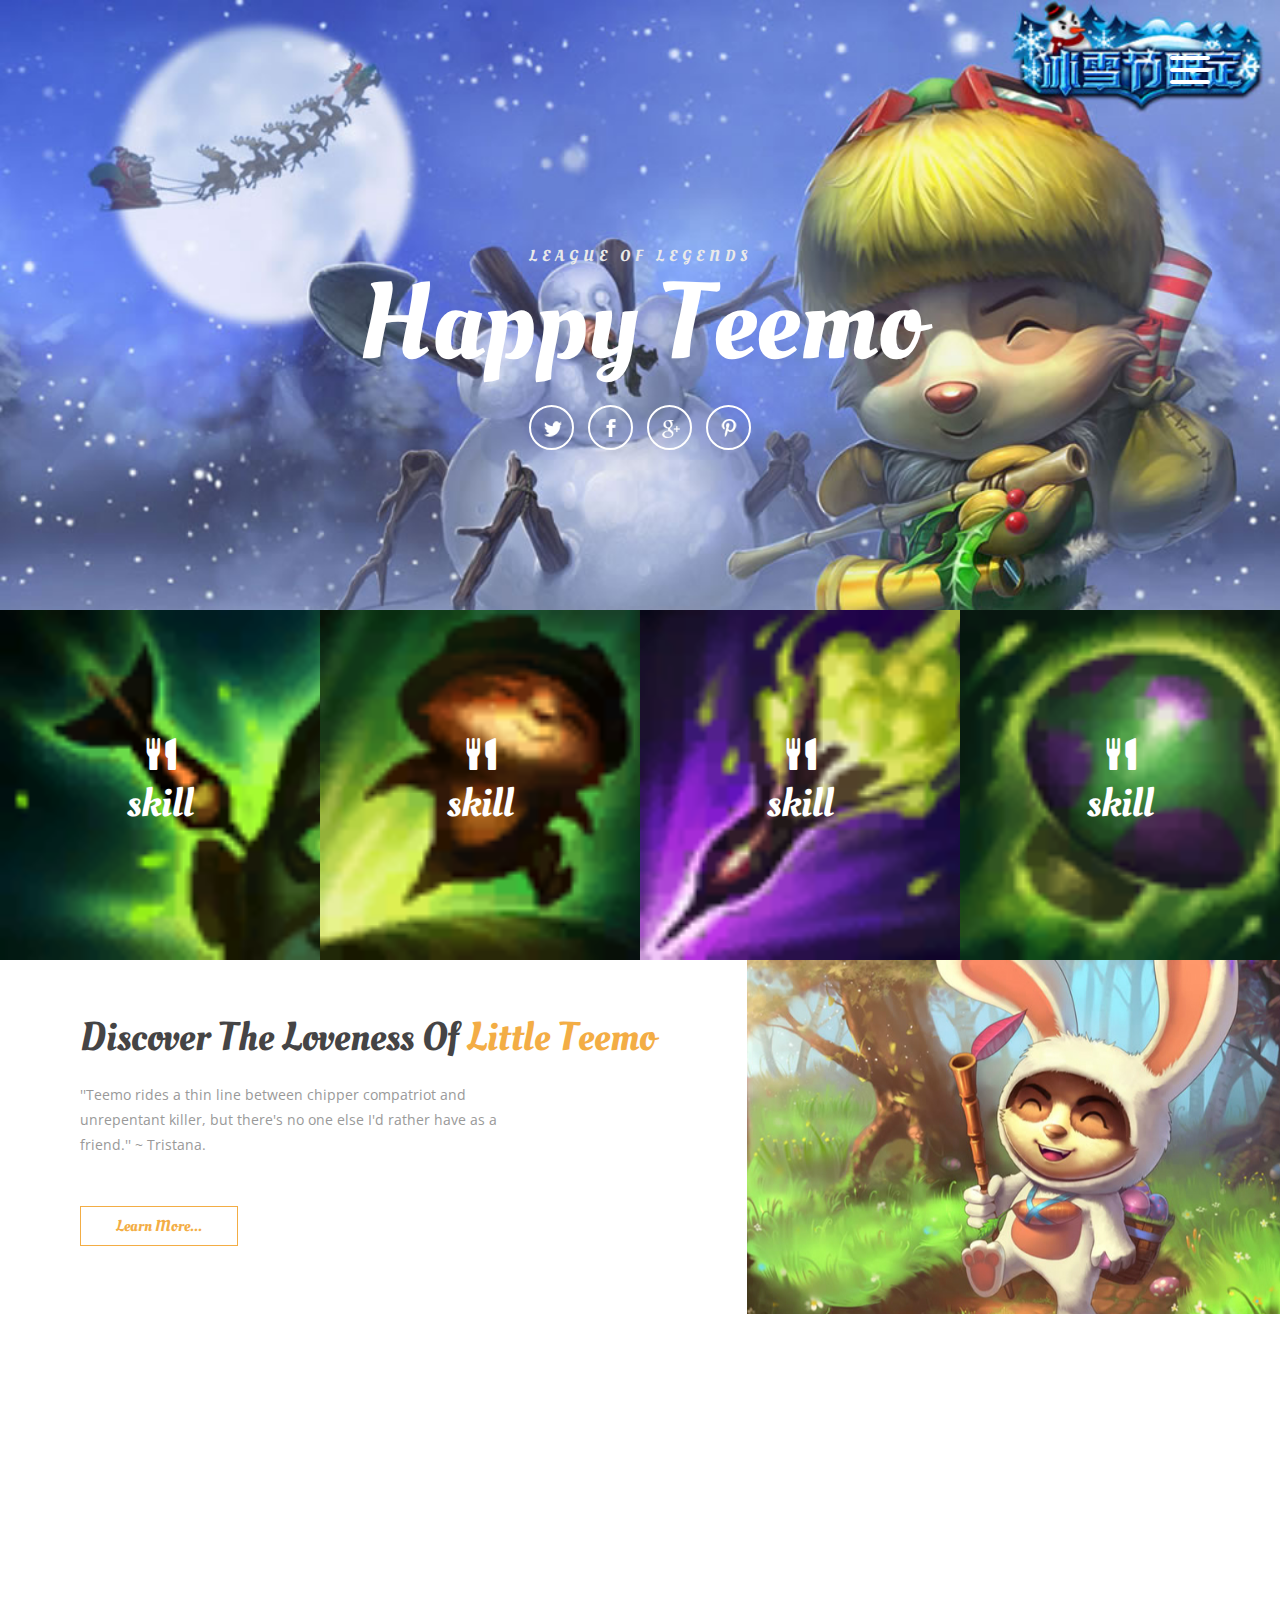
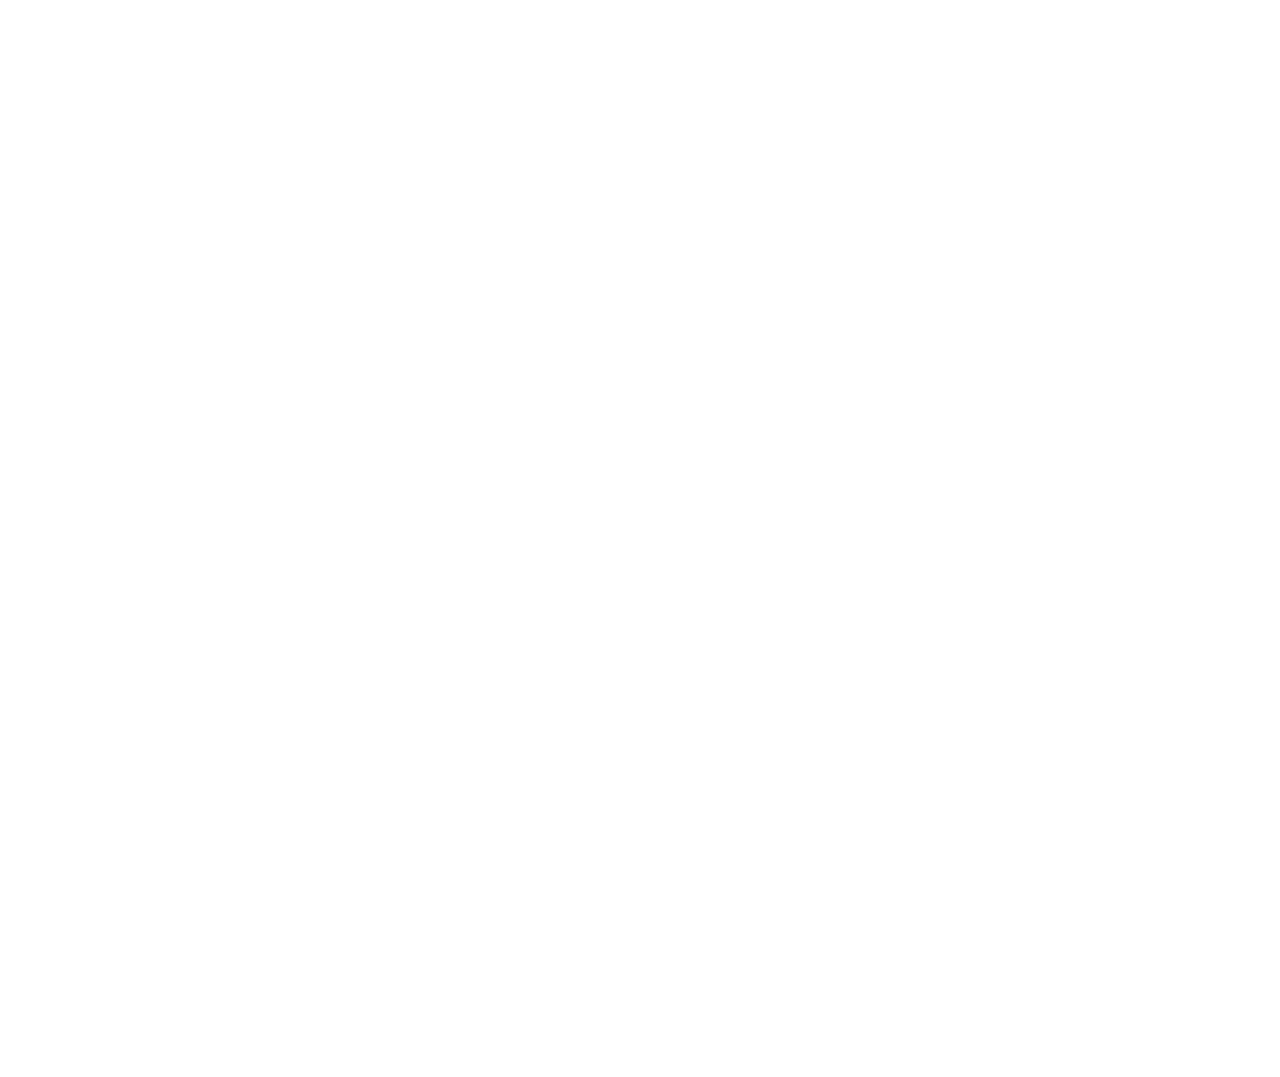
<file: index.html>
<!DOCTYPE html>
<html>
<head>
<title>Home</title>
<!-- for-mobile-apps -->
<meta name="viewport" content="width=device-width, initial-scale=1">
<meta http-equiv="Content-Type" content="text/html; charset=utf-8" />
<meta name="keywords" content="Happy Teemo Responsive web template, Bootstrap Web Templates, Flat Web Templates, Android Compatible web template, 
Smartphone Compatible web template, free webdesigns for Nokia, Samsung, LG, SonyEricsson, Motorola web design" />
<script type="application/x-javascript"> addEventListener("load", function() { setTimeout(hideURLbar, 0); }, false);
		function hideURLbar(){ window.scrollTo(0,1); } </script>
<!-- //for-mobile-apps -->
<link href="css/bootstrap.css" rel="stylesheet" type="text/css" media="all" />
<link href="css/style.css" rel="stylesheet" type="text/css" media="all" />
<!-- js -->
<script src="js/jquery-1.11.1.min.js"></script>
<!-- //js -->
<!-- animation-effect -->
<link href="css/animate.min.css" rel="stylesheet"> 
<script src="js/wow.min.js"></script>
<script>
 new WOW().init();
</script>
<!-- //animation-effect -->
<link href='https://fonts.googleapis.com/css?family=Oleo+Script:400,700' rel='stylesheet' type='text/css'>
<link href='https://fonts.googleapis.com/css?family=Open+Sans:400,300,300italic,400italic,600,600italic,700,700italic,800,800italic' rel='stylesheet' type='text/css'>
<!-- start-smooth-scrolling -->
<script type="text/javascript" src="js/move-top.js"></script>
<script type="text/javascript" src="js/easing.js"></script>
<script type="text/javascript">
	jQuery(document).ready(function($) {
		$(".scroll").click(function(event){		
			event.preventDefault();
			$('html,body').animate({scrollTop:$(this.hash).offset().top},1000);
		});
	});
</script>
<!-- start-smooth-scrolling -->
</head>
	
<body>
<!-- banner -->
	<div class="banner-figures">
		<div class="banner">
			<div class="container banner-drop">
				<div class="header">

					<div class="header-right">
						<nav>
						  <ul>
							<li class="active">
								<a href="index.html"><i class="glyphicon glyphicon-home" aria-hidden="true"></i><span>Home</span></a>
							</li>
							<li>
								<a href="about.html"><i class="glyphicon glyphicon-exclamation-sign" aria-hidden="true"></i><span>About</span></a>
							</li>
							<li>
								<a href="short-codes.html"><i class="glyphicon glyphicon-text-size" aria-hidden="true"></i><span>Short Codes</span></a>
							</li>
							<li>
								<a href="blog.html"><i class="glyphicon glyphicon-picture" aria-hidden="true"></i><span>Blog</span></a>
							</li>
							<li>
								<a href="mail.html"><i class="glyphicon glyphicon-envelope" aria-hidden="true"></i><span>Mail Us</span></a>
							</li>
						  </ul>
						</nav>
						<div class="menu-icon animated wow zoomIn" data-wow-duration="1000ms" data-wow-delay="800ms"><span></span></div>
					</div>
					<div class="clearfix"> </div>
				</div>
				<div class="logo animated wow bounceInDown" data-wow-duration="1000ms" data-wow-delay="500ms">
					<h1><a href="index.html"><span>League of Legends</span>Happy Teemo</a></h1>
				</div>
				<div class="social-icons animated wow bounceInDown" data-wow-duration="1000ms" data-wow-delay="800ms">
					<ul>
						<li><a href="#" class="twitter"></a></li>
						<li><a href="#" class="facebook"></a></li>
						<li><a href="#" class="google"></a></li>
						<li><a href="#" class="p"></a></li>
					</ul>
				</div>
			</div>
		</div>
			<script>
				(function($){
				  $(".menu-icon").on("click", function(){
						$(this).toggleClass("open");
						$(".container").toggleClass("nav-open");
						$("nav ul li").toggleClass("animate");
				  });
				  
				})(jQuery);
			</script>
	</div>
<!-- //banner -->
<!-- banner-bottom -->
	<div class="banner-bottom animated wow lightSpeedIn" data-wow-duration="1500ms" data-wow-delay="800ms">
		<ul id="flexiselDemo1">	
			<li>
				<div class="item item-sub">
					<div class="item1">
						<i class="glyphicon glyphicon-cutlery" aria-hidden="true"></i>
						<h3>skill</h3>
					</div>
					<div class="p-mask">
						<h4>Happy Teemo</h4>
						<p>Neque porro quisquam est, qui dolorem ipsum quia dolor sit
							amet, consectetur, adipisci velit.</p>
						<div class="social-icons">
							<ul>
								<li><a href="#" class="twitter"></a></li>
								<li><a href="#" class="facebook"></a></li>
								<li><a href="#" class="google"></a></li>
							</ul>
						</div>
					</div>
				</div>
			</li>
			<li>
				<div class="item item-sub1">
					<div class="item1">
						<i class="glyphicon glyphicon-cutlery" aria-hidden="true"></i>
						<h3>skill</h3>
					</div>
					<div class="p-mask">
						<h4>Happy Teemo</h4>
						<p>Neque porro quisquam est, qui dolorem ipsum quia dolor sit
							amet, consectetur, adipisci velit.</p>
						<div class="social-icons">
							<ul>
								<li><a href="#" class="twitter"></a></li>
								<li><a href="#" class="facebook"></a></li>
								<li><a href="#" class="google"></a></li>
							</ul>
						</div>
					</div>
				</div>
			</li>
			<li>
				<div class="item item-sub2">
					<div class="item1">
						<i class="glyphicon glyphicon-cutlery" aria-hidden="true"></i>
						<h3>skill</h3>
					</div>
					<div class="p-mask">
						<h4>Happy Teemo</h4>
						<p>Neque porro quisquam est, qui dolorem ipsum quia dolor sit
							amet, consectetur, adipisci velit.</p>
						<div class="social-icons">
							<ul>
								<li><a href="#" class="twitter"></a></li>
								<li><a href="#" class="facebook"></a></li>
								<li><a href="#" class="google"></a></li>
							</ul>
						</div>
					</div>
				</div>
			</li>
			<li>
				<div class="item item-sub3">
					<div class="item1">
						<i class="glyphicon glyphicon-cutlery" aria-hidden="true"></i>
						<h3>skill</h3>
					</div>
					<div class="p-mask">
						<h4>Happy Teemo</h4>
						<p>Neque porro quisquam est, qui dolorem ipsum quia dolor sit
							amet, consectetur, adipisci velit.</p>
						<div class="social-icons">
							<ul>
								<li><a href="#" class="twitter"></a></li>
								<li><a href="#" class="facebook"></a></li>
								<li><a href="#" class="google"></a></li>
							</ul>
						</div>
					</div>
				</div>
			</li>
		</ul>
			<script type="text/javascript">
				$(window).load(function() {
				$("#flexiselDemo1").flexisel({
					visibleItems: 4,
					animationSpeed: 1000,
					autoPlay: true,
					autoPlaySpeed: 3000,    		
					pauseOnHover: true,
					enableResponsiveBreakpoints: true,
					responsiveBreakpoints: { 
						portrait: { 
							changePoint:480,
							visibleItems: 1
						}, 
						landscape: { 
							changePoint:640,
							visibleItems: 2
						},
						tablet: { 
							changePoint:768,
							visibleItems: 3
						}
					}
				});
				
			 });
			</script>
			<script type="text/javascript" src="js/jquery.flexisel.js"></script>
	</div>
<!-- //banner-bottom -->
<!-- banner-bottom-grids -->
	<div class="banner-bottom-grids">
		<div class="col-md-7 banner-bottom-grid-left animated wow fadeInLeft" data-wow-duration="1000ms" data-wow-delay="500ms">
			<h2>Discover the loveness of <span>little teemo</span></h2>
			<p>''Teemo rides a thin line between chipper compatriot and unrepentant killer, but there's no one else I'd rather have as a friend.''

				~ Tristana.</p>
			<div class="more">
				<a href="single.html">Learn More...</a>
			</div>
		</div>
		<div class="col-md-5 banner-bottom-grid animated wow fadeInRight" data-wow-duration="1000ms" data-wow-delay="500ms">
			<img src="images/6.jpg" alt=" " class="img-responsive" />
			
		</div>
		<div class="clearfix"> </div>
	</div>
	<div class="banner-bottom-grids">
		<div class="col-md-4 banner-bottom-grid-sub animated wow fadeInLeft" data-wow-duration="1000ms" data-wow-delay="500ms">
			<img src="images/103.jpg" alt=" " class="img-responsive" />
			<div class="banner-bottom-grid-sub1">
				
			</div>
		</div>
		<div class="col-md-8 banner-bottom-grid-left1 animated wow fadeInLeft" data-wow-duration="1000ms" data-wow-delay="1000ms">
			<p>''Teemo rides a thin line between chipper compatriot and unrepentant killer, but there's no one else I'd rather have as a friend.''

				~ Tristana.</p>
		</div>
		<div class="clearfix"> </div>
	</div>
<!-- //banner-bottom-grids -->
<!-- footer-top -->
	<div class="footer-top animated wow zoomInDown" data-wow-duration="1000ms" data-wow-delay="800ms">
		<div class="container">
			<h3>Come Play With Me !</h3>
			<p>free download </p>
			<div class="more">
				<a href="mail.html">Contact Us</a>
			</div>
			<!-- <div class="footer-top-image">
				<img src="images/1.png" alt=" " class="img-responsive" />
			</div> -->
		</div>
	</div>
<!-- //footer-top -->
<!-- footer -->
	<div class="footer-copy animated wow bounceInDown" data-wow-duration="1000ms" data-wow-delay="800ms">
		<div class="container">
			<div class="footer-copy-grids">
				<div class="col-md-3 footer-copy-grid">
					<h3>About <span>LOL</span></h3>
					<img src="images/6.jpg" alt=" " class="img-responsive" />
					<p>But I must explain to you how all this mistaken idea of denouncing pleasure 
						and praising pain was born.</p>
				</div>
				<div class="col-md-3 footer-copy-grid">
					<h3>Contact <span>Us</span></h3>
					<form>
						<input type="text" value="Name" onfocus="this.value = '';" onblur="if (this.value == '') {this.value = 'Name';}" required="">
						<input type="email" value="Email" onfocus="this.value = '';" onblur="if (this.value == '') {this.value = 'Email';}" required="">
						<textarea type="text"  onfocus="this.value = '';" onblur="if (this.value == '') {this.value = 'Message...';}" required="">Message...</textarea>
						<input type="submit" value="Submit" >
					</form>
				</div>
				<div class="col-md-3 footer-copy-grid">
					<h3>Popular <span>Items</span></h3>
					<div class="footer-copy-grids">
						<div class="col-xs-4 footer-copy-grid1">
							<a href="single.html"><img src="images/1.png" alt=" " class="img-responsive" /></a>
						</div>
						<div class="col-xs-4 footer-copy-grid1">
							<a href="single.html"><img src="images/2.png" alt=" " class="img-responsive" /></a>
						</div>
						<div class="col-xs-4 footer-copy-grid1">
							<a href="single.html"><img src="images/3.png" alt=" " class="img-responsive" /></a>
						</div>
						<div class="clearfix"> </div>
					</div>
					<div class="footer-copy-grids">
						<div class="col-xs-4 footer-copy-grid1">
							<a href="single.html"><img src="images/4.png" alt=" " class="img-responsive" /></a>
						</div>
						<div class="col-xs-4 footer-copy-grid1">
							<a href="single.html"><img src="images/3.png" alt=" " class="img-responsive" /></a>
						</div>
						<div class="col-xs-4 footer-copy-grid1">
							<a href="single.html"><img src="images/2.png" alt=" " class="img-responsive" /></a>
						</div>
						<div class="clearfix"> </div>
					</div>
				</div>
				<div class="col-md-3 footer-copy-grid">
					<h3>Navigation</h3>
					<ul>
						<li><a href="mail.html">Mail Us</a></li>
						<li><a href="blog.html">Blog</a></li>
						<li><a href="about.html">About Us</a></li>
						<li><a href="short-codes.html">Short Codes</a></li>
					</ul>
				</div>
				<div class="clearfix"> </div>
			</div>
		</div>
	</div>
	<div class="footer animated wow bounce" data-wow-duration="1000ms" data-wow-delay="800ms">
		<div class="container">
			<p>Copyright &copy; 2016.Company name All rights reserved.More Templates <a href="http://www.cssmoban.com/" target="_blank" title="模板之家">模板之家</a> - Collect from <a href="http://www.cssmoban.com/" title="网页模板" target="_blank">网页模板</a></p>
		</div>
	</div>
<!-- //footer -->
<!-- here stars scrolling icon -->
	<script type="text/javascript">
		$(document).ready(function() {
			/*
				var defaults = {
				containerID: 'toTop', // fading element id
				containerHoverID: 'toTopHover', // fading element hover id
				scrollSpeed: 1200,
				easingType: 'linear' 
				};
			*/
								
			$().UItoTop({ easingType: 'easeOutQuart' });
								
			});
	</script>
<!-- //here ends scrolling icon -->
<audio src= "images/1.mp3"
autoplay="autoplay">
</body>
</html>
</file>
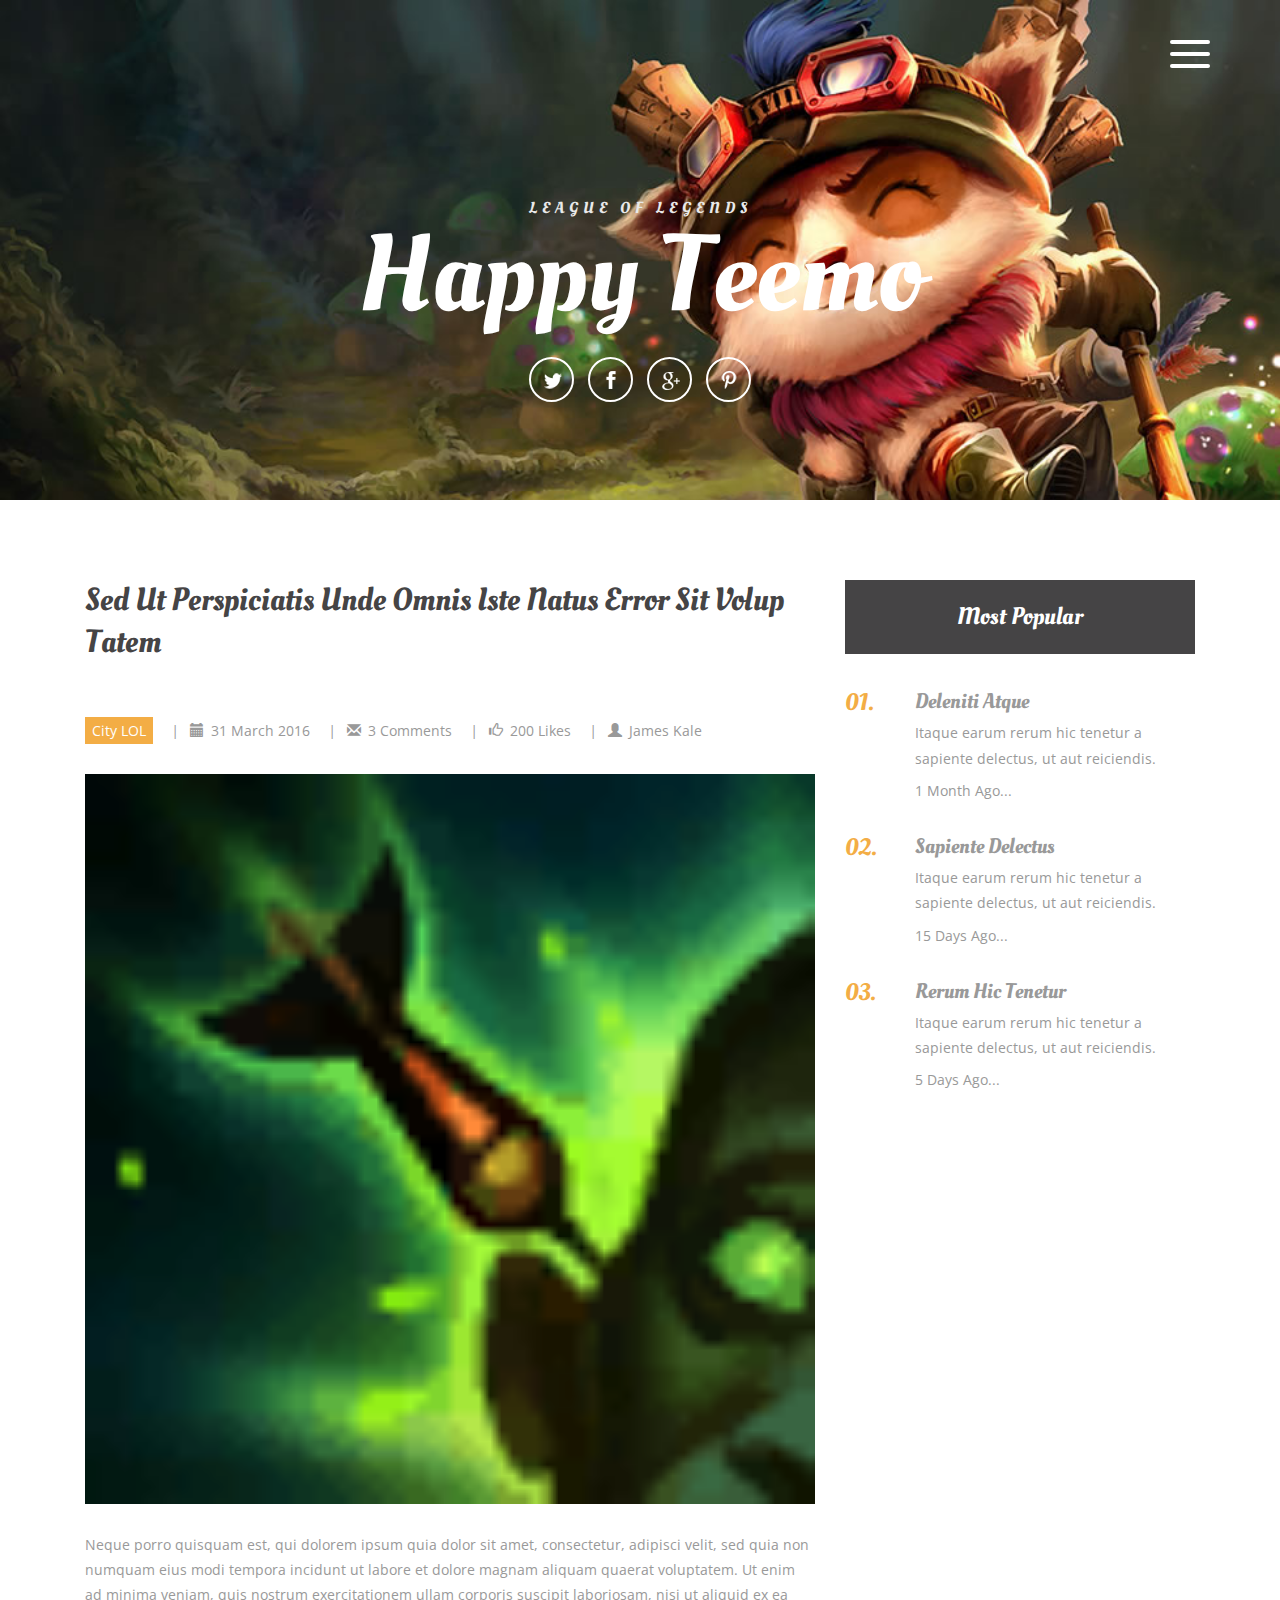
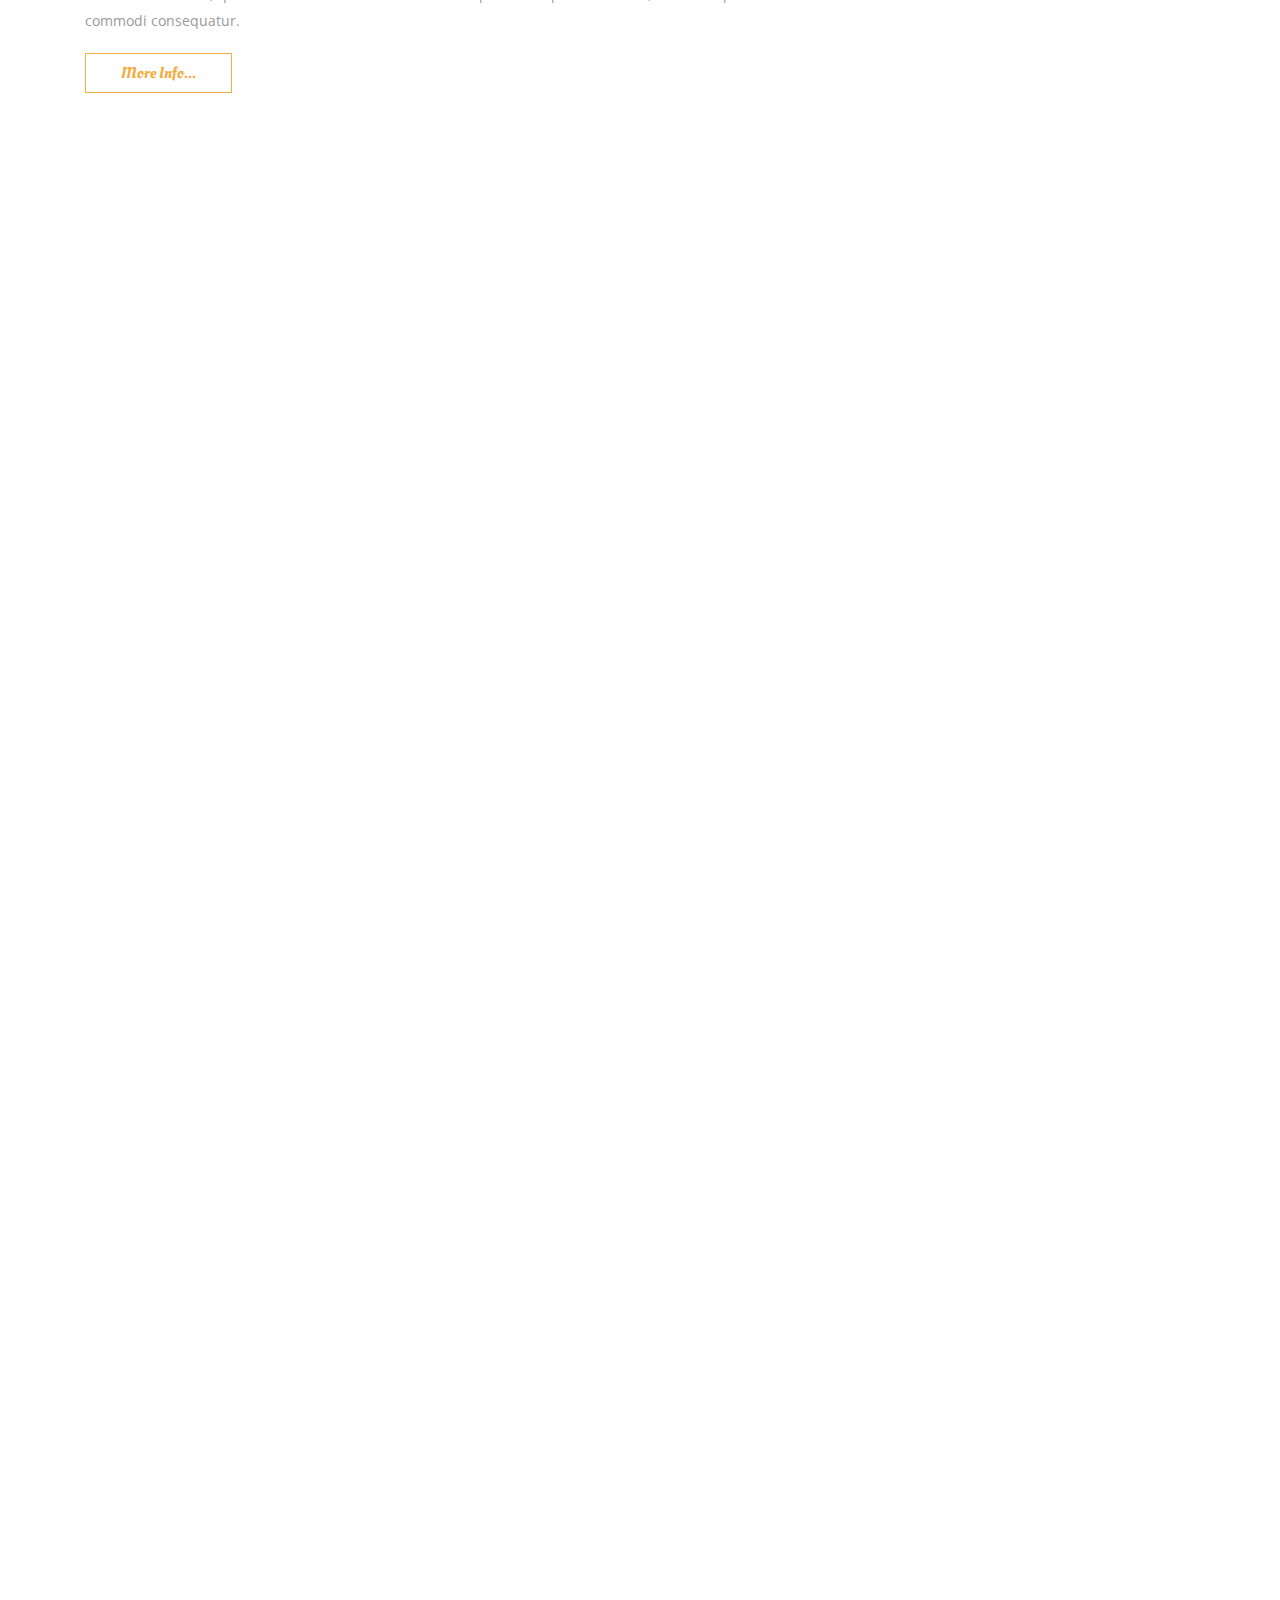
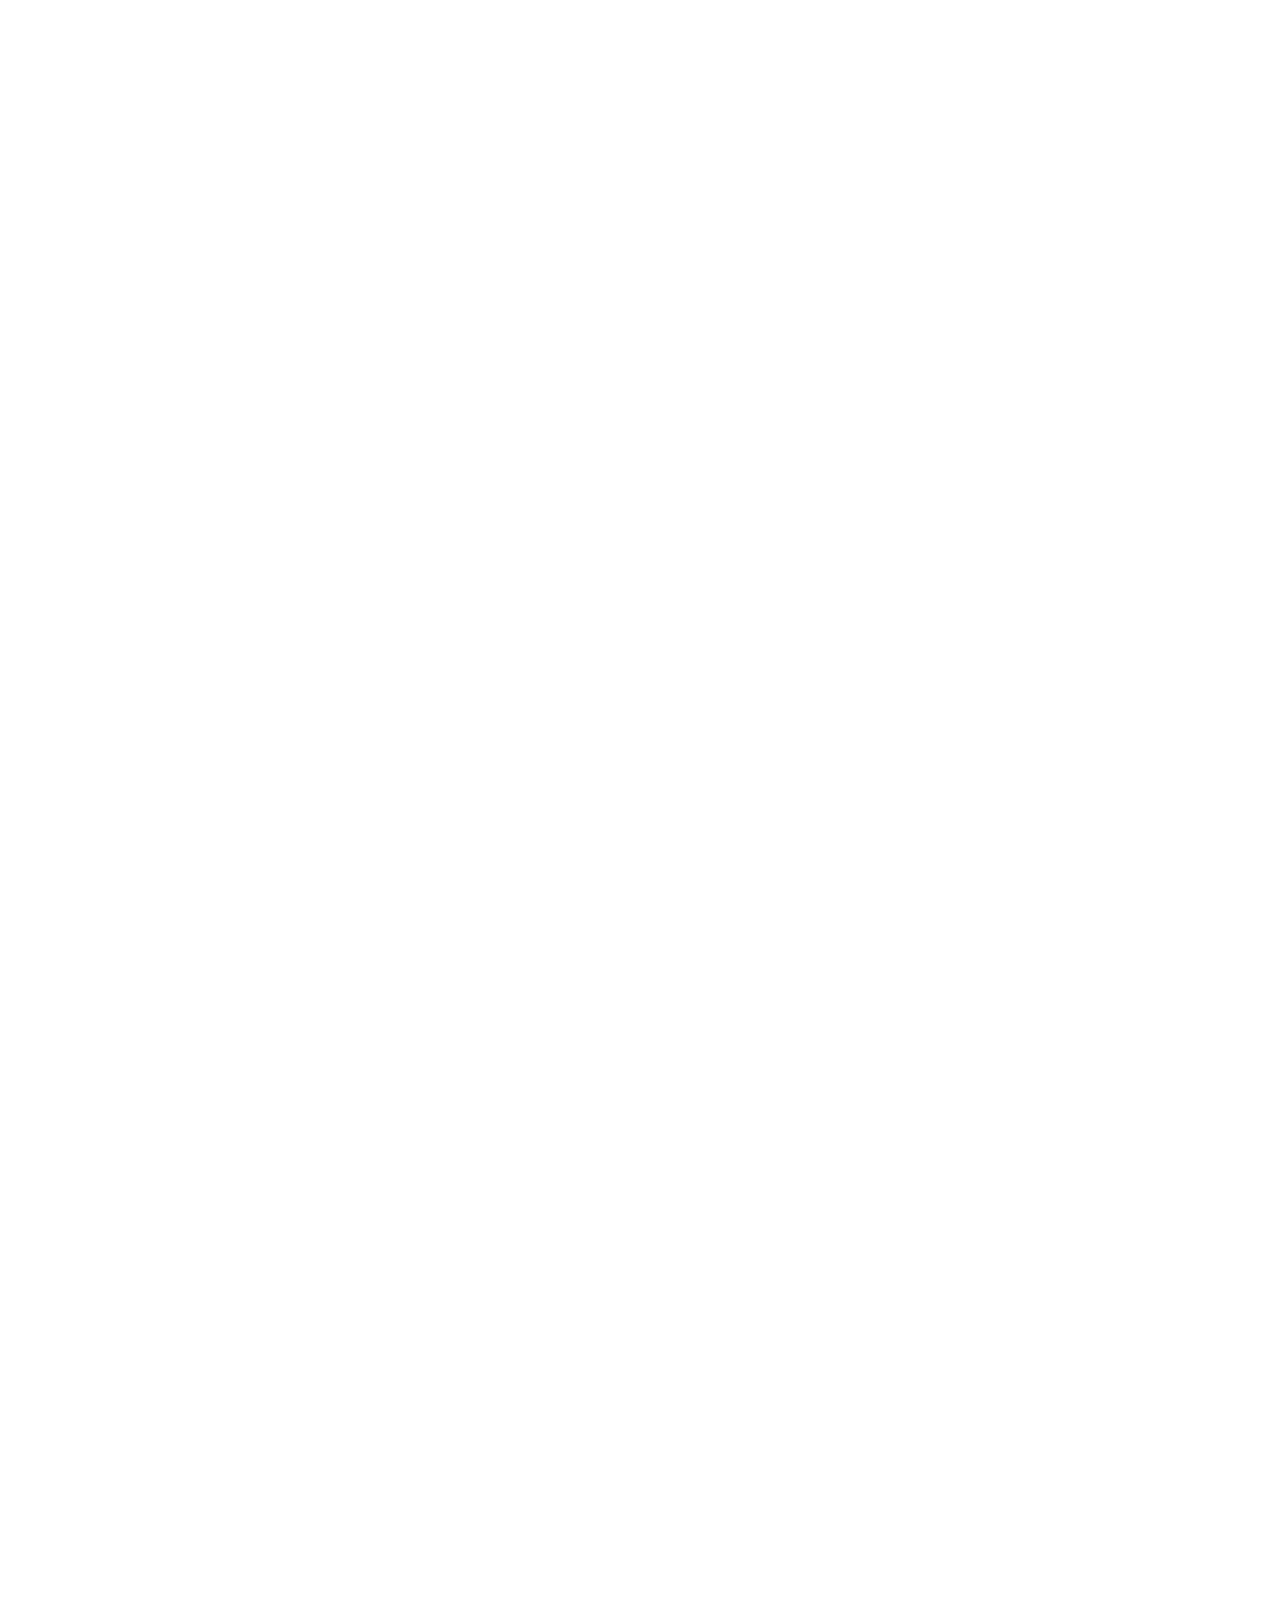
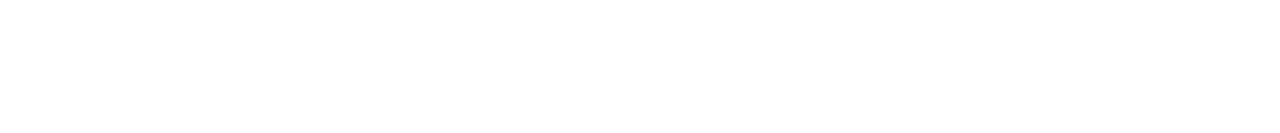
<file: blog.html>
<!DOCTYPE html>
<html>
<head>
<title>Blog</title>
<!-- for-mobile-apps -->
<meta name="viewport" content="width=device-width, initial-scale=1">
<meta http-equiv="Content-Type" content="text/html; charset=utf-8" />
<meta name="keywords" content="Happy Teemo Responsive web template, Bootstrap Web Templates, Flat Web Templates, Android Compatible web template, 
Smartphone Compatible web template, free webdesigns for Nokia, Samsung, LG, SonyEricsson, Motorola web design" />
<script type="application/x-javascript"> addEventListener("load", function() { setTimeout(hideURLbar, 0); }, false);
		function hideURLbar(){ window.scrollTo(0,1); } </script>
<!-- //for-mobile-apps -->
<link href="css/bootstrap.css" rel="stylesheet" type="text/css" media="all" />
<link href="css/style.css" rel="stylesheet" type="text/css" media="all" />
<!-- js -->
<script src="js/jquery-1.11.1.min.js"></script>
<!-- //js -->
<!-- animation-effect -->
<link href="css/animate.min.css" rel="stylesheet"> 
<script src="js/wow.min.js"></script>
<script>
 new WOW().init();
</script>
<!-- //animation-effect -->
<link href='https://fonts.googleapis.com/css?family=Oleo+Script:400,700' rel='stylesheet' type='text/css'>
<link href='https://fonts.googleapis.com/css?family=Open+Sans:400,300,300italic,400italic,600,600italic,700,700italic,800,800italic' rel='stylesheet' type='text/css'>
<!-- start-smooth-scrolling -->
<script type="text/javascript" src="js/move-top.js"></script>
<script type="text/javascript" src="js/easing.js"></script>
<script type="text/javascript">
	jQuery(document).ready(function($) {
		$(".scroll").click(function(event){		
			event.preventDefault();
			$('html,body').animate({scrollTop:$(this.hash).offset().top},1000);
		});
	});
</script>
<!-- start-smooth-scrolling -->
</head>
	
<body>
<!-- banner -->
	<div class="banner-figures">
		<div class="banner1">
			<div class="container banner-drop">
				<div class="header header1">

					<div class="header-right header-right1">
						<nav>
						  <ul>
							<li>
								<a href="index.html"><i class="glyphicon glyphicon-home" aria-hidden="true"></i><span>Home</span></a>
							</li>
							<li>
								<a href="about.html"><i class="glyphicon glyphicon-exclamation-sign" aria-hidden="true"></i><span>About</span></a>
							</li>
							<li>
								<a href="short-codes.html"><i class="glyphicon glyphicon-text-size" aria-hidden="true"></i><span>Short Codes</span></a>
							</li>
							<li class="active">
								<a href="blog.html"><i class="glyphicon glyphicon-picture" aria-hidden="true"></i><span>Blog</span></a>
							</li>
							<li>
								<a href="mail.html"><i class="glyphicon glyphicon-envelope" aria-hidden="true"></i><span>Mail Us</span></a>
							</li>
						  </ul>
						</nav>
						<div class="menu-icon animated wow zoomIn" data-wow-duration="1000ms" data-wow-delay="800ms"><span></span></div>
					</div>
					<div class="clearfix"> </div>
				</div>
				<div class="logo animated wow bounceInDown" data-wow-duration="1000ms" data-wow-delay="500ms">
					<h1><a href="index.html"><span>League of Legends</span>Happy Teemo</a></h1>
				</div>
				<div class="social-icons animated wow bounceInDown" data-wow-duration="1000ms" data-wow-delay="800ms">
					<ul>
						<li><a href="#" class="twitter"></a></li>
						<li><a href="#" class="facebook"></a></li>
						<li><a href="#" class="google"></a></li>
						<li><a href="#" class="p"></a></li>
					</ul>
				</div>
			</div>
		</div>
			<script>
				(function($){
				  $(".menu-icon").on("click", function(){
						$(this).toggleClass("open");
						$(".container").toggleClass("nav-open");
						$("nav ul li").toggleClass("animate");
				  });
				  
				})(jQuery);
			</script>
	</div>
<!-- //banner -->
<!-- blog -->
	<div class="blog">
		<div class="container">
			<div class="col-md-8 blog-left">
				<div class="comments-list hover14 column animated wow fadeInUp" data-wow-duration="1200ms" data-wow-delay="500ms">
					<h3><a href="single.html">Sed ut perspiciatis unde omnis iste natus error sit volup tatem</a></h3>
					<ul>
						<li><a href="single.html" class="bake">City LOL</a> <i>|</i></li>
						<li><span class="glyphicon glyphicon-calendar" aria-hidden="true"></span>31 March 2016 <i>|</i></li>
						<li><a href="#"><span class="glyphicon glyphicon-envelope" aria-hidden="true"></span>3 Comments</a> <i>|</i></li>
						<li><a href="#"><span class="glyphicon glyphicon-thumbs-up" aria-hidden="true"></span>200 Likes</a> <i>|</i></li>
						<li><a href="#"><span class="glyphicon glyphicon-user" aria-hidden="true"></span>James Kale</a></li>
					</ul>
					<div>
						<figure><a href="single.html"><img src="images/1.png" alt=" " class="img-responsive" /></a></figure>
					</div>
					<p>Neque porro quisquam est, qui dolorem ipsum quia dolor sit amet, consectetur, 
						adipisci velit, sed quia non numquam eius modi tempora incidunt ut labore et dolore 
						magnam aliquam quaerat voluptatem. Ut enim ad minima veniam, quis nostrum 
						exercitationem ullam corporis suscipit laboriosam, nisi ut aliquid ex ea commodi 
						consequatur.</p>
					<div class="more">
						<a href="single.html">More Info...</a>
					</div>
				</div>
				<div class="comments-list hover14 column animated wow fadeInUp" data-wow-duration="1200ms" data-wow-delay="500ms">
					<h3><a href="single.html">Quis autem vel eum iure reprehe ea voluptate velit esse quam nihi</a></h3>
					<ul>
						<li><a href="single.html" class="bake">City LOL</a> <i>|</i></li>
						<li><span class="glyphicon glyphicon-calendar" aria-hidden="true"></span>31 March 2016 <i>|</i></li>
						<li><span class="glyphicon glyphicon-envelope" aria-hidden="true"></span><a href="single.html">3 Comments</a> <i>|</i></li>
						<li><a href="single.html"><span class="glyphicon glyphicon-thumbs-up" aria-hidden="true"></span>200 Likes</a> <i>|</i></li>
						<li><a href="single.html"><span class="glyphicon glyphicon-user" aria-hidden="true"></span>James Kale</a></li>
					</ul>
					<div>
						<figure><a href="single.html"><img src="images/2.png" alt=" " class="img-responsive" /></a></figure>
					</div>
					<p>Neque porro quisquam est, qui dolorem ipsum quia dolor sit amet, consectetur, 
						adipisci velit, sed quia non numquam eius modi tempora incidunt ut labore et dolore 
						magnam aliquam quaerat voluptatem. Ut enim ad minima veniam, quis nostrum 
						exercitationem ullam corporis suscipit laboriosam, nisi ut aliquid ex ea commodi 
						consequatur.</p>
					<div class="more">
						<a href="single.html">More Info...</a>
					</div>
				</div>
				<div class="comments-list hover14 column animated wow fadeInUp" data-wow-duration="1200ms" data-wow-delay="500ms">
					<h3><a href="single.html">At vero eos et accusamus et iusto odio dignissimos ducimus qui</a></h3>
					<ul>
						<li><a href="single.html" class="bake">City LOL</a> <i>|</i></li>
						<li><span class="glyphicon glyphicon-calendar" aria-hidden="true"></span>31 March 2016 <i>|</i></li>
						<li><span class="glyphicon glyphicon-envelope" aria-hidden="true"></span><a href="single.html">3 Comments</a> <i>|</i></li>
						<li><a href="single.html"><span class="glyphicon glyphicon-thumbs-up" aria-hidden="true"></span>200 Likes</a> <i>|</i></li>
						<li><a href="single.html"><span class="glyphicon glyphicon-user" aria-hidden="true"></span>James Kale</a></li>
					</ul>
					<div>
						<figure><a href="single.html"><img src="images/5.jpg" alt=" " class="img-responsive" /></a></figure>
					</div>
					<p>Neque porro quisquam est, qui dolorem ipsum quia dolor sit amet, consectetur, 
						adipisci velit, sed quia non numquam eius modi tempora incidunt ut labore et dolore 
						magnam aliquam quaerat voluptatem. Ut enim ad minima veniam, quis nostrum 
						exercitationem ullam corporis suscipit laboriosam, nisi ut aliquid ex ea commodi 
						consequatur.</p>
					<div class="more">
						<a href="single.html">More Info...</a>
					</div>
				</div>
				<nav>
				  <ul class="pagination paging animated wow fadeInUp" data-wow-duration="1200ms" data-wow-delay="500ms">
					<li>
					  <a href="#" aria-label="Previous">
						<span aria-hidden="true">&laquo;</span>
					  </a>
					</li>
					<li><a href="#">1</a></li>
					<li><a href="#">2</a></li>
					<li><a href="#">3</a></li>
					<li><a href="#">4</a></li>
					<li><a href="#">5</a></li>
					<li>
					  <a href="#" aria-label="Next">
						<span aria-hidden="true">&raquo;</span>
					  </a>
					</li>
				  </ul>
				</nav>
			</div>
			<div class="col-md-4 blog-right">
				<div class="popular animated wow fadeInUp" data-wow-duration="1200ms" data-wow-delay="500ms">
					<h3>Most Popular</h3>
					<div class="popular-grid">
						<div class="popular-left">
							<h4>01.</h4>
						</div>
						<div class="popular-right">
							<h5><a href="single.html">deleniti atque</a></h5>
							<p>Itaque earum rerum hic tenetur a sapiente delectus, ut aut 
								reiciendis.<span>1 Month Ago...</span></p>
						</div>
						<div class="clearfix"> </div>
					</div>
					<div class="popular-grid">
						<div class="popular-left">
							<h4>02.</h4>
						</div>
						<div class="popular-right">
							<h5><a href="single.html">sapiente delectus</a></h5>
							<p>Itaque earum rerum hic tenetur a sapiente delectus, ut aut 
								reiciendis.<span>15 Days Ago...</span></p>
						</div>
						<div class="clearfix"> </div>
					</div>
					<div class="popular-grid">
						<div class="popular-left">
							<h4>03.</h4>
						</div>
						<div class="popular-right">
							<h5><a href="single.html">rerum hic tenetur</a></h5>
							<p>Itaque earum rerum hic tenetur a sapiente delectus, ut aut 
								reiciendis.<span>5 Days Ago...</span></p>
						</div>
						<div class="clearfix"> </div>
					</div>
				</div>
				<div class="subscribe animated wow fadeInUp" data-wow-duration="1200ms" data-wow-delay="500ms">
					<h3>Subscribe</h3>
					<p>Subscribe for daily varieties of Tristana.</p>
					<form>
						<input type="email" value="Email" onfocus="this.value = '';" onblur="if (this.value == '') {this.value = 'Email';}" required="">
						<input type="submit" value="Submit" >
					</form>
				</div>
				<div class="categories animated wow fadeInUp" data-wow-duration="1200ms" data-wow-delay="500ms">
					<h3>Categories</h3>
					<ul>
						<li><a href="single.html">tenetur a sapiente delectus</a></li>
						<li><a href="single.html">Itaque earum rerum hic tenetur</a></li>
						<li><a href="single.html">qui dolorem eum fugiat quo</a></li>
						<li><a href="single.html">voluptas a asperiores delectus</a></li>
						<li><a href="single.html">perferendis doloribus repellat</a></li>
						<li><a href="single.html">eligendi optio cumque nihil</a></li>
					</ul>
				</div>
				<div class="instagram animated wow fadeInUp" data-wow-duration="1200ms" data-wow-delay="500ms">
					<h2>Instagram Posts</h2>
					<div class="instagram-grids">
						<div class="instagram-grid">
							<a href="single.html"><img src="images/1.png" alt=" " class="img-responsive" /></a>
						</div>
						<div class="instagram-grid">
							<a href="single.html"><img src="images/2.png" alt=" " class="img-responsive" /></a>
						</div>
						<div class="instagram-grid">
							<a href="single.html"><img src="images/3.png" alt=" " class="img-responsive" /></a>
						</div>
						<div class="instagram-grid">
							<a href="single.html"><img src="images/4.png" alt=" " class="img-responsive" /></a>
						</div>
						<div class="instagram-grid">
							<a href="single.html"><img src="images/5.jpg" alt=" " class="img-responsive" /></a>
						</div>
						<div class="instagram-grid">
							<a href="single.html"><img src="images/1.png" alt=" " class="img-responsive" /></a>
						</div>
						<div class="clearfix"> </div>
					</div>
				</div>
				<div class="tags animated wow fadeInUp" data-wow-duration="1200ms" data-wow-delay="500ms">
					<h3>Recent Tags</h3>
					<ul>
						<li>
							<a href="single.html">Tristana</a>
						</li>
						<li>
							<a href="single.html">skill</a>
						</li>
						<li>
							<a href="single.html">LOL</a>
						</li>
						<li>
							<a href="single.html">mushroom</a>
						</li>
						<li>
							<a href="single.html">veigar</a>
						</li>
						<li>
							<a href="single.html">Tristana</a>
						</li>
						<li>
							<a href="single.html">skill</a>
						</li>
						<li>
							<a href="single.html">LOL</a>
						</li>
						<li>
							<a href="single.html">mushroom</a>
						</li>
						<li>
							<a href="single.html">Tristana</a>
						</li>
						<li>
							<a href="single.html">skill</a>
						</li>
						<li>
							<a href="single.html">LOL</a>
						</li>
						<li>
							<a href="single.html">mushroom</a>
						</li>
						<li>
							<a href="single.html">Veigar</a>
						</li>
					</ul>
				</div>
			</div>
			<div class="clearfix"> </div>
		</div>
	</div>
<!-- //blog -->
<!-- footer-top -->
	<div class="footer-top animated wow zoomInDown" data-wow-duration="1000ms" data-wow-delay="800ms">
		<div class="container">
			<h3>Come Play With Me !</h3>
			<p>Request a free estimate from our <span>toll free</span> number</p>
			<div class="more">
				<a href="mail.html">Contact Us</a>
			</div>
			<!-- <div class="footer-top-image">
				<img src="images/1.png" alt=" " class="img-responsive" />
			</div> -->
		</div>
	</div>
<!-- //footer-top -->
<!-- footer -->
	<div class="footer-copy animated wow bounceInDown" data-wow-duration="1000ms" data-wow-delay="800ms">
		<div class="container">
			<div class="footer-copy-grids">
				<div class="col-md-3 footer-copy-grid">
					<h3>About <span>LOL</span></h3>
					<img src="images/6.jpg" alt=" " class="img-responsive" />
					<p>But I must explain to you how all this mistaken idea of denouncing pleasure 
						and praising pain was born.</p>
				</div>
				<div class="col-md-3 footer-copy-grid">
					<h3>Contact <span>Us</span></h3>
					<form>
						<input type="text" value="Name" onfocus="this.value = '';" onblur="if (this.value == '') {this.value = 'Name';}" required="">
						<input type="email" value="Email" onfocus="this.value = '';" onblur="if (this.value == '') {this.value = 'Email';}" required="">
						<textarea type="text"  onfocus="this.value = '';" onblur="if (this.value == '') {this.value = 'Message...';}" required="">Message...</textarea>
						<input type="submit" value="Submit" >
					</form>
				</div>
				<div class="col-md-3 footer-copy-grid">
					<h3>Popular <span>Items</span></h3>
					<div class="footer-copy-grids">
						<div class="col-xs-4 footer-copy-grid1">
							<a href="single.html"><img src="images/1.png" alt=" " class="img-responsive" /></a>
						</div>
						<div class="col-xs-4 footer-copy-grid1">
							<a href="single.html"><img src="images/2.png" alt=" " class="img-responsive" /></a>
						</div>
						<div class="col-xs-4 footer-copy-grid1">
							<a href="single.html"><img src="images/3.png" alt=" " class="img-responsive" /></a>
						</div>
						<div class="clearfix"> </div>
					</div>
					<div class="footer-copy-grids">
						<div class="col-xs-4 footer-copy-grid1">
							<a href="single.html"><img src="images/4.png" alt=" " class="img-responsive" /></a>
						</div>
						<div class="col-xs-4 footer-copy-grid1">
							<a href="single.html"><img src="images/5.jpg" alt=" " class="img-responsive" /></a>
						</div>
						<div class="col-xs-4 footer-copy-grid1">
							<a href="single.html"><img src="images/2.png" alt=" " class="img-responsive" /></a>
						</div>
						<div class="clearfix"> </div>
					</div>
				</div>
				<div class="col-md-3 footer-copy-grid">
					<h3>Navigation</h3>
					<ul>
						<li><a href="mail.html">Mail Us</a></li>
						<li><a href="blog.html">Blog</a></li>
						<li><a href="about.html">About Us</a></li>
						<li><a href="short-codes.html">Short Codes</a></li>
					</ul>
				</div>
				<div class="clearfix"> </div>
			</div>
		</div>
	</div>
	<div class="footer animated wow bounce" data-wow-duration="1000ms" data-wow-delay="800ms">
		<div class="container">
			<p>Copyright &copy; 2016.Company name All rights reserved.More Templates <a href="http://www.cssmoban.com/" target="_blank" title="模板之家">模板之家</a> - Collect from <a href="http://www.cssmoban.com/" title="网页模板" target="_blank">网页模板</a></p>
		</div>
	</div>
<!-- //footer -->
<!-- here stars scrolling icon -->
	<script type="text/javascript">
		$(document).ready(function() {
			/*
				var defaults = {
				containerID: 'toTop', // fading element id
				containerHoverID: 'toTopHover', // fading element hover id
				scrollSpeed: 1200,
				easingType: 'linear' 
				};
			*/
								
			$().UItoTop({ easingType: 'easeOutQuart' });
								
			});
	</script>
<!-- //here ends scrolling icon -->
</body>
</html>
</file>
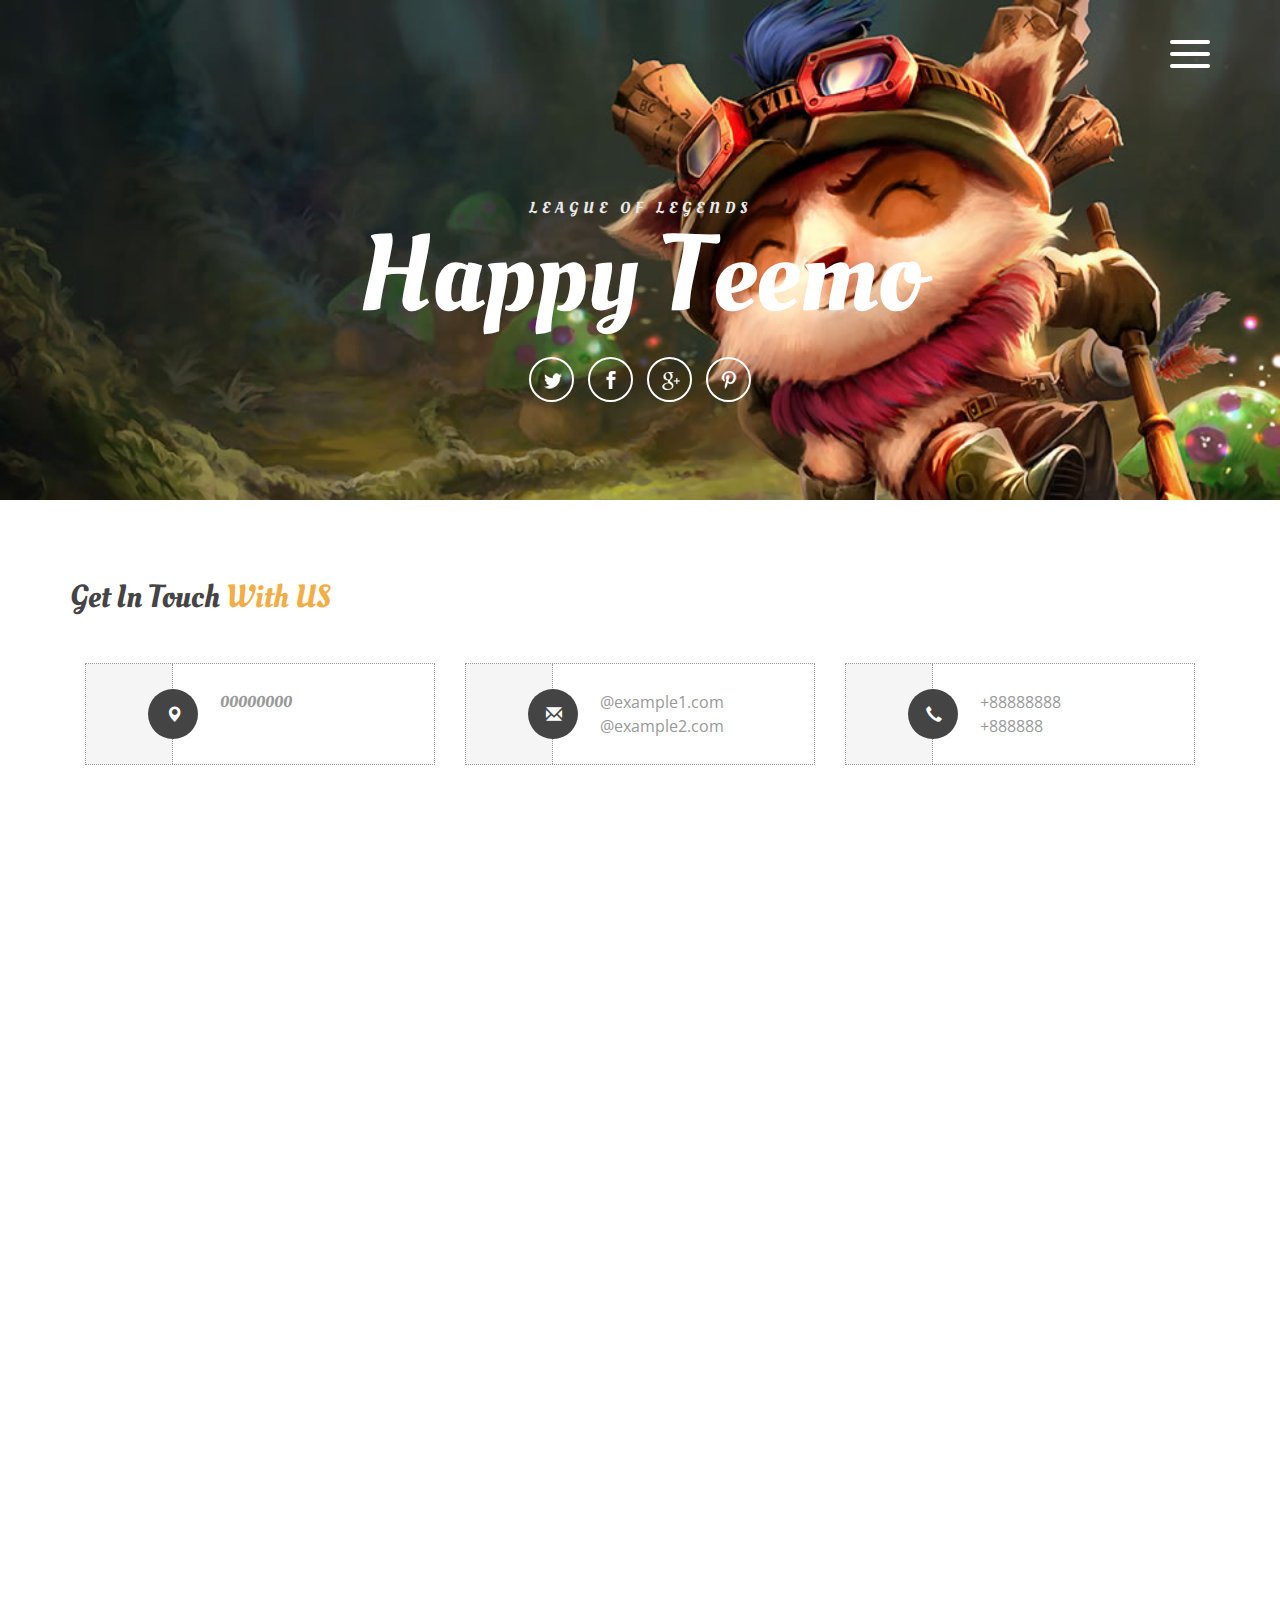
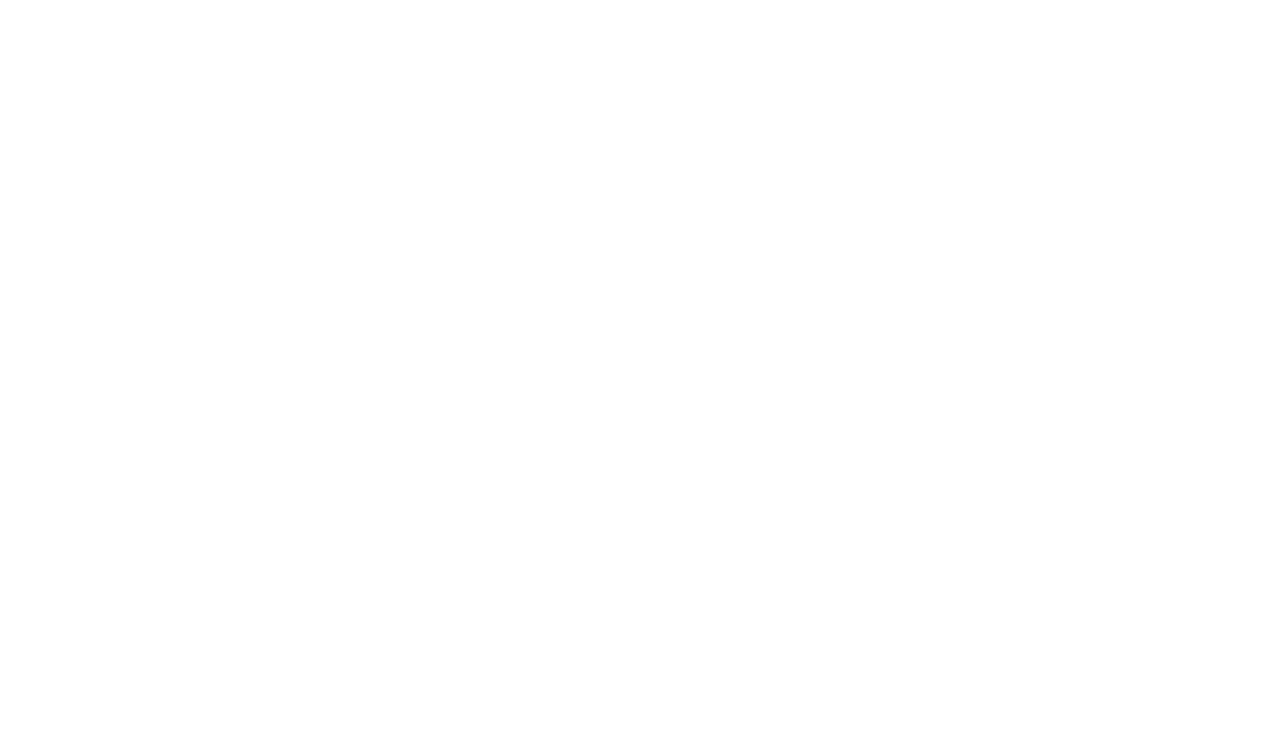
<file: mail.html>
<!DOCTYPE html>
<html>
<head>
<title>Mail Us</title>
<!-- for-mobile-apps -->
<meta name="viewport" content="width=device-width, initial-scale=1">
<meta http-equiv="Content-Type" content="text/html; charset=utf-8" />
<meta name="keywords" content="Happy Teemo Responsive web template, Bootstrap Web Templates, Flat Web Templates, Android Compatible web template, 
Smartphone Compatible web template, free webdesigns for Nokia, Samsung, LG, SonyEricsson, Motorola web design" />
<script type="application/x-javascript"> addEventListener("load", function() { setTimeout(hideURLbar, 0); }, false);
		function hideURLbar(){ window.scrollTo(0,1); } </script>
<!-- //for-mobile-apps -->
<link href="css/bootstrap.css" rel="stylesheet" type="text/css" media="all" />
<link href="css/style.css" rel="stylesheet" type="text/css" media="all" />
<!-- js -->
<script src="js/jquery-1.11.1.min.js"></script>
<!-- //js -->
<!-- animation-effect -->
<link href="css/animate.min.css" rel="stylesheet"> 
<script src="js/wow.min.js"></script>
<script>
 new WOW().init();
</script>
<!-- //animation-effect -->
<link href='https://fonts.googleapis.com/css?family=Oleo+Script:400,700' rel='stylesheet' type='text/css'>
<link href='https://fonts.googleapis.com/css?family=Open+Sans:400,300,300italic,400italic,600,600italic,700,700italic,800,800italic' rel='stylesheet' type='text/css'>
<!-- start-smooth-scrolling -->
<script type="text/javascript" src="js/move-top.js"></script>
<script type="text/javascript" src="js/easing.js"></script>
<script type="text/javascript">
	jQuery(document).ready(function($) {
		$(".scroll").click(function(event){		
			event.preventDefault();
			$('html,body').animate({scrollTop:$(this.hash).offset().top},1000);
		});
	});
</script>
<!-- start-smooth-scrolling -->
</head>
	
<body>
<!-- banner -->
	<div class="banner-figures">
		<div class="banner1">
			<div class="container banner-drop">
				<div class="header header1">

					<div class="header-right header-right1">
						<nav>
						  <ul>
							<li>
								<a href="index.html"><i class="glyphicon glyphicon-home" aria-hidden="true"></i><span>Home</span></a>
							</li>
							<li>
								<a href="about.html"><i class="glyphicon glyphicon-exclamation-sign" aria-hidden="true"></i><span>About</span></a>
							</li>
							<li>
								<a href="short-codes.html"><i class="glyphicon glyphicon-text-size" aria-hidden="true"></i><span>Short Codes</span></a>
							</li>
							<li>
								<a href="blog.html"><i class="glyphicon glyphicon-picture" aria-hidden="true"></i><span>Blog</span></a>
							</li>
							<li class="active">
								<a href="mail.html"><i class="glyphicon glyphicon-envelope" aria-hidden="true"></i><span>Mail Us</span></a>
							</li>
						  </ul>
						</nav>
						<div class="menu-icon animated wow zoomIn" data-wow-duration="1000ms" data-wow-delay="800ms"><span></span></div>
					</div>
					<div class="clearfix"> </div>
				</div>
				<div class="logo animated wow bounceInDown" data-wow-duration="1000ms" data-wow-delay="500ms">
					<h1><a href="index.html"><span>League of Legends</span>Happy Teemo</a></h1>
				</div>
				<div class="social-icons animated wow bounceInDown" data-wow-duration="1000ms" data-wow-delay="800ms">
					<ul>
						<li><a href="#" class="twitter"></a></li>
						<li><a href="#" class="facebook"></a></li>
						<li><a href="#" class="google"></a></li>
						<li><a href="#" class="p"></a></li>
					</ul>
				</div>
			</div>
		</div>
			<script>
				(function($){
				  $(".menu-icon").on("click", function(){
						$(this).toggleClass("open");
						$(".container").toggleClass("nav-open");
						$("nav ul li").toggleClass("animate");
				  });
				  
				})(jQuery);
			</script>
	</div>
<!-- //banner -->
<!-- mail -->
	<div class="mail">
		<div class="container">
		<h2 class="animated wow flipInX" data-wow-duration="1200ms" data-wow-delay="500ms"><span>Get In Touch</span> With US</h2>
		<div class="mail-grids">
			<div class="col-md-4 mail-grid animated wow fadeInLeftBig" data-wow-duration="1200ms" data-wow-delay="800ms">
				<div class="mail-grid1">
					<div class="col-xs-3 mail-grid-left">
						<div class="mail-grid-left-pos">
							<span class="glyphicon glyphicon-map-marker" aria-hidden="true"></span>
						</div>
					</div>
					<div class="col-xs-9 mail-grid-right">
						<div class="mail-grid-right1">
							<h3>00000000 </h3>
						</div>
					</div>
					<div class="clearfix"> </div>
				</div>
			</div>
			<div class="col-md-4 mail-grid animated wow fadeInLeftBig" data-wow-duration="1200ms" data-wow-delay="900ms">
				<div class="mail-grid1">
					<div class="col-xs-3 mail-grid-left">
						<div class="mail-grid-left-pos">
							<span class="glyphicon glyphicon-envelope" aria-hidden="true"></span>
						</div>
					</div>
					<div class="col-xs-9 mail-grid-right">
						<div class="mail-grid-right1">
							<p><a href="mailto:info@example.com">@example1.com</a>
								<span><a href="mailto:info@example.com">@example2.com</a></span></p>
						</div>
					</div>
					<div class="clearfix"> </div>
				</div>
			</div>
			<div class="col-md-4 mail-grid animated wow fadeInLeftBig" data-wow-duration="1200ms" data-wow-delay="1000ms">
				<div class="mail-grid1">
					<div class="col-xs-3 mail-grid-left">
						<div class="mail-grid-left-pos">
							<span class="glyphicon glyphicon-earphone" aria-hidden="true"></span>
						</div>
					</div>
					<div class="col-xs-9 mail-grid-right">
						<div class="mail-grid-right1">
							<p>+88888888<span>+888888</span></p>
						</div>
					</div>
					<div class="clearfix"> </div>
				</div>
			</div>
			<div class="clearfix"> </div>
		</div>
		<div class="map-grids">
			<div class="col-md-6 map-grid">
				<h3 class="animated wow flipInX" data-wow-duration="1200ms" data-wow-delay="500ms">Our Location On <span>Map</span></h3>
				<iframe class="animated wow fadeInLeft" data-wow-duration="1200ms" data-wow-delay="500ms" src="https://www.google.com/maps/embed?pb=!1m18!1m12!1m3!1d2788.493767672681!2d-111.03253628461667!3d45.660987028312086!2m3!1f0!2f0!3f0!3m2!1i1024!2i768!4f13.1!3m3!1m2!1s0x534544e474e6bfd9%3A0xe93756749fe17d2e!2sChildrens+School!5e0!3m2!1sen!2sin!4v1454664428808" frameborder="0" style="border:0" allowfullscreen></iframe>
			</div>
			<div class="col-md-6 map-grid">
				<h3 class="animated wow flipInX" data-wow-duration="1200ms" data-wow-delay="500ms">Send <span>Message</span></h3>
				<form class="animated wow fadeInRight" data-wow-duration="1200ms" data-wow-delay="500ms">
					<input type="text" value="Name" onfocus="this.value = '';" onblur="if (this.value == '') {this.value = 'Name';}" required="">
					<input type="email" value="Email" onfocus="this.value = '';" onblur="if (this.value == '') {this.value = 'Email';}" required="">
					<input type="text" value="Subject" onfocus="this.value = '';" onblur="if (this.value == '') {this.value = 'Subject';}" required="">
					<textarea type="text"  onfocus="this.value = '';" onblur="if (this.value == '') {this.value = 'Message...';}" required="">Message...</textarea>
					<input type="submit" value="Submit Now" >
				</form>
			</div>
			<div class="clearfix"> </div>
		</div>
		</div>
	</div>
<!-- //mail -->
<!-- footer-top -->
	<div class="footer-top animated wow zoomInDown" data-wow-duration="1000ms" data-wow-delay="800ms">
		<div class="container"></div>
			<h3>Come Play With Me !</h3>
			<p>Request a free estimate from our <span>toll free</span> number</p>
			<div class="more">
				<a href="mail.html">Contact Us</a>
			</div>
			<!-- <div class="footer-top-image">
				<img src="images/1.png" alt=" " class="img-responsive" />
			</div> -->
		</div>
	</div>
<!-- //footer-top -->
<!-- footer -->
	<div class="footer-copy animated wow bounceInDown" data-wow-duration="1000ms" data-wow-delay="800ms">
		<div class="container">
			<div class="footer-copy-grids">
				<div class="col-md-3 footer-copy-grid">
					<h3>About <span>LOL</span></h3>
					<img src="images/6.jpg" alt=" " class="img-responsive" />
					<p>But I must explain to you how all this mistaken idea of denouncing pleasure 
						and praising pain was born.</p>
				</div>
				<div class="col-md-3 footer-copy-grid">
					<h3>Contact <span>Us</span></h3>
					<form>
						<input type="text" value="Name" onfocus="this.value = '';" onblur="if (this.value == '') {this.value = 'Name';}" required="">
						<input type="email" value="Email" onfocus="this.value = '';" onblur="if (this.value == '') {this.value = 'Email';}" required="">
						<textarea type="text"  onfocus="this.value = '';" onblur="if (this.value == '') {this.value = 'Message...';}" required="">Message...</textarea>
						<input type="submit" value="Submit" >
					</form>
				</div>
				<div class="col-md-3 footer-copy-grid">
					<h3>Popular <span>Items</span></h3>
					<div class="footer-copy-grids">
						<div class="col-xs-4 footer-copy-grid1">
							<a href="single.html"><img src="images/1.png" alt=" " class="img-responsive" /></a>
						</div>
						<div class="col-xs-4 footer-copy-grid1">
							<a href="single.html"><img src="images/2.png" alt=" " class="img-responsive" /></a>
						</div>
						<div class="col-xs-4 footer-copy-grid1">
							<a href="single.html"><img src="images/3.png" alt=" " class="img-responsive" /></a>
						</div>
						<div class="clearfix"> </div>
					</div>
					<div class="footer-copy-grids">
						<div class="col-xs-4 footer-copy-grid1">
							<a href="single.html"><img src="images/4.png" alt=" " class="img-responsive" /></a>
						</div>
						<div class="col-xs-4 footer-copy-grid1">
							<a href="single.html"><img src="images/3.png" alt=" " class="img-responsive" /></a>
						</div>
						<div class="col-xs-4 footer-copy-grid1">
							<a href="single.html"><img src="images/2.png" alt=" " class="img-responsive" /></a>
						</div>
						<div class="clearfix"> </div>
					</div>
				</div>
				<div class="col-md-3 footer-copy-grid">
					<h3>Navigation</h3>
					<ul>
						<li><a href="mail.html">Mail Us</a></li>
						<li><a href="blog.html">Blog</a></li>
						<li><a href="about.html">About Us</a></li>
						<li><a href="short-codes.html">Short Codes</a></li>
					</ul>
				</div>
				<div class="clearfix"> </div>
			</div>
		</div>
	</div>
	<div class="footer animated wow bounce" data-wow-duration="1000ms" data-wow-delay="800ms">
		<div class="container">
			<p>Copyright &copy; 2016.Company name All rights reserved.More Templates <a href="http://www.cssmoban.com/" target="_blank" title="模板之家">模板之家</a> - Collect from <a href="http://www.cssmoban.com/" title="网页模板" target="_blank">网页模板</a></p>
		</div>
	</div>
<!-- //footer -->
<!-- here stars scrolling icon -->
	<script type="text/javascript">
		$(document).ready(function() {
			/*
				var defaults = {
				containerID: 'toTop', // fading element id
				containerHoverID: 'toTopHover', // fading element hover id
				scrollSpeed: 1200,
				easingType: 'linear' 
				};
			*/
								
			$().UItoTop({ easingType: 'easeOutQuart' });
								
			});
	</script>
<!-- //here ends scrolling icon -->
</body>
</html>
</file>
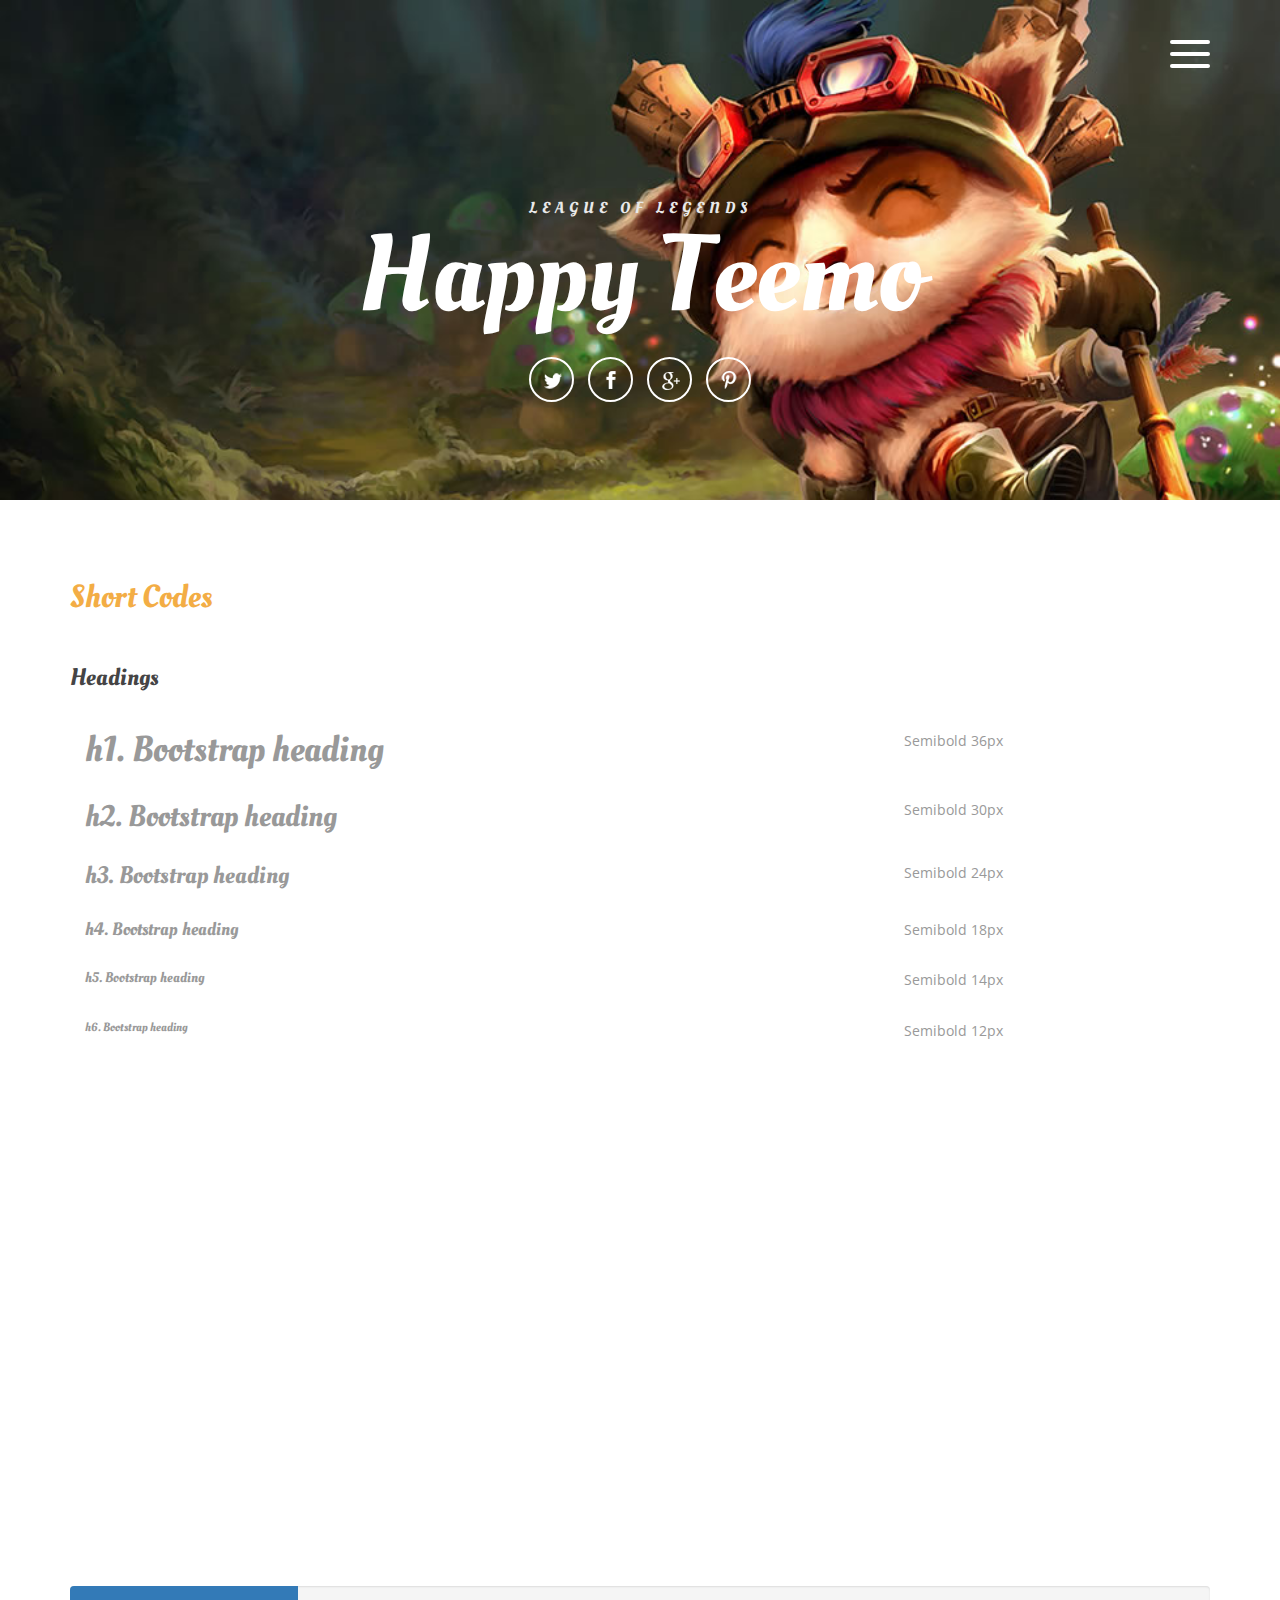
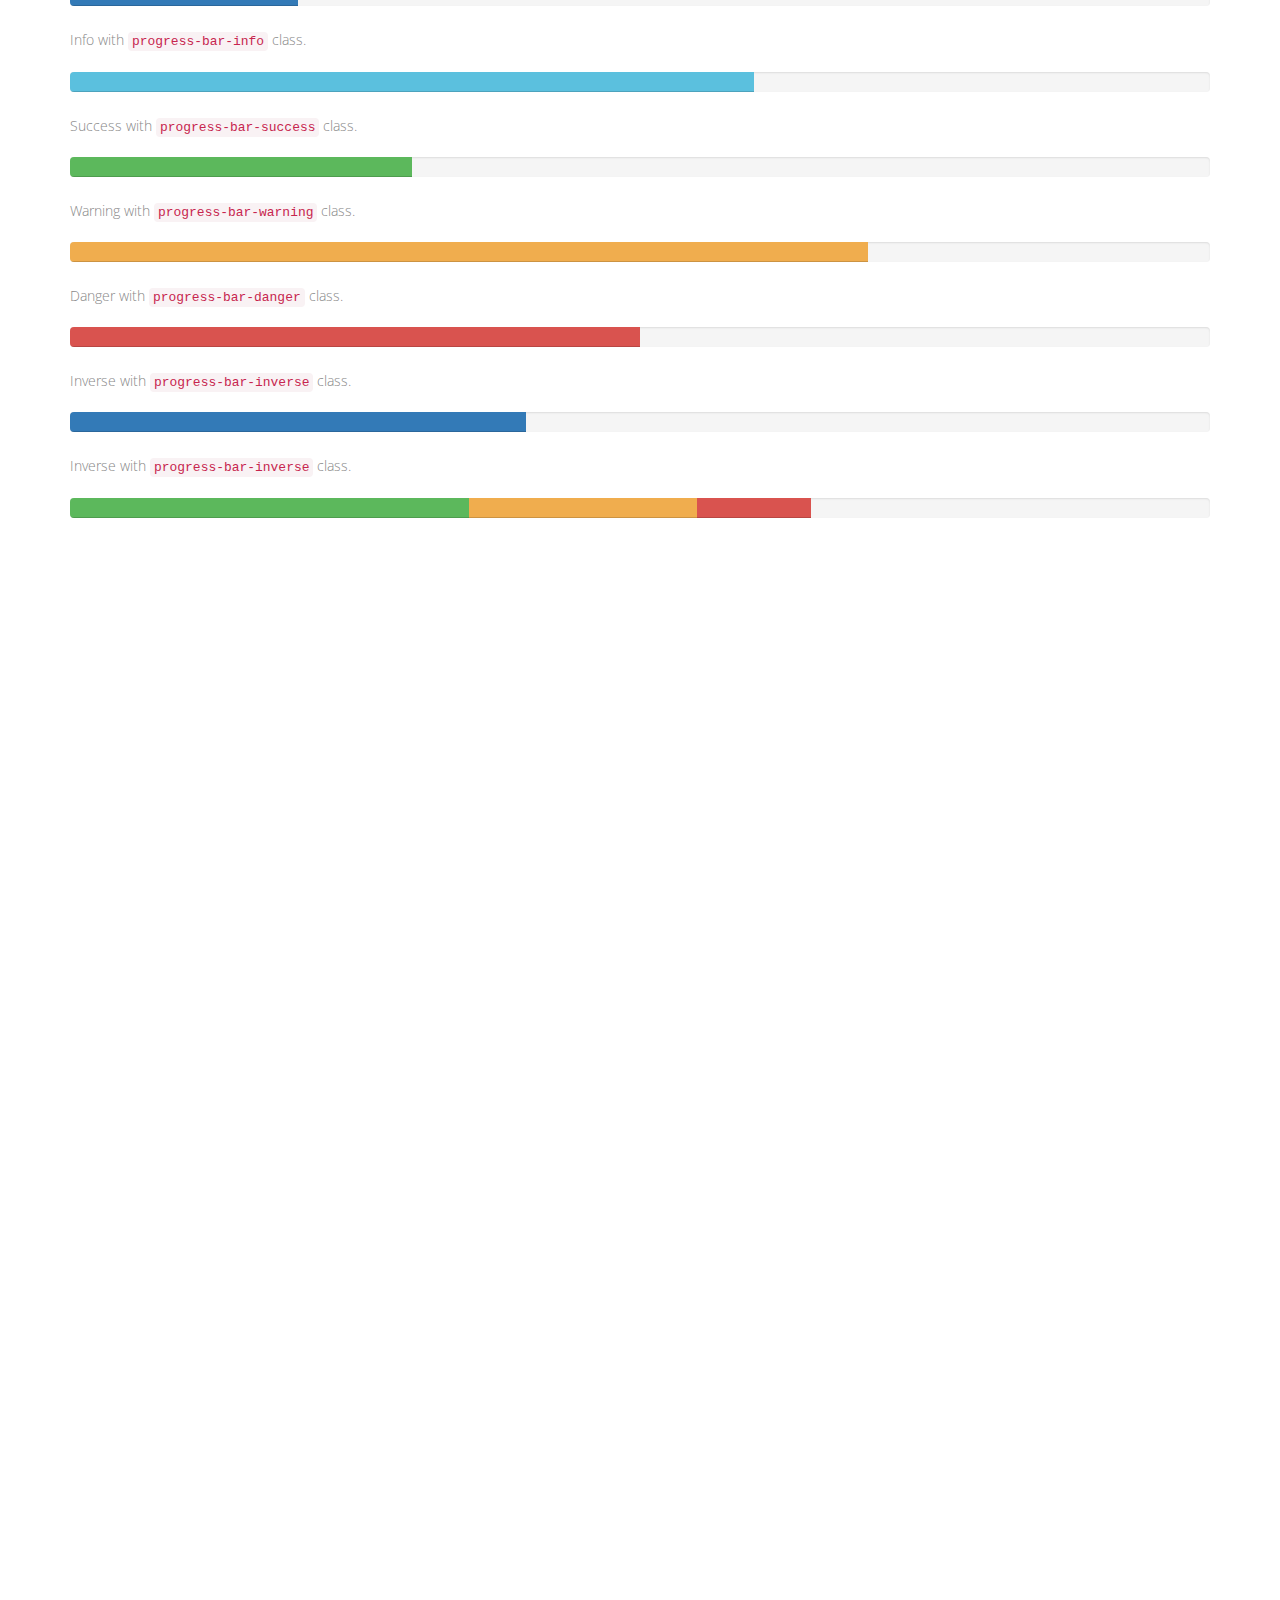
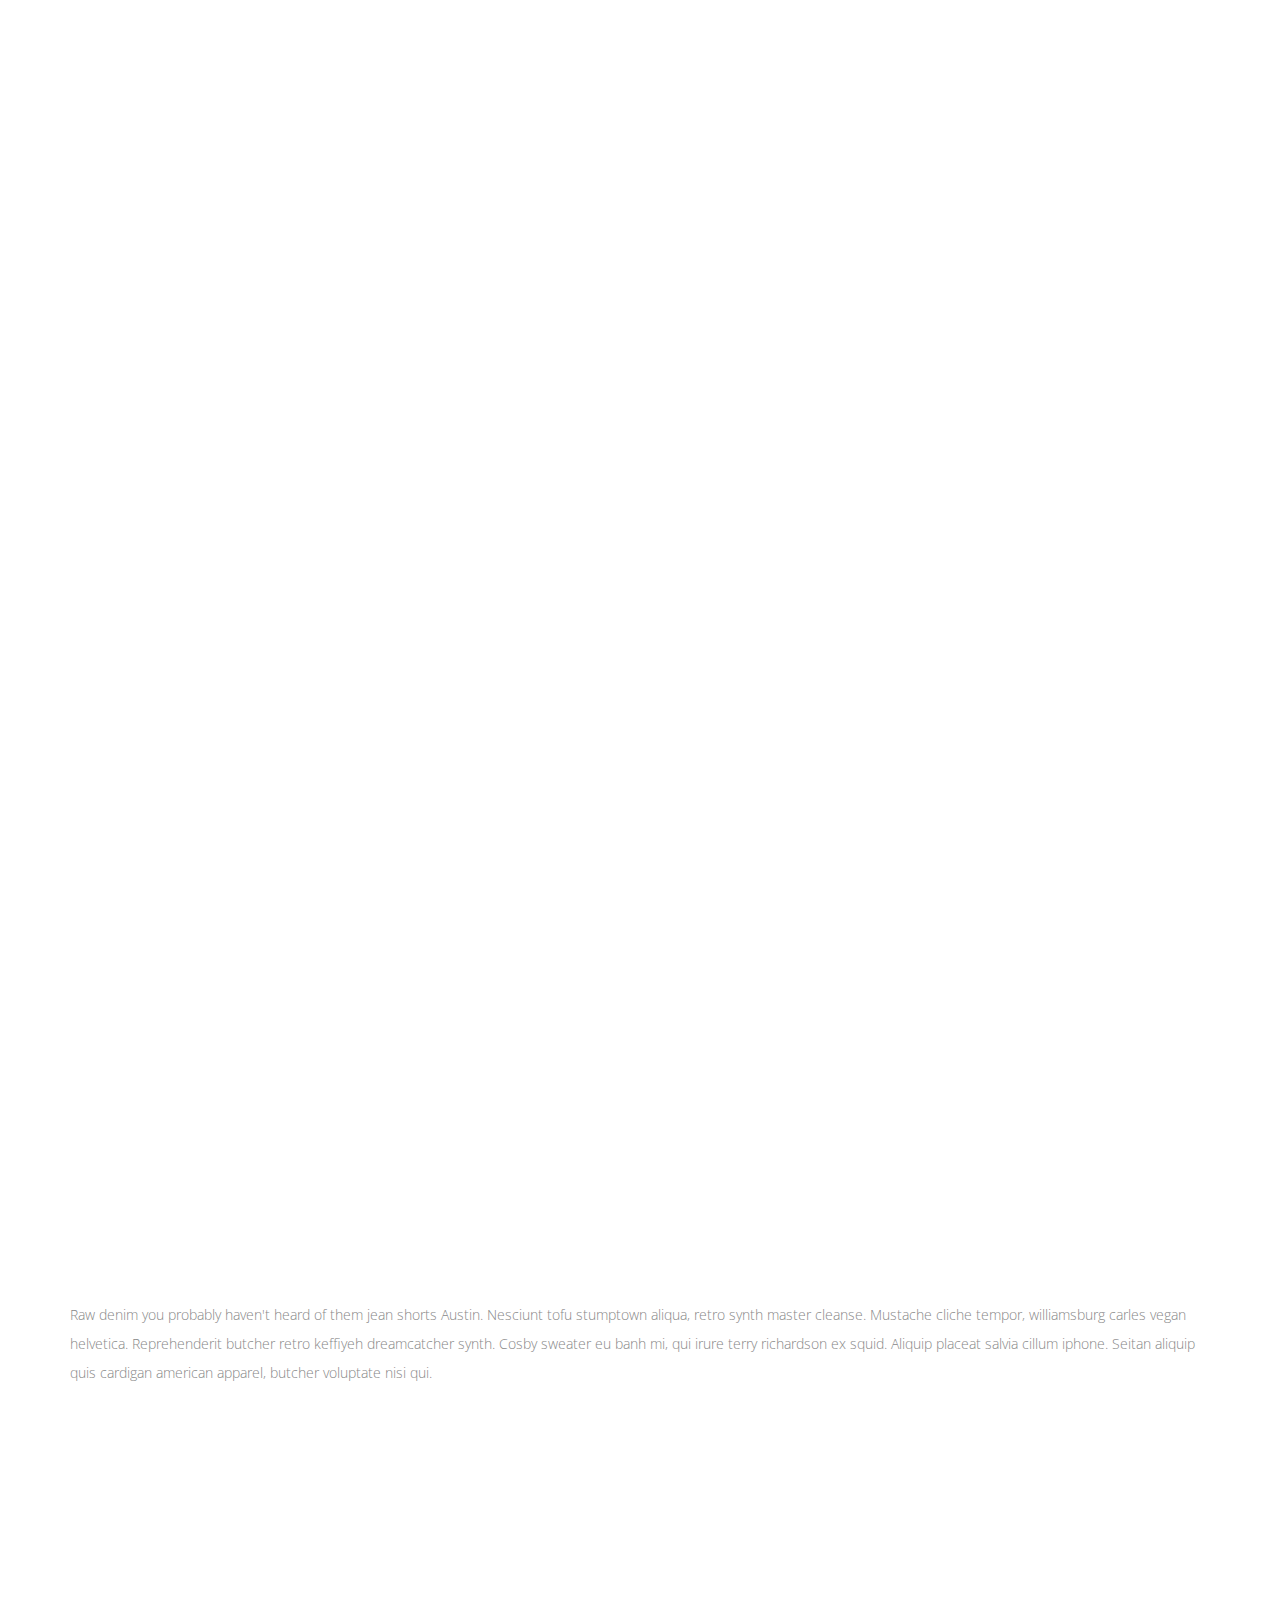
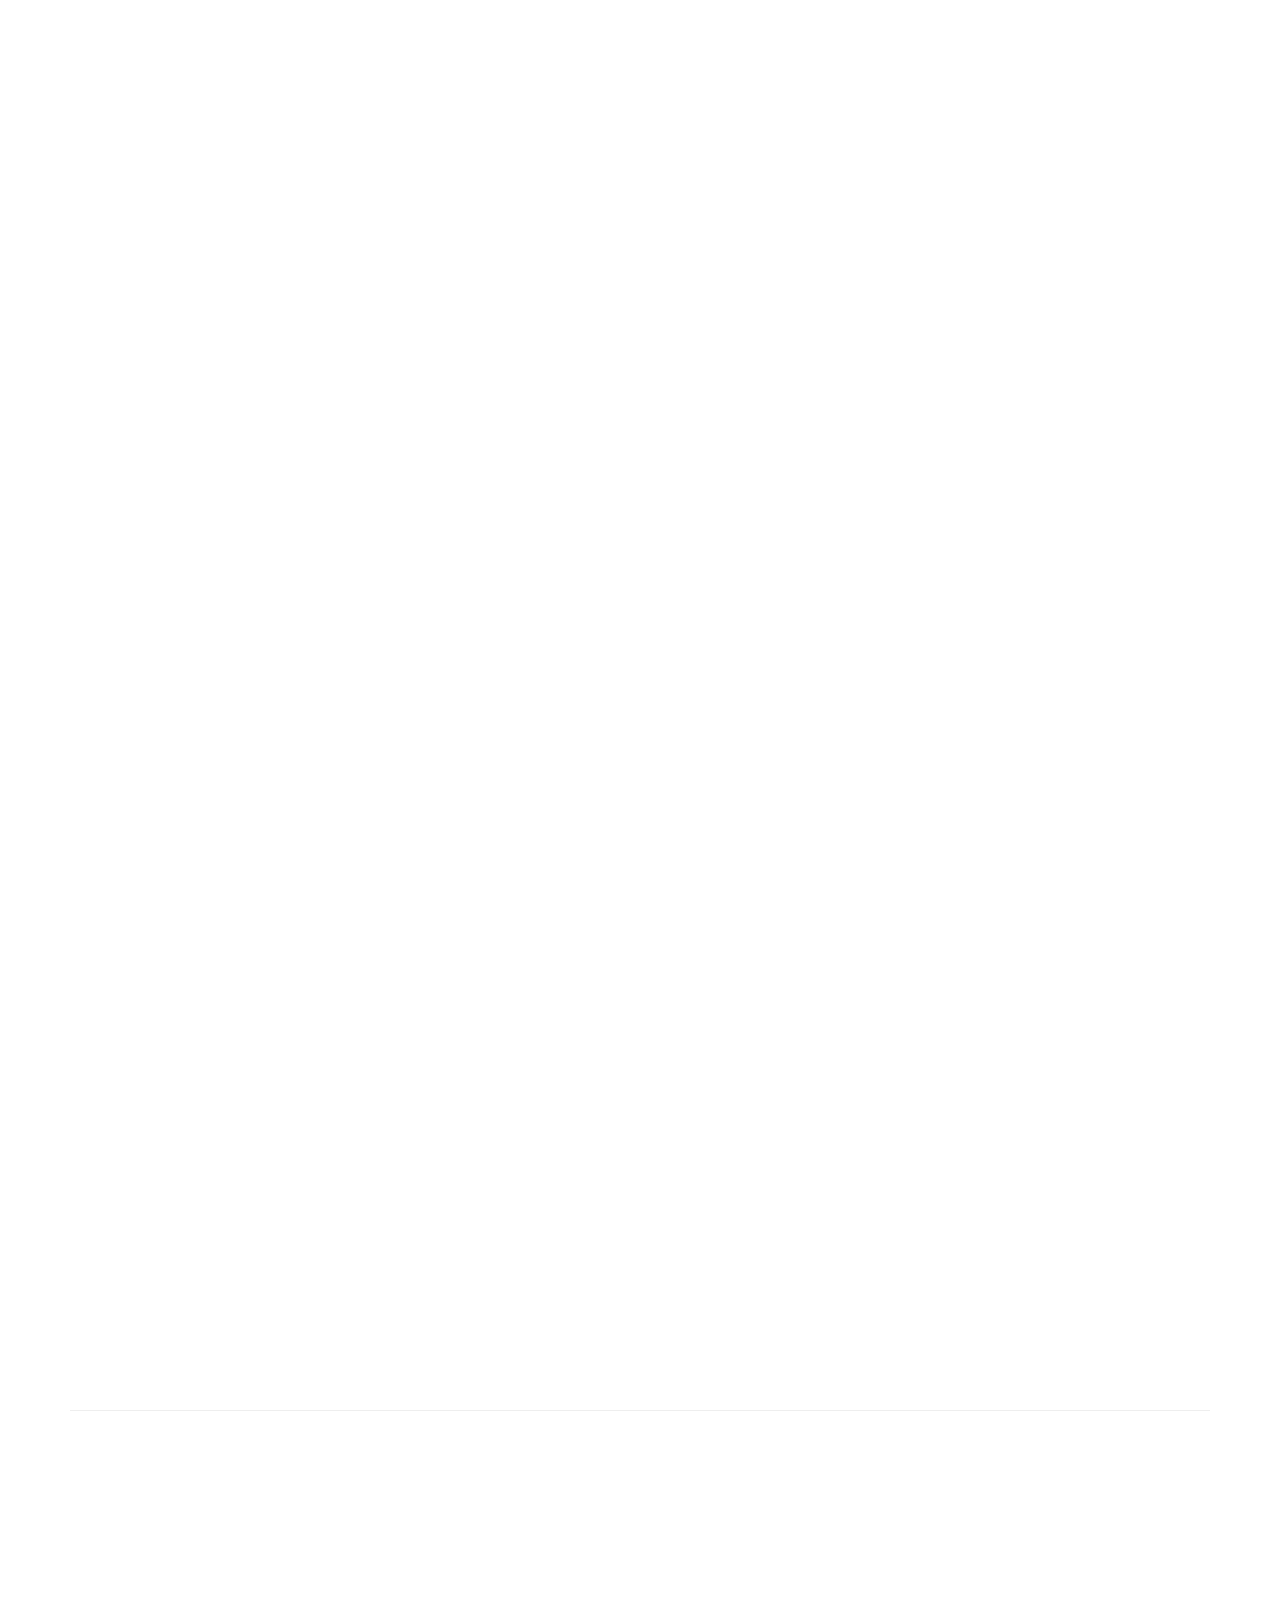
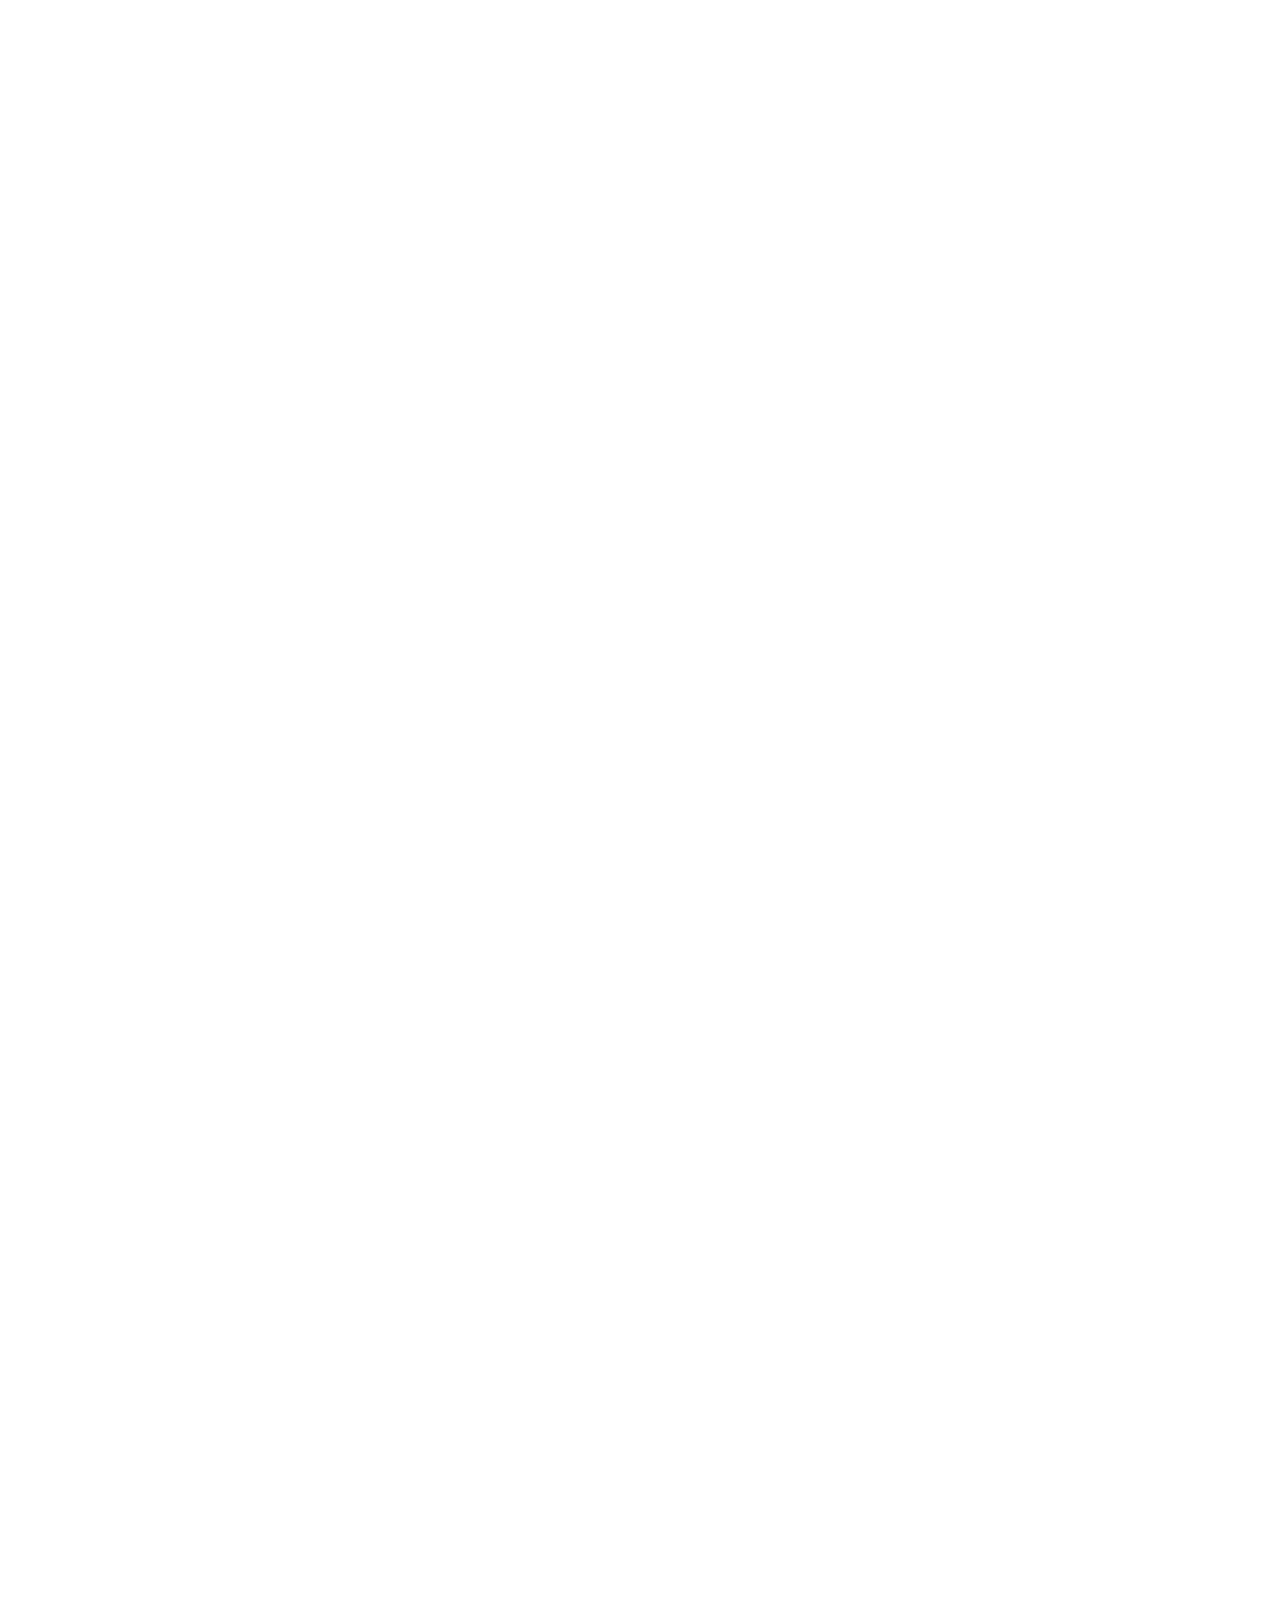
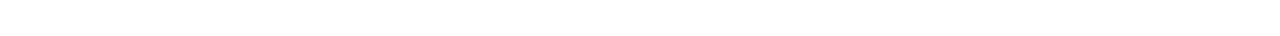
<file: short-codes.html>
<!DOCTYPE html>
<html>
<head>
<title>Short Codes</title>
<!-- for-mobile-apps -->
<meta name="viewport" content="width=device-width, initial-scale=1">
<meta http-equiv="Content-Type" content="text/html; charset=utf-8" />
<meta name="keywords" content="Happy Teemo Responsive web template, Bootstrap Web Templates, Flat Web Templates, Android Compatible web template, 
Smartphone Compatible web template, free webdesigns for Nokia, Samsung, LG, SonyEricsson, Motorola web design" />
<script type="application/x-javascript"> addEventListener("load", function() { setTimeout(hideURLbar, 0); }, false);
		function hideURLbar(){ window.scrollTo(0,1); } </script>
<!-- //for-mobile-apps -->
<link href="css/bootstrap.css" rel="stylesheet" type="text/css" media="all" />
<link href="css/style.css" rel="stylesheet" type="text/css" media="all" />
<!-- js -->
<script src="js/jquery-1.11.1.min.js"></script>
<!-- //js -->
<!-- animation-effect -->
<link href="css/animate.min.css" rel="stylesheet"> 
<script src="js/wow.min.js"></script>
<script>
 new WOW().init();
</script>
<!-- //animation-effect -->
<link href='https://fonts.googleapis.com/css?family=Oleo+Script:400,700' rel='stylesheet' type='text/css'>
<link href='https://fonts.googleapis.com/css?family=Open+Sans:400,300,300italic,400italic,600,600italic,700,700italic,800,800italic' rel='stylesheet' type='text/css'>
<!-- start-smooth-scrolling -->
<script type="text/javascript" src="js/move-top.js"></script>
<script type="text/javascript" src="js/easing.js"></script>
<script type="text/javascript">
	jQuery(document).ready(function($) {
		$(".scroll").click(function(event){		
			event.preventDefault();
			$('html,body').animate({scrollTop:$(this.hash).offset().top},1000);
		});
	});
</script>
<!-- start-smooth-scrolling -->
</head>
	
<body>
<!-- banner -->
	<div class="banner-figures">
		<div class="banner1">
			<div class="container banner-drop">
				<div class="header header1">

					<div class="header-right header-right1">
						<nav>
						  <ul>
							<li>
								<a href="index.html"><i class="glyphicon glyphicon-home" aria-hidden="true"></i><span>Home</span></a>
							</li>
							<li>
								<a href="about.html"><i class="glyphicon glyphicon-exclamation-sign" aria-hidden="true"></i><span>About</span></a>
							</li>
							<li class="active">
								<a href="short-codes.html"><i class="glyphicon glyphicon-text-size" aria-hidden="true"></i><span>Short Codes</span></a>
							</li>
							<li>
								<a href="blog.html"><i class="glyphicon glyphicon-picture" aria-hidden="true"></i><span>Blog</span></a>
							</li>
							<li>
								<a href="mail.html"><i class="glyphicon glyphicon-envelope" aria-hidden="true"></i><span>Mail Us</span></a>
							</li>
						  </ul>
						</nav>
						<div class="menu-icon animated wow zoomIn" data-wow-duration="1000ms" data-wow-delay="800ms"><span></span></div>
					</div>
					<div class="clearfix"> </div>
				</div>
				<div class="logo animated wow bounceInDown" data-wow-duration="1000ms" data-wow-delay="500ms">
					<h1><a href="index.html"><span>League of Legends</span>Happy Teemo</a></h1>
				</div>
				<div class="social-icons animated wow bounceInDown" data-wow-duration="1000ms" data-wow-delay="800ms">
					<ul>
						<li><a href="#" class="twitter"></a></li>
						<li><a href="#" class="facebook"></a></li>
						<li><a href="#" class="google"></a></li>
						<li><a href="#" class="p"></a></li>
					</ul>
				</div>
			</div>
		</div>
			<script>
				(function($){
				  $(".menu-icon").on("click", function(){
						$(this).toggleClass("open");
						$(".container").toggleClass("nav-open");
						$("nav ul li").toggleClass("animate");
				  });
				  
				})(jQuery);
			</script>
	</div>
<!-- //banner -->
<!--typography-page -->
	<div class="typo">
		<div class="container">
			<div class="typo-grids">
			<h2 class="title animated wow flipInX" data-wow-duration="1000ms" data-wow-delay="500ms">Short Codes</h2>
			<div class="grid_3 grid_4 animated wow fadeInUp" data-wow-duration="1000ms" data-wow-delay="500ms">
				<h3 class="hdg">Headings</h3>
				<div class="bs-example">
					<table class="table">
						<tbody>
							<tr>
								<td><h1 id="h1.-bootstrap-heading">h1. Bootstrap heading<a class="anchorjs-link" href="#h1.-bootstrap-heading"><span class="anchorjs-icon"></span></a></h1></td>
								<td class="type-info">Semibold 36px</td>
							</tr>
							<tr>
								<td><h2 id="h2.-bootstrap-heading">h2. Bootstrap heading<a class="anchorjs-link" href="#h2.-bootstrap-heading"><span class="anchorjs-icon"></span></a></h2></td>
								<td class="type-info">Semibold 30px</td>
							</tr>
							<tr>
								<td><h3 id="h3.-bootstrap-heading">h3. Bootstrap heading<a class="anchorjs-link" href="#h3.-bootstrap-heading"><span class="anchorjs-icon"></span></a></h3></td>
								<td class="type-info">Semibold 24px</td>
							</tr>
							<tr>
								<td><h4 id="h4.-bootstrap-heading">h4. Bootstrap heading<a class="anchorjs-link" href="#h4.-bootstrap-heading"><span class="anchorjs-icon"></span></a></h4></td>
								<td class="type-info">Semibold 18px</td>
							</tr>
							<tr>
								<td><h5 id="h5.-bootstrap-heading">h5. Bootstrap heading<a class="anchorjs-link" href="#h5.-bootstrap-heading"><span class="anchorjs-icon"></span></a></h5></td>
								<td class="type-info">Semibold 14px</td>
							</tr>
							<tr>
								<td><h6>h6. Bootstrap heading</h6></td>
								<td class="type-info">Semibold 12px</td>
							</tr>
						</tbody>
					</table>
				</div>
			</div>
			<div class="grid_3 grid_5 animated wow fadeInUp" data-wow-duration="1000ms" data-wow-delay="500ms">
				<h3>Buttons</h3>
				<h1>
					<a href="#"><span class="label label-default">Default</span></a>
					<a href="#"><span class="label label-primary">Primary</span></a>
					<a href="#"><span class="label label-success">Success</span></a>
					<a href="#"><span class="label label-info">Info</span></a>
					<a href="#"><span class="label label-warning">Warning</span></a>
					<a href="#"><span class="label label-danger">Danger</span></a>
				</h1>
				<h2>
					<a href="#"><span class="label label-default">Default</span></a>
					<a href="#"><span class="label label-primary">Primary</span></a>
					<a href="#"><span class="label label-success">Success</span></a>
					<a href="#"><span class="label label-info">Info</span></a>
					<a href="#"><span class="label label-warning">Warning</span></a>
					<a href="#"><span class="label label-danger">Danger</span></a>
				</h2>
				<h3>
					<a href="#"><span class="label label-default">Default</span></a>
					<a href="#"><span class="label label-primary">Primary</span></a>
					<a href="#"><span class="label label-success">Success</span></a>
					<a href="#"><span class="label label-info">Info</span></a>
					<a href="#"><span class="label label-warning">Warning</span></a>
					<a href="#"><span class="label label-danger">Danger</span></a>
				</h3>
				<h4>
					<a href="#"><span class="label label-default">Default</span></a>
					<a href="#"><span class="label label-primary">Primary</span></a>
					<a href="#"><span class="label label-success">Success</span></a>
					<a href="#"><span class="label label-info">Info</span></a>
					<a href="#"><span class="label label-warning">Warning</span></a>
					<a href="#"><span class="label label-danger">Danger</span></a>
				</h4>
				<h5>
					<a href="#"><span class="label label-default">Default</span></a>
					<a href="#"><span class="label label-primary">Primary</span></a>
					<a href="#"><span class="label label-success">Success</span></a>
					<a href="#"><span class="label label-info">Info</span></a>
					<a href="#"><span class="label label-warning">Warning</span></a>
					<a href="#"><span class="label label-danger">Danger</span></a>
				</h5>
				<h6>
					<a href="#"><span class="label label-default">Default</span></a>
					<a href="#"><span class="label label-primary">Primary</span></a>
					<a href="#"><span class="label label-success">Success</span></a>
					<a href="#"><span class="label label-info">Info</span></a>
					<a href="#"><span class="label label-warning">Warning</span></a>
					<a href="#"><span class="label label-danger">Danger</span></a>
				</h6>
			</div>			   
			<div class="grid_3 grid_5 animated wow fadeInUp" data-wow-duration="1000ms" data-wow-delay="500ms">
				<h3>Progress Bars</h3>
				<div class="tab-content">
					<div class="tab-pane active" id="domprogress">
						<div class="progress">    
							<div class="progress-bar progress-bar-primary" style="width: 20%"></div>
						</div>
						<p>Info with <code>progress-bar-info</code> class.</p>
						<div class="progress">    
							<div class="progress-bar progress-bar-info" style="width: 60%"></div>
						</div>
						<p>Success with <code>progress-bar-success</code> class.</p>
						<div class="progress">
							<div class="progress-bar progress-bar-success" style="width: 30%"></div>
						</div>
						<p>Warning with <code>progress-bar-warning</code> class.</p>
						<div class="progress">
							<div class="progress-bar progress-bar-warning" style="width: 70%"></div>
						</div>
						<p>Danger with <code>progress-bar-danger</code> class.</p>
						<div class="progress">
							<div class="progress-bar progress-bar-danger" style="width: 50%"></div>
						</div>
						<p>Inverse with <code>progress-bar-inverse</code> class.</p>
						<div class="progress">
							<div class="progress-bar progress-bar-inverse" style="width: 40%"></div>
						</div>
						<p>Inverse with <code>progress-bar-inverse</code> class.</p>
						<div class="progress">
							<div class="progress-bar progress-bar-success" style="width: 35%"><span class="sr-only">35% Complete (success)</span></div>
							<div class="progress-bar progress-bar-warning" style="width: 20%"><span class="sr-only">20% Complete (warning)</span></div>
							<div class="progress-bar progress-bar-danger" style="width: 10%"><span class="sr-only">10% Complete (danger)</span></div>
						</div>
					</div>
				</div>
			</div>
			<div class="grid_3 grid_5 animated wow fadeInUp" data-wow-duration="1000ms" data-wow-delay="500ms">
				<h3>Alerts</h3>
				<div class="alert alert-success" role="alert">
					<strong>Well done!</strong> You successfully read this important alert message.
				</div>
				<div class="alert alert-info" role="alert">
					<strong>Heads up!</strong> This alert needs your attention, but it's not super important.
				</div>
				<div class="alert alert-warning" role="alert">
					<strong>Warning!</strong> Best check yo self, you're not looking too good.
				</div>
				<div class="alert alert-danger" role="alert">
					<strong>Oh snap!</strong> Change a few things up and try submitting again.
				</div>
			</div>
			<div class="grid_3 grid_5 animated wow fadeInUp" data-wow-duration="1000ms" data-wow-delay="500ms">
				<h3>Pagination</h3>
				<div class="col-md-6">
					<nav>
						<ul class="pagination pagination-lg">
							<li><a href="#" aria-label="Previous"><span aria-hidden="true">&laquo;</span></a></li>
							<li><a href="#">1</a></li>
							<li><a href="#">2</a></li>
							<li><a href="#">3</a></li>
							<li><a href="#">4</a></li>
							<li><a href="#">5</a></li>
							<li><a href="#" aria-label="Next"><span aria-hidden="true">&raquo;</span></a></li>
						</ul>
					</nav>
					<nav>
						<ul class="pagination">
							<li><a href="#" aria-label="Previous"><span aria-hidden="true">&laquo;</span></a></li>
							<li><a href="#">1</a></li>
							<li><a href="#">2</a></li>
							<li><a href="#">3</a></li>
							<li><a href="#">4</a></li>
							<li><a href="#">5</a></li>
							<li><a href="#" aria-label="Next"><span aria-hidden="true">&raquo;</span></a></li>
						</ul>
					</nav>
					<nav>
						<ul class="pagination pagination-sm">
							<li><a href="#" aria-label="Previous"><span aria-hidden="true">&laquo;</span></a></li>
							<li><a href="#">1</a></li>
							<li><a href="#">2</a></li>
							<li><a href="#">3</a></li>
							<li><a href="#">4</a></li>
							<li><a href="#">5</a></li>
							<li><a href="#" aria-label="Next"><span aria-hidden="true">&raquo;</span></a></li>
						</ul>
					</nav>
				</div>
				<div class="col-md-6">
					<ul class="pagination pagination-lg">
						<li class="disabled"><a href="#"><i class="fa fa-angle-left">&laquo;</i></a></li>
						<li class="active"><a href="#">1</a></li>
						<li><a href="#">2</a></li>
						<li><a href="#">3</a></li>
						<li><a href="#">4</a></li>
						<li><a href="#">5</a></li>
						<li><a href="#"><i class="fa fa-angle-right">&raquo;</i></a></li>
					</ul>
					<nav>
						<ul class="pagination">
							<li class="disabled"><a href="#" aria-label="Previous"><span aria-hidden="true">&laquo;</span></a></li>
							<li class="active"><a href="#">1 <span class="sr-only">(current)</span></a></li>
							<li><a href="#">2</a></li>
							<li><a href="#">3</a></li>
							<li><a href="#">4</a></li>
							<li><a href="#">5</a></li>
							<li><a href="#" aria-label="Next"><span aria-hidden="true">&raquo;</span></a></li>
						</ul>
					</nav>
					<ul class="pagination pagination-sm">
						<li class="disabled"><a href="#"><i class="fa fa-angle-left">&laquo;</i></a></li>
						<li class="active"><a href="#">1</a></li>
						<li><a href="#">2</a></li>
						<li><a href="#">3</a></li>
						<li><a href="#">4</a></li>
						<li><a href="#">5</a></li>
						<li><a href="#"><i class="fa fa-angle-right">&raquo;</i></a></li>
					</ul>
				</div>
				<div class="clearfix"> </div>
			</div>
			<div class="grid_3 grid_5 animated wow fadeInUp" data-wow-duration="1000ms" data-wow-delay="500ms">
				<h3>skillcrumbs</h3>
				<ol class="skillcrumb">
					<li class="active">Home</li>
				</ol>
				<ol class="skillcrumb">
					<li><a href="#">Home</a></li>
					<li class="active">Library</li>
				</ol>
				<ol class="skillcrumb">
					<li><a href="#">Home</a></li>
					<li><a href="#">Library</a></li>
					<li class="active">Data</li>
				</ol>
			</div>
			<div class="grid_3 grid_5 animated wow fadeInUp" data-wow-duration="1000ms" data-wow-delay="500ms">
				<h3>Badges</h3>
				<div class="col-md-6">
					<p>Add modifier classes to change the appearance of a badge.</p>
					<table class="table table-bordered">
						<thead>
							<tr>
								<th>Classes</th>
								<th>Badges</th>
							</tr>
						</thead>
						<tbody>
							<tr>
								<td>No modifiers</td>
								<td><span class="badge">42</span></td>
							</tr>
							<tr>
								<td><code>.badge-primary</code></td>
								<td><span class="badge badge-primary">1</span></td>
							</tr>
							<tr>
								<td><code>.badge-success</code></td>
								<td><span class="badge badge-success">22</span></td>
							</tr>
							<tr>
								<td><code>.badge-info</code></td>
								<td><span class="badge badge-info">30</span></td>
							</tr>
							<tr>
								<td><code>.badge-warning</code></td>
								<td><span class="badge badge-warning">412</span></td>
							</tr>
							<tr>
								<td><code>.badge-danger</code></td>
								<td><span class="badge badge-danger">999</span></td>
							</tr>
						</tbody>
					</table>                    
				</div>
				<div class="col-md-6">
					<p>Easily highlight new or unread items with the <code>.badge</code> class</p>
					<div class="list-group list-group-alternate"> 
						<a href="#" class="list-group-item"><span class="badge">201</span> <i class="ti ti-email"></i> Inbox </a> 
						<a href="#" class="list-group-item"><span class="badge badge-primary">5021</span> <i class="ti ti-eye"></i> Profile visits </a> 
						<a href="#" class="list-group-item"><span class="badge">14</span> <i class="ti ti-headphone-alt"></i> Call </a> 
						<a href="#" class="list-group-item"><span class="badge">20</span> <i class="ti ti-comments"></i> Messages </a> 
						<a href="#" class="list-group-item"><span class="badge badge-warning">14</span> <i class="ti ti-bookmark"></i> Bookmarks </a> 
						<a href="#" class="list-group-item"><span class="badge badge-danger">30</span> <i class="ti ti-bell"></i> Notifications </a> 
					</div>
				</div>
			   <div class="clearfix"> </div>
			</div>	 
			<div class="grid_3 grid_5 animated wow fadeInUp" data-wow-duration="1000ms" data-wow-delay="500ms">
				<h3>Wells</h3>
				<div class="well">
					There are many variations of passages of Lorem Ipsum available, but the majority have suffered alteration
				</div>
				<div class="well">
					It is a long established fact that a reader will be distracted by the readable content of a page when looking at its layout. The point of using Lorem Ipsum is that it has a more-or-less normal distribution of letters, as opposed to using 'Content here
				</div>
				<div class="well">
						Lorem Ipsum is simply dummy text of the printing and typesetting industry. Lorem Ipsum has been the industry's standard dummy text ever since the 1500s, when an unknown printer took a galley of type and scrambled it to make a type specimen book. It has survived not only five centuries, but also the leap into electronic
				</div>
			</div>
			<div class="grid_3 grid_5 animated wow fadeInUp" data-wow-duration="1000ms" data-wow-delay="500ms">
				<h3 class="bars">Tabs</h3>
				<div class="bs-example bs-example-tabs" role="tabpanel" data-example-id="togglable-tabs">
					<ul id="myTab" class="nav nav-tabs" role="tablist">
						<li role="presentation" class="active"><a href="#home" id="home-tab" role="tab" data-toggle="tab" aria-controls="home" aria-expanded="true">Home</a></li>
						<li role="presentation"><a href="#profile" role="tab" id="profile-tab" data-toggle="tab" aria-controls="profile">Profile</a></li>
						<li role="presentation" class="dropdown">
							<a href="#" id="myTabDrop1" class="dropdown-toggle" data-toggle="dropdown" aria-controls="myTabDrop1-contents">Dropdown <span class="caret"></span></a>
							<ul class="dropdown-menu" role="menu" aria-labelledby="myTabDrop1" id="myTabDrop1-contents">
								<li><a href="#dropdown1" tabindex="-1" role="tab" id="dropdown1-tab" data-toggle="tab" aria-controls="dropdown1">@fat</a></li>
								<li><a href="#dropdown2" tabindex="-1" role="tab" id="dropdown2-tab" data-toggle="tab" aria-controls="dropdown2">@mdo</a></li>
							</ul>
						</li>
					</ul>
					<div id="myTabContent" class="tab-content">
						<div role="tabpanel" class="tab-pane fade in active" id="home" aria-labelledby="home-tab">
							<p>Raw denim you probably haven't heard of them jean shorts Austin. Nesciunt tofu stumptown aliqua, retro synth master cleanse. Mustache cliche tempor, williamsburg carles vegan helvetica. Reprehenderit butcher retro keffiyeh dreamcatcher synth. Cosby sweater eu banh mi, qui irure terry richardson ex squid. Aliquip placeat salvia cillum iphone. Seitan aliquip quis cardigan american apparel, butcher voluptate nisi qui.</p>
						</div>
						<div role="tabpanel" class="tab-pane fade" id="profile" aria-labelledby="profile-tab">
							<p>Tristana truck fixie locavore, accusamus mcsweeney's marfa nulla single-origin coffee squid. Exercitation +1 labore velit, blog sartorial PBR leggings next level wes anderson artisan four loko farm-to-table craft beer twee. Qui photo booth letterpress, commodo enim craft beer mlkshk aliquip jean shorts ullamco ad vinyl cillum PBR. Homo nostrud organic, assumenda labore aesthetic magna delectus mollit. Keytar helvetica VHS salvia yr, vero magna velit sapiente labore stumptown. Vegan fanny pack odio cillum wes anderson 8-bit, sustainable jean shorts beard ut DIY ethical culpa terry richardson biodiesel. Art party scenester stumptown, tumblr butcher vero sint qui sapiente accusamus tattooed echo park.</p>
						</div>
						<div role="tabpanel" class="tab-pane fade" id="dropdown1" aria-labelledby="dropdown1-tab">
							<p>Etsy mixtape wayfarers, ethical wes anderson tofu before they sold out mcsweeney's organic lomo retro fanny pack lo-fi farm-to-table readymade. Messenger bag gentrify pitchfork tattooed craft beer, iphone skateboard locavore carles etsy salvia banksy hoodie helvetica. DIY synth PBR banksy irony. Leggings gentrify squid 8-bit cred pitchfork. Williamsburg banh mi whatever gluten-free, carles pitchfork biodiesel fixie etsy retro mlkshk vice blog. Scenester cred you probably haven't heard of them, vinyl craft beer blog stumptown. Pitchfork sustainable tofu synth chambray yr.</p>
						</div>
						<div role="tabpanel" class="tab-pane fade" id="dropdown2" aria-labelledby="dropdown2-tab">
							<p>Trust fund seitan letterpress, keytar raw denim keffiyeh etsy art party before they sold out master cleanse gluten-free squid scenester freegan cosby sweater. Fanny pack portland seitan DIY, art party locavore wolf cliche high life echo park Austin. Cred vinyl keffiyeh DIY salvia PBR, banh mi before they sold out farm-to-table VHS viral locavore cosby sweater. Lomo wolf viral, mustache readymade thundercats keffiyeh craft beer marfa ethical. Wolf salvia freegan, sartorial keffiyeh echo park vegan.</p>
						</div>
					</div>
				</div>
			</div>
			<h3 class="bars animated wow fadeInUp" data-wow-duration="1000ms" data-wow-delay="500ms">Unordered List</h3>
			<ul class="list-group animated wow fadeInUp" data-wow-duration="1000ms" data-wow-delay="500ms">
			  <li class="list-group-item">Cras justo odio</li>
			  <li class="list-group-item">Dapibus ac facilisis in</li>
			  <li class="list-group-item">Morbi leo risus</li>
			  <li class="list-group-item">Porta ac consectetur ac</li>
			  <li class="list-group-item">Vestibulum at eros</li>
			</ul>
			<h3 class="bars animated wow fadeInUp" data-wow-duration="1000ms" data-wow-delay="500ms">Ordered List</h3>
			<ol class="animated wow fadeInUp" data-wow-duration="1000ms" data-wow-delay="500ms">
				<li class="list-group-item1">Cras justo odio</li>
				<li class="list-group-item1">Dapibus ac facilisis in</li>
				<li class="list-group-item1">Morbi leo risus</li>
				<li class="list-group-item1">Porta ac consectetur ac</li>
				<li class="list-group-item1">Vestibulum at eros</li>
			</ol>
			<h3 class="bars animated wow fadeInUp" data-wow-duration="1000ms" data-wow-delay="500ms">Forms</h3>
			<div class="input-group animated wow fadeInUp" data-wow-duration="1000ms" data-wow-delay="500ms">
				<span class="input-group-addon" id="basic-addon1">@</span>
				<input type="text" class="form-control" placeholder="Username" aria-describedby="basic-addon1">
			</div>
			<div class="input-group animated wow fadeInUp" data-wow-duration="1000ms" data-wow-delay="500ms">
				<input type="text" class="form-control" placeholder="Recipient's username" aria-describedby="basic-addon2">
				<span class="input-group-addon" id="basic-addon2">@example.com</span>
			</div>
			<div class="input-group animated wow fadeInUp" data-wow-duration="1000ms" data-wow-delay="500ms">
				<span class="input-group-addon">$</span>
					<input type="text" class="form-control" aria-label="Amount (to the nearest dollar)">
				<span class="input-group-addon">.00</span>
			</div>
			<div class="input-group input-group-lg animated wow fadeInUp" data-wow-duration="1000ms" data-wow-delay="500ms">
				<span class="input-group-addon" id="sizing-addon1">@</span>
				<input type="text" class="form-control" placeholder="Username" aria-describedby="sizing-addon1">
			</div>
			<div class="input-group animated wow fadeInUp" data-wow-duration="1000ms" data-wow-delay="500ms">
				<span class="input-group-addon" id="sizing-addon2">@</span>
				<input type="text" class="form-control" placeholder="Username" aria-describedby="sizing-addon2">
			</div>
			<div class="input-group input-group-sm animated wow fadeInUp" data-wow-duration="1000ms" data-wow-delay="500ms">
				<span class="input-group-addon" id="sizing-addon3">@</span>
				<input type="text" class="form-control" placeholder="Username" aria-describedby="sizing-addon3">
			</div>
			<div class="row animated wow fadeInUp" data-wow-duration="1000ms" data-wow-delay="500ms">
				<div class="col-lg-6 in-gp-tl">
					<div class="input-group">
						<span class="input-group-addon">
							<input type="checkbox" aria-label="...">
						</span>
						<input type="text" class="form-control" aria-label="...">
					</div><!-- /input-group -->
				</div><!-- /.col-lg-6 -->
				<div class="col-lg-6 in-gp-tb">
					<div class="input-group">
						<span class="input-group-addon">
							<input type="radio" aria-label="...">
						</span>
						<input type="text" class="form-control" aria-label="...">
					</div><!-- /input-group -->
				</div><!-- /.col-lg-6 -->
			</div><!-- /.row -->
			<div class="row animated wow fadeInUp" data-wow-duration="1000ms" data-wow-delay="500ms">
				<div class="col-lg-6 in-gp-tl">
					<div class="input-group">
						<span class="input-group-btn">
							<button class="btn btn-default" type="button">Go!</button>
						</span>
						<input type="text" class="form-control" placeholder="Search for...">
					</div><!-- /input-group -->
				</div><!-- /.col-lg-6 -->
				<div class="col-lg-6 in-gp-tb">
					<div class="input-group">
						<input type="text" class="form-control" placeholder="Search for...">
						<span class="input-group-btn">
							<button class="btn btn-default" type="button">Go!</button>
						</span>
					</div><!-- /input-group -->
				</div><!-- /.col-lg-6 -->
			</div><!-- /.row -->
			<div class="row animated wow fadeInUp" data-wow-duration="1000ms" data-wow-delay="500ms">
				<div class="col-lg-6 in-gp-tl">
					<div class="input-group">
						<div class="input-group-btn">
							<button type="button" class="btn btn-default dropdown-toggle" data-toggle="dropdown" aria-haspopup="true" aria-expanded="false">Action <span class="caret"></span></button>
							<ul class="dropdown-menu">
								<li><a href="#">Action</a></li>
								<li><a href="#">Another action</a></li>
								<li><a href="#">Something else here</a></li>
								<li role="separator" class="divider"></li>
								<li><a href="#">Separated link</a></li>
							</ul>
						</div><!-- /btn-group -->
						<input type="text" class="form-control" aria-label="...">
					</div><!-- /input-group -->
				</div><!-- /.col-lg-6 -->
				<div class="col-lg-6 in-gp-tb">
					<div class="input-group">
						<input type="text" class="form-control" aria-label="...">
						<div class="input-group-btn">
							<button type="button" class="btn btn-default dropdown-toggle" data-toggle="dropdown" aria-haspopup="true" aria-expanded="false">Action <span class="caret"></span></button>
							<ul class="dropdown-menu dropdown-menu-right">
								<li><a href="#">Action</a></li>
								<li><a href="#">Another action</a></li>
								<li><a href="#">Something else here</a></li>
								<li role="separator" class="divider"></li>
								<li><a href="#">Separated link</a></li>
							</ul>
						</div><!-- /btn-group -->
					</div><!-- /input-group -->
				</div><!-- /.col-lg-6 -->
			</div><!-- /.row -->
			<div class="page-header animated wow fadeInUp" data-wow-duration="1000ms" data-wow-delay="500ms">
				<h3 class="bars">Tables</h3>
			</div>
			<h2 class="typoh2 animated wow fadeInUp" data-wow-duration="1000ms" data-wow-delay="500ms">Default styles</h2>
			<p class="animated wow fadeInUp" data-wow-duration="1000ms" data-wow-delay="500ms">For basic stylinglight padding and only horizontal add the base class <code>.table</code> to any <code>&lt;table&gt;</code>.</p>
			<div class="bs-docs-example animated wow fadeInUp" data-wow-duration="1000ms" data-wow-delay="500ms">
				<table class="table">
					<thead>
						<tr>
							<th>#</th>
							<th>First Name</th>
							<th>Last Name</th>
							<th>Username</th>
						</tr>
					</thead>
					<tbody>
						<tr>
							<td>1</td>
							<td>Mark</td>
							<td>Otto</td>
							<td>@mdo</td>
						</tr>
						<tr>
							<td>2</td>
							<td>Jacob</td>
							<td>Thornton</td>
							<td>@fat</td>
						</tr>
						<tr>
							<td>3</td>
							<td>Larry</td>
							<td>the Bird</td>
							<td>@twitter</td>
						</tr>
					</tbody>
				</table>
			</div>
			<hr class="bs-docs-separator">
			<p class="animated wow fadeInUp" data-wow-duration="1000ms" data-wow-delay="500ms">Add any of the following classes to the <code>.table</code> base class.</p>
			<p class="animated wow fadeInUp" data-wow-duration="1000ms" data-wow-delay="500ms">Adds zebra-striping to any table row within the <code>&lt;tbody&gt;</code> via the <code>:nth-child</code> CSS selector (not available in IE7-8).</p>
			<div class="bs-docs-example animated wow fadeInUp" data-wow-duration="1000ms" data-wow-delay="500ms">
				<table class="table table-striped">
					<thead>
						<tr>
							<th>#</th>
							<th>First Name</th>
							<th>Last Name</th>
							<th>Username</th>
						</tr>
					</thead>
					<tbody>
						<tr>
							<td>1</td>
							<td>Mark</td>
							<td>Otto</td>
							<td>@mdo</td>
						</tr>
						<tr>
							<td>2</td>
							<td>Jacob</td>
							<td>Thornton</td>
							<td>@fat</td>
						</tr>
						<tr>
							<td>3</td>
							<td>Larry</td>
							<td>the Bird</td>
							<td>@twitter</td>
						</tr>
					</tbody>
				</table>
			</div>
			<p class="animated wow fadeInUp" data-wow-duration="1000ms" data-wow-delay="500ms">Add borders and rounded corners to the table.</p>
			<div class="bs-docs-example animated wow fadeInUp" data-wow-duration="1000ms" data-wow-delay="500ms">
				<table class="table table-bordered">
					<thead>
						<tr>
							<th>#</th>
							<th>First Name</th>
							<th>Last Name</th>
							<th>Username</th>
						</tr>
					</thead>
					<tbody>
						<tr>
							<td rowspan="2">1</td>
							<td>Mark</td>
							<td>Otto</td>
							<td>@mdo</td>
						</tr>
						<tr>
							<td>Mark</td>
							<td>Otto</td>
							<td>@getbootstrap</td>
						</tr>
						<tr>
							<td>2</td>
							<td>Jacob</td>
							<td>Thornton</td>
							<td>@fat</td>
						</tr>
						<tr>
							<td>3</td>
							<td colspan="2">Larry the Bird</td>
							<td>@twitter</td>
						</tr>
					</tbody>
				</table>
			</div>
			<p class="animated wow fadeInUp" data-wow-duration="1000ms" data-wow-delay="500ms">Enable a hover state on table rows within a <code>&lt;tbody&gt;</code>.</p>
			<div class="bs-docs-example animated wow fadeInUp" data-wow-duration="1000ms" data-wow-delay="500ms">
				<table class="table table-hover">
					<thead>
						<tr>
						  <th>#</th>
						  <th>First Name</th>
						  <th>Last Name</th>
						  <th>Username</th>
						</tr>
					</thead>
					<tbody>
						<tr>
						  <td>1</td>
						  <td>Mark</td>
						  <td>Otto</td>
						  <td>@mdo</td>
						</tr>
						<tr>
						  <td>2</td>
						  <td>Jacob</td>
						  <td>Thornton</td>
						  <td>@fat</td>
						</tr>
						<tr>
						  <td>3</td>
						  <td colspan="2">Larry the Bird</td>
						  <td>@twitter</td>
						</tr>
					</tbody>
				</table>
			</div>
			</div>
		</div>
	</div>
<!-- //typography-page -->
<!-- footer-top -->
	<div class="footer-top animated wow zoomInDown" data-wow-duration="1000ms" data-wow-delay="800ms">
		<div class="container">
			<h3>Come Play With Me !</h3>
			<p>Request a free estimate from our <span>toll free</span> number</p>
			<div class="more">
				<a href="mail.html">Contact Us</a>
			</div>
			<!-- <div class="footer-top-image">
				<img src="images/1.png" alt=" " class="img-responsive" />
			</div> -->
		</div>
	</div>
<!-- //footer-top -->
<!-- footer -->
	<div class="footer-copy animated wow bounceInDown" data-wow-duration="1000ms" data-wow-delay="800ms">
		<div class="container">
			<div class="footer-copy-grids">
				<div class="col-md-3 footer-copy-grid">
					<h3>About <span>LOL</span></h3>
					<img src="images/6.jpg" alt=" " class="img-responsive" />
					<p>But I must explain to you how all this mistaken idea of denouncing pleasure 
						and praising pain was born.</p>
				</div>
				<div class="col-md-3 footer-copy-grid">
					<h3>Contact <span>Us</span></h3>
					<form>
						<input type="text" value="Name" onfocus="this.value = '';" onblur="if (this.value == '') {this.value = 'Name';}" required="">
						<input type="email" value="Email" onfocus="this.value = '';" onblur="if (this.value == '') {this.value = 'Email';}" required="">
						<textarea type="text"  onfocus="this.value = '';" onblur="if (this.value == '') {this.value = 'Message...';}" required="">Message...</textarea>
						<input type="submit" value="Submit" >
					</form>
				</div>
				<div class="col-md-3 footer-copy-grid">
					<h3>Popular <span>Items</span></h3>
					<div class="footer-copy-grids">
						<div class="col-xs-4 footer-copy-grid1">
							<a href="single.html"><img src="images/1.png" alt=" " class="img-responsive" /></a>
						</div>
						<div class="col-xs-4 footer-copy-grid1">
							<a href="single.html"><img src="images/2.png" alt=" " class="img-responsive" /></a>
						</div>
						<div class="col-xs-4 footer-copy-grid1">
							<a href="single.html"><img src="images/3.png" alt=" " class="img-responsive" /></a>
						</div>
						<div class="clearfix"> </div>
					</div>
					<div class="footer-copy-grids">
						<div class="col-xs-4 footer-copy-grid1">
							<a href="single.html"><img src="images/4.png" alt=" " class="img-responsive" /></a>
						</div>
						<div class="col-xs-4 footer-copy-grid1">
							<a href="single.html"><img src="images/3.png" alt=" " class="img-responsive" /></a>
						</div>
						<div class="col-xs-4 footer-copy-grid1">
							<a href="single.html"><img src="images/2.png" alt=" " class="img-responsive" /></a>
						</div>
						<div class="clearfix"> </div>
					</div>
				</div>
				<div class="col-md-3 footer-copy-grid">
					<h3>Navigation</h3>
					<ul>
						<li><a href="mail.html">Mail Us</a></li>
						<li><a href="blog.html">Blog</a></li>
						<li><a href="about.html">About Us</a></li>
						<li><a href="short-codes.html">Short Codes</a></li>
					</ul>
				</div>
				<div class="clearfix"> </div>
			</div>
		</div>
	</div>
	<div class="footer animated wow bounce" data-wow-duration="1000ms" data-wow-delay="800ms">
		<div class="container">
			<p>Copyright &copy; 2016.Company name All rights reserved.More Templates <a href="http://www.cssmoban.com/" target="_blank" title="模板之家">模板之家</a> - Collect from <a href="http://www.cssmoban.com/" title="网页模板" target="_blank">网页模板</a></p>
		</div>
	</div>
<!-- //footer -->
<!-- for bootstrap working -->
	<script src="js/bootstrap.js"></script>
<!-- //for bootstrap working -->
<!-- here stars scrolling icon -->
	<script type="text/javascript">
		$(document).ready(function() {
			/*
				var defaults = {
				containerID: 'toTop', // fading element id
				containerHoverID: 'toTopHover', // fading element hover id
				scrollSpeed: 1200,
				easingType: 'linear' 
				};
			*/
								
			$().UItoTop({ easingType: 'easeOutQuart' });
								
			});
	</script>
<!-- //here ends scrolling icon -->
</body>
</html>
</file>
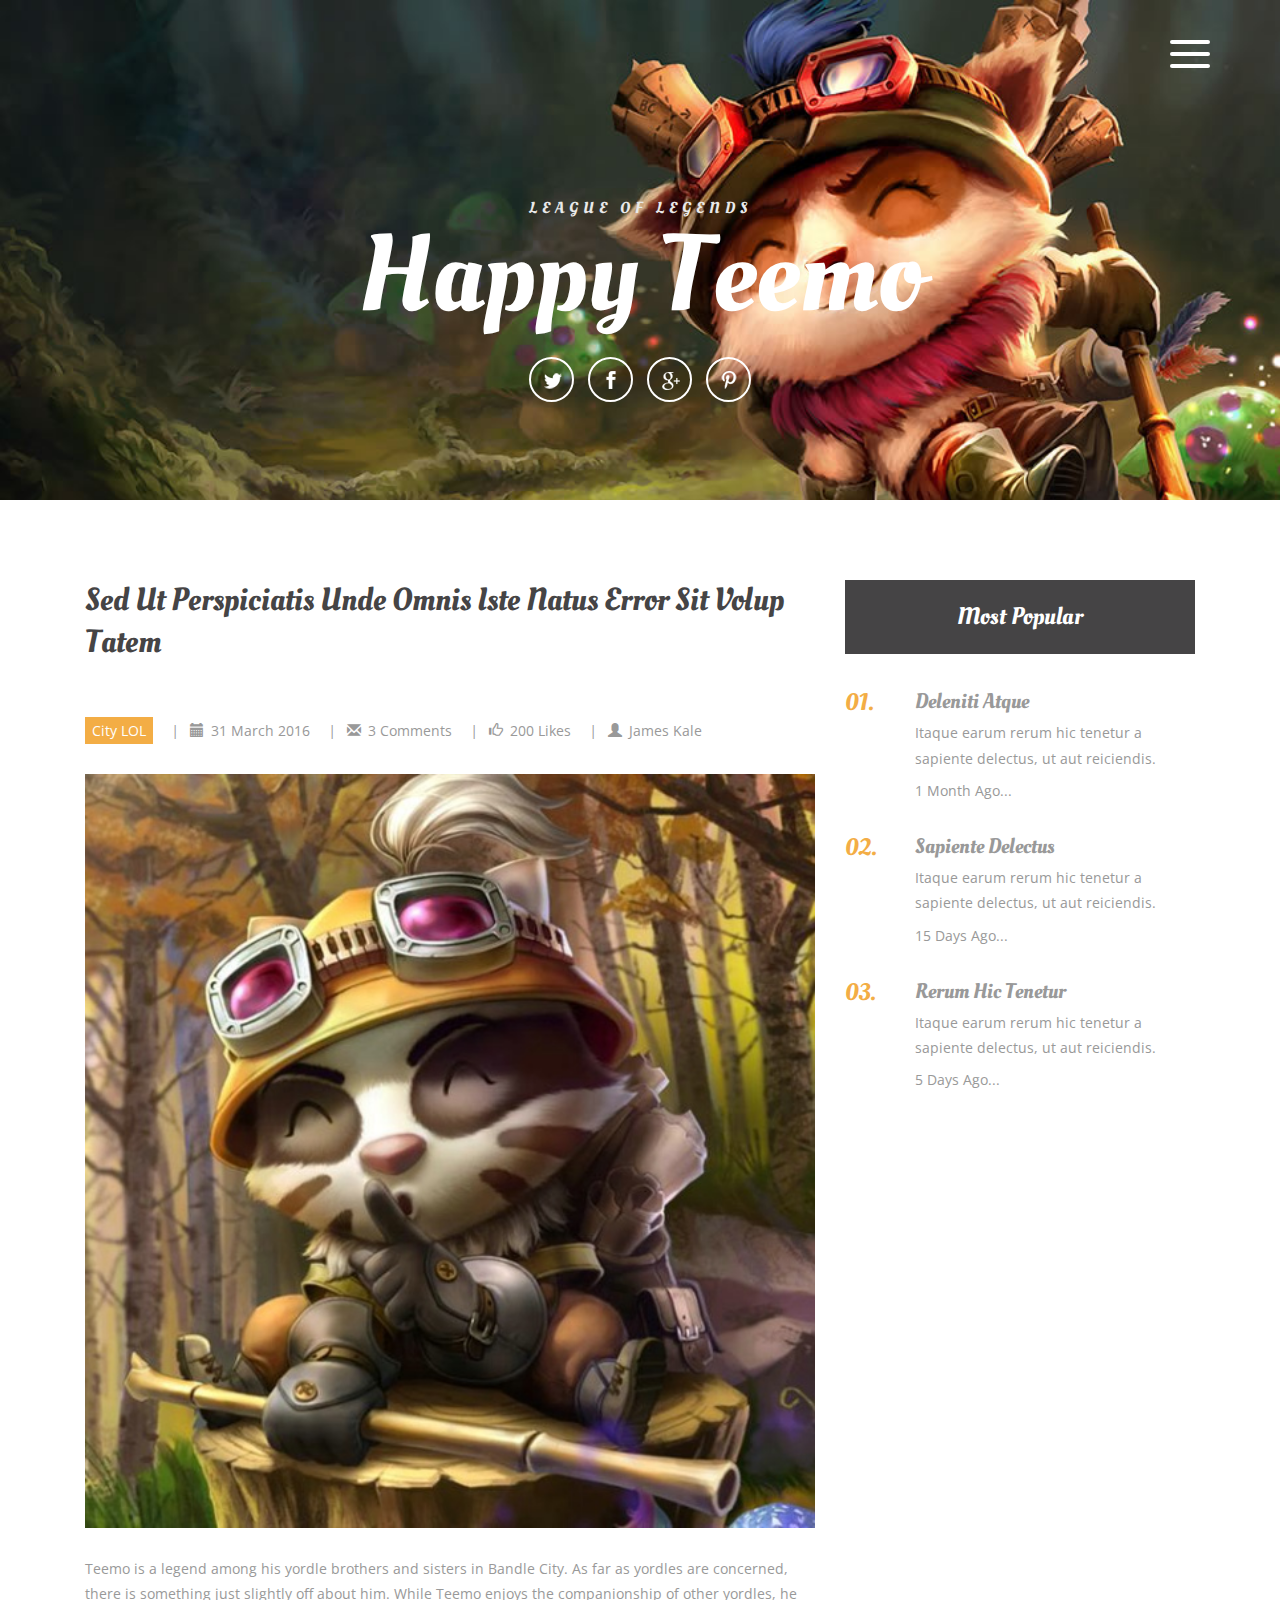
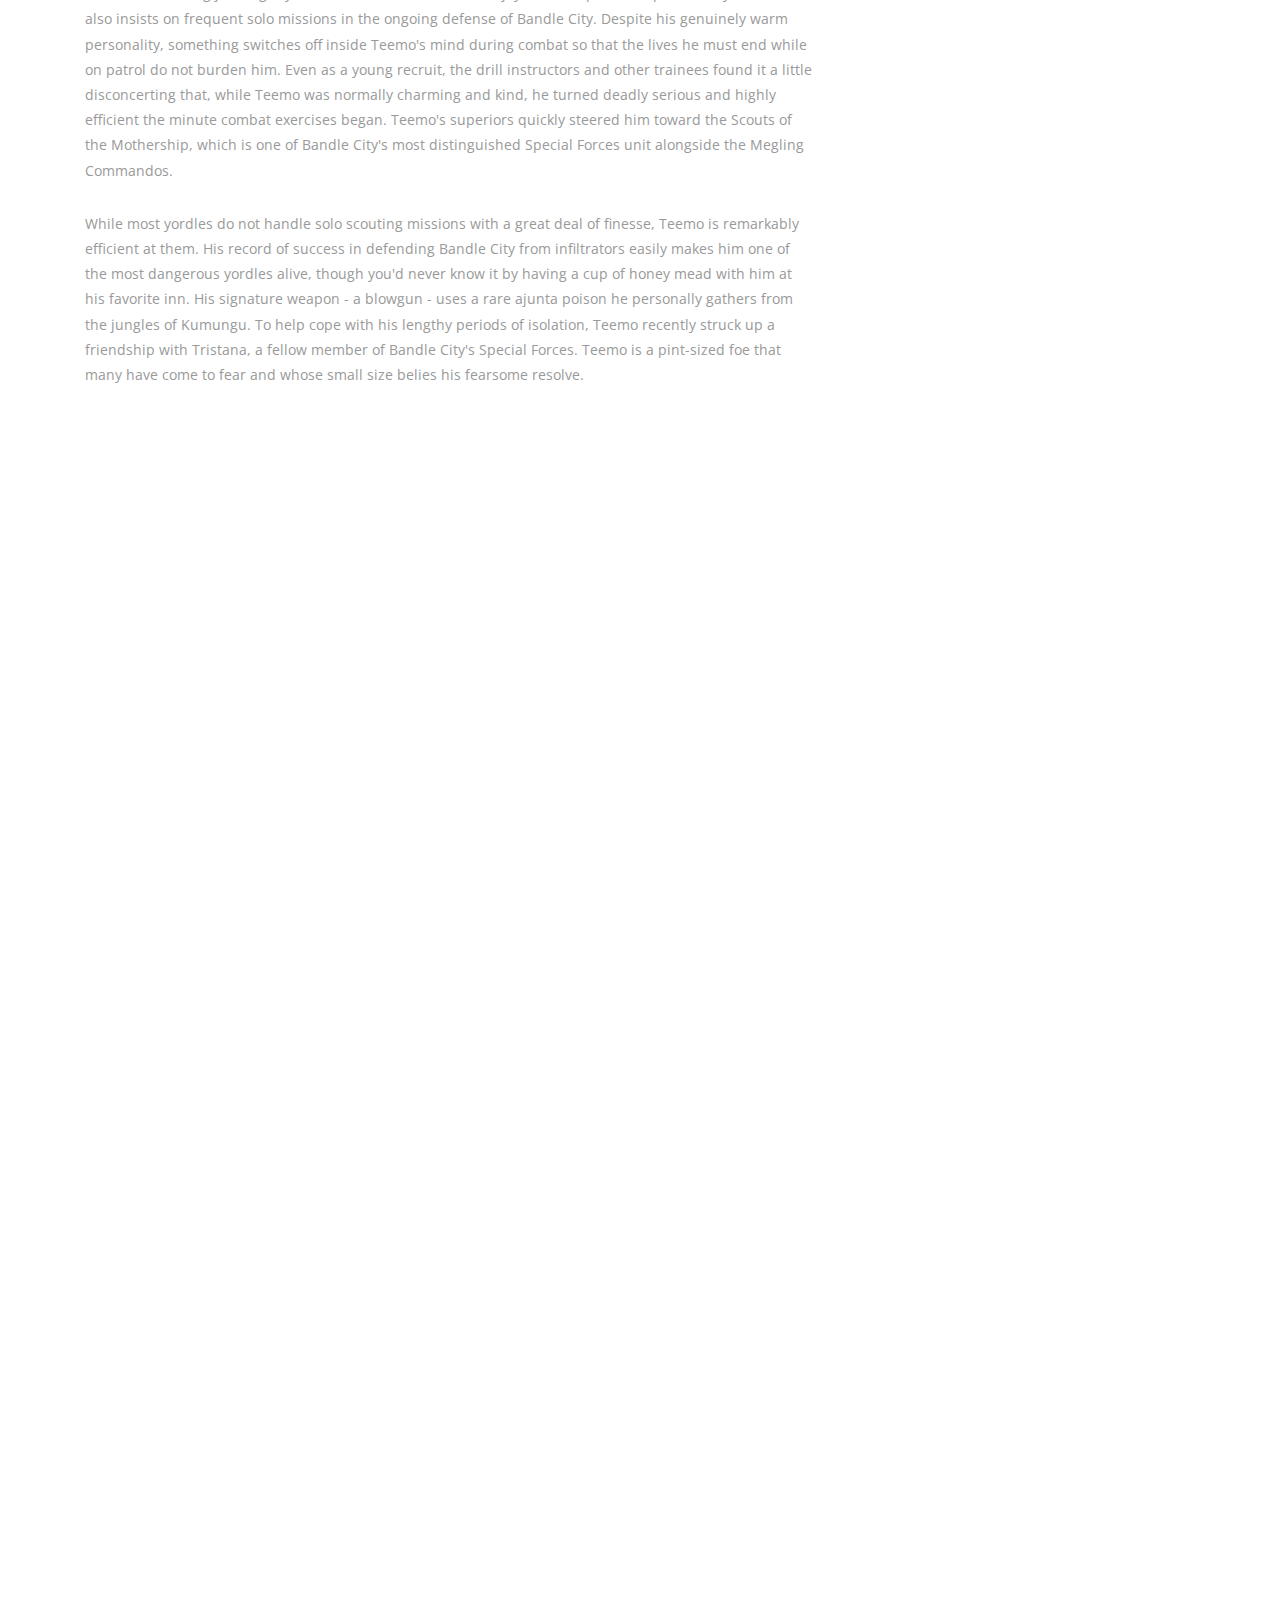
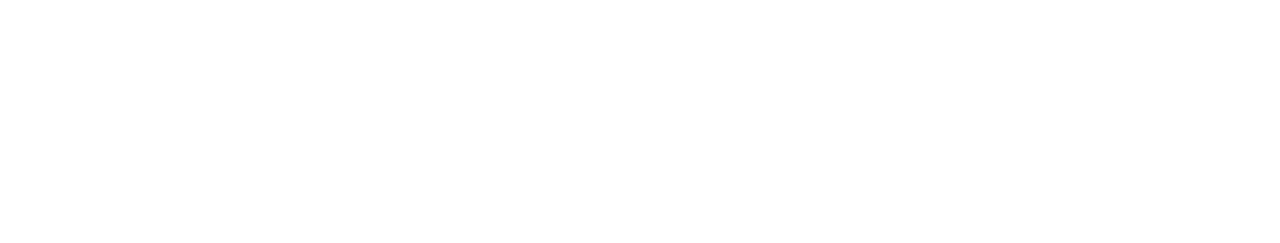
<file: single.html>
<!DOCTYPE html>
<html>
<head>
<title>Blog</title>
<!-- for-mobile-apps -->
<meta name="viewport" content="width=device-width, initial-scale=1">
<meta http-equiv="Content-Type" content="text/html; charset=utf-8" />
<meta name="keywords" content="Happy Teemo Responsive web template, Bootstrap Web Templates, Flat Web Templates, Android Compatible web template, 
Smartphone Compatible web template, free webdesigns for Nokia, Samsung, LG, SonyEricsson, Motorola web design" />
<script type="application/x-javascript"> addEventListener("load", function() { setTimeout(hideURLbar, 0); }, false);
		function hideURLbar(){ window.scrollTo(0,1); } </script>
<!-- //for-mobile-apps -->
<link href="css/bootstrap.css" rel="stylesheet" type="text/css" media="all" />
<link href="css/style.css" rel="stylesheet" type="text/css" media="all" />
<!-- js -->
<script src="js/jquery-1.11.1.min.js"></script>
<!-- //js -->
<!-- animation-effect -->
<link href="css/animate.min.css" rel="stylesheet"> 
<script src="js/wow.min.js"></script>
<script>
 new WOW().init();
</script>
<!-- //animation-effect -->
<link href='https://fonts.googleapis.com/css?family=Oleo+Script:400,700' rel='stylesheet' type='text/css'>
<link href='https://fonts.googleapis.com/css?family=Open+Sans:400,300,300italic,400italic,600,600italic,700,700italic,800,800italic' rel='stylesheet' type='text/css'>
<!-- start-smooth-scrolling -->
<script type="text/javascript" src="js/move-top.js"></script>
<script type="text/javascript" src="js/easing.js"></script>
<script type="text/javascript">
	jQuery(document).ready(function($) {
		$(".scroll").click(function(event){		
			event.preventDefault();
			$('html,body').animate({scrollTop:$(this.hash).offset().top},1000);
		});
	});
</script>
<!-- start-smooth-scrolling -->
</head>
	
<body>
<!-- banner -->
	<div class="banner-figures">
		<div class="banner1">
			<div class="container banner-drop">
				<div class="header header1">

					<div class="header-right header-right1">
						<nav>
						  <ul>
							<li>
								<a href="index.html"><i class="glyphicon glyphicon-home" aria-hidden="true"></i><span>Home</span></a>
							</li>
							<li>
								<a href="about.html"><i class="glyphicon glyphicon-exclamation-sign" aria-hidden="true"></i><span>About</span></a>
							</li>
							<li>
								<a href="short-codes.html"><i class="glyphicon glyphicon-text-size" aria-hidden="true"></i><span>Short Codes</span></a>
							</li>
							<li>
								<a href="blog.html"><i class="glyphicon glyphicon-picture" aria-hidden="true"></i><span>Blog</span></a>
							</li>
							<li>
								<a href="mail.html"><i class="glyphicon glyphicon-envelope" aria-hidden="true"></i><span>Mail Us</span></a>
							</li>
						  </ul>
						</nav>
						<div class="menu-icon animated wow zoomIn" data-wow-duration="1000ms" data-wow-delay="800ms"><span></span></div>
					</div>
					<div class="clearfix"> </div>
				</div>
				<div class="logo animated wow bounceInDown" data-wow-duration="1000ms" data-wow-delay="500ms">
					<h1><a href="index.html"><span>League of Legends</span>Happy Teemo</a></h1>
				</div>
				<div class="social-icons animated wow bounceInDown" data-wow-duration="1000ms" data-wow-delay="800ms">
					<ul>
						<li><a href="#" class="twitter"></a></li>
						<li><a href="#" class="facebook"></a></li>
						<li><a href="#" class="google"></a></li>
						<li><a href="#" class="p"></a></li>
					</ul>
				</div>
			</div>
		</div>
			<script>
				(function($){
				  $(".menu-icon").on("click", function(){
						$(this).toggleClass("open");
						$(".container").toggleClass("nav-open");
						$("nav ul li").toggleClass("animate");
				  });
				  
				})(jQuery);
			</script>
	</div>
<!-- //banner -->
<!-- blog -->
	<div class="blog">
		<div class="container">
			<div class="col-md-8 blog-left">
				<div class="comments-list hover14 column animated wow fadeInUp" data-wow-duration="1200ms" data-wow-delay="500ms">
					<h3>Sed ut perspiciatis unde omnis iste natus error sit volup tatem</h3>
					<ul>
						<li><a href="single.html" class="bake">City LOL</a> <i>|</i></li>
						<li><span class="glyphicon glyphicon-calendar" aria-hidden="true"></span>31 March 2016 <i>|</i></li>
						<li><a href="#"><span class="glyphicon glyphicon-envelope" aria-hidden="true"></span>3 Comments</a> <i>|</i></li>
						<li><a href="#"><span class="glyphicon glyphicon-thumbs-up" aria-hidden="true"></span>200 Likes</a> <i>|</i></li>
						<li><a href="#"><span class="glyphicon glyphicon-user" aria-hidden="true"></span>James Kale</a></li>
					</ul>
					<div>
						<figure><img src="images/101.jpg" alt=" " class="img-responsive" /></figure>
					</div>
					<p>Teemo is a legend among his yordle brothers and sisters in Bandle City. As far as yordles are concerned, there is something just slightly off about him. While Teemo enjoys the companionship of other yordles, he also insists on frequent solo missions in the ongoing defense of Bandle City. Despite his genuinely warm personality, something switches off inside Teemo's mind during combat so that the lives he must end while on patrol do not burden him. Even as a young recruit, the drill instructors and other trainees found it a little disconcerting that, while Teemo was normally charming and kind, he turned deadly serious and highly efficient the minute combat exercises began. Teemo's superiors quickly steered him toward the Scouts of the Mothership, which is one of Bandle City's most distinguished Special Forces unit alongside the Megling Commandos.</p>
					<p>While most yordles do not handle solo scouting missions with a great deal of finesse, Teemo is remarkably efficient at them. His record of success in defending Bandle City from infiltrators easily makes him one of the most dangerous yordles alive, though you'd never know it by having a cup of honey mead with him at his favorite inn. His signature weapon - a blowgun - uses a rare ajunta poison he personally gathers from the jungles of Kumungu. To help cope with his lengthy periods of isolation, Teemo recently struck up a friendship with Tristana, a fellow member of Bandle City's Special Forces. Teemo is a pint-sized foe that many have come to fear and whose small size belies his fearsome resolve.
                    </p>
				</div>
				
				<div class="leave-comment animated wow fadeInUp" data-wow-duration="1200ms" data-wow-delay="500ms">
					<h3>Post Your <span>Comment</span> Here</h3>
					<form>
						<input type="text" value="Name" onfocus="this.value = '';" onblur="if (this.value == '') {this.value = 'Name';}" required="">
						<input type="email" value="Email" onfocus="this.value = '';" onblur="if (this.value == '') {this.value = 'Email';}" required="">
						<input type="text" value="Website" onfocus="this.value = '';" onblur="if (this.value == '') {this.value = 'Website';}" required="">
						<textarea type="text"  onfocus="this.value = '';" onblur="if (this.value == '') {this.value = 'Message...';}" required="">Message...</textarea>
						<input type="submit" value="Send" >
					</form>
				</div>
			</div>
			<div class="col-md-4 blog-right">
				<div class="popular animated wow fadeInUp" data-wow-duration="1200ms" data-wow-delay="500ms">
					<h3>Most Popular</h3>
					<div class="popular-grid">
						<div class="popular-left">
							<h4>01.</h4>
						</div>
						<div class="popular-right">
							<h5><a href="single.html">deleniti atque</a></h5>
							<p>Itaque earum rerum hic tenetur a sapiente delectus, ut aut 
								reiciendis.<span>1 Month Ago...</span></p>
						</div>
						<div class="clearfix"> </div>
					</div>
					<div class="popular-grid">
						<div class="popular-left">
							<h4>02.</h4>
						</div>
						<div class="popular-right">
							<h5><a href="single.html">sapiente delectus</a></h5>
							<p>Itaque earum rerum hic tenetur a sapiente delectus, ut aut 
								reiciendis.<span>15 Days Ago...</span></p>
						</div>
						<div class="clearfix"> </div>
					</div>
					<div class="popular-grid">
						<div class="popular-left">
							<h4>03.</h4>
						</div>
						<div class="popular-right">
							<h5><a href="single.html">rerum hic tenetur</a></h5>
							<p>Itaque earum rerum hic tenetur a sapiente delectus, ut aut 
								reiciendis.<span>5 Days Ago...</span></p>
						</div>
						<div class="clearfix"> </div>
					</div>
				</div>
				<div class="subscribe animated wow fadeInUp" data-wow-duration="1200ms" data-wow-delay="500ms">
					<h3>Subscribe</h3>
					<p>Subscribe for daily varieties of Tristana.</p>
					<form>
						<input type="email" value="Email" onfocus="this.value = '';" onblur="if (this.value == '') {this.value = 'Email';}" required="">
						<input type="submit" value="Submit" >
					</form>
				</div>
				<div class="categories animated wow fadeInUp" data-wow-duration="1200ms" data-wow-delay="500ms">
					<h3>Categories</h3>
					<ul>
						<li><a href="single.html">tenetur a sapiente delectus</a></li>
						<li><a href="single.html">Itaque earum rerum hic tenetur</a></li>
						<li><a href="single.html">qui dolorem eum fugiat quo</a></li>
						<li><a href="single.html">voluptas a asperiores delectus</a></li>
						<li><a href="single.html">perferendis doloribus repellat</a></li>
						<li><a href="single.html">eligendi optio cumque nihil</a></li>
					</ul>
				</div>
				<div class="instagram animated wow fadeInUp" data-wow-duration="1200ms" data-wow-delay="500ms">
					<h2>Instagram Posts</h2>
					<div class="instagram-grids">
						<div class="instagram-grid">
							<a href="single.html"><img src="images/1.png" alt=" " class="img-responsive" /></a>
						</div>
						<div class="instagram-grid">
							<a href="single.html"><img src="images/2.png" alt=" " class="img-responsive" /></a>
						</div>
						<div class="instagram-grid">
							<a href="single.html"><img src="images/3.png" alt=" " class="img-responsive" /></a>
						</div>
						<div class="instagram-grid">
							<a href="single.html"><img src="images/4.png" alt=" " class="img-responsive" /></a>
						</div>
						<div class="instagram-grid">
							<a href="single.html"><img src="images/3.png" alt=" " class="img-responsive" /></a>
						</div>
						<div class="instagram-grid">
							<a href="single.html"><img src="images/1.png" alt=" " class="img-responsive" /></a>
						</div>
						<div class="clearfix"> </div>
					</div>
				</div>
				<div class="tags animated wow fadeInUp" data-wow-duration="1200ms" data-wow-delay="500ms">
					<h3>Recent Tags</h3>
					<ul>
						<li>
							<a href="single.html">Tristana</a>
						</li>
						<li>
							<a href="single.html">skill</a>
						</li>
						<li>
							<a href="single.html">LOL</a>
						</li>
						<li>
							<a href="single.html">mushroom</a>
						</li>
						<li>
							<a href="single.html">veigar</a>
						</li>
						<li>
							<a href="single.html">Tristana</a>
						</li>
						<li>
							<a href="single.html">skill</a>
						</li>
						<li>
							<a href="single.html">LOL</a>
						</li>
						<li>
							<a href="single.html">mushroom</a>
						</li>
						<li>
							<a href="single.html">Tristana</a>
						</li>
						<li>
							<a href="single.html">skill</a>
						</li>
						<li>
							<a href="single.html">LOL</a>
						</li>
						<li>
							<a href="single.html">mushroom</a>
						</li>
						<li>
							<a href="single.html">Veigar</a>
						</li>
					</ul>
				</div>
			</div>
			<div class="clearfix"> </div>
		</div>
	</div>
<!-- //blog -->
<!-- footer-top -->
	<div class="footer-top animated wow zoomInDown" data-wow-duration="1000ms" data-wow-delay="800ms">
		<div class="container">
			<h3>Come Play With Me !</h3>
			<p>Request a free estimate from our <span>toll free</span> number</p>
			<div class="more">
				<a href="mail.html">Contact Us</a>
			</div>
			<!-- <div class="footer-top-image">
				<img src="images/1.png" alt=" " class="img-responsive" />
			</div> -->
		</div>
	</div>
<!-- //footer-top -->
<!-- footer -->
	<div class="footer-copy animated wow bounceInDown" data-wow-duration="1000ms" data-wow-delay="800ms">
		<div class="container">
			<div class="footer-copy-grids">
				<div class="col-md-3 footer-copy-grid">
					<h3>About <span>LOL</span></h3>
					<img src="images/6.jpg" alt=" " class="img-responsive" />
					<p>But I must explain to you how all this mistaken idea of denouncing pleasure 
						and praising pain was born.</p>
				</div>
				<div class="col-md-3 footer-copy-grid">
					<h3>Contact <span>Us</span></h3>
					<form>
						<input type="text" value="Name" onfocus="this.value = '';" onblur="if (this.value == '') {this.value = 'Name';}" required="">
						<input type="email" value="Email" onfocus="this.value = '';" onblur="if (this.value == '') {this.value = 'Email';}" required="">
						<textarea type="text"  onfocus="this.value = '';" onblur="if (this.value == '') {this.value = 'Message...';}" required="">Message...</textarea>
						<input type="submit" value="Submit" >
					</form>
				</div>
				<div class="col-md-3 footer-copy-grid">
					<h3>Popular <span>Items</span></h3>
					<div class="footer-copy-grids">
						<div class="col-xs-4 footer-copy-grid1">
							<a href="single.html"><img src="images/1.png" alt=" " class="img-responsive" /></a>
						</div>
						<div class="col-xs-4 footer-copy-grid1">
							<a href="single.html"><img src="images/2.png" alt=" " class="img-responsive" /></a>
						</div>
						<div class="col-xs-4 footer-copy-grid1">
							<a href="single.html"><img src="images/3.png" alt=" " class="img-responsive" /></a>
						</div>
						<div class="clearfix"> </div>
					</div>
					<div class="footer-copy-grids">
						<div class="col-xs-4 footer-copy-grid1">
							<a href="single.html"><img src="images/4.png" alt=" " class="img-responsive" /></a>
						</div>
						<div class="col-xs-4 footer-copy-grid1">
							<a href="single.html"><img src="images/5.jpg" alt=" " class="img-responsive" /></a>
						</div>
						<div class="col-xs-4 footer-copy-grid1">
							<a href="single.html"><img src="images/2.png" alt=" " class="img-responsive" /></a>
						</div>
						<div class="clearfix"> </div>
					</div>
				</div>
				<div class="col-md-3 footer-copy-grid">
					<h3>Navigation</h3>
					<ul>
						<li><a href="mail.html">Mail Us</a></li>
						<li><a href="blog.html">Blog</a></li>
						<li><a href="about.html">About Us</a></li>
						<li><a href="short-codes.html">Short Codes</a></li>
					</ul>
				</div>
				<div class="clearfix"> </div>
			</div>
		</div>
	</div>
	<div class="footer animated wow bounce" data-wow-duration="1000ms" data-wow-delay="800ms">
		<div class="container">
			<p>Copyright &copy; 2016.Company name All rights reserved.More Templates <a href="http://www.cssmoban.com/" target="_blank" title="模板之家">模板之家</a> - Collect from <a href="http://www.cssmoban.com/" title="网页模板" target="_blank">网页模板</a></p>
		</div>
	</div>
<!-- //footer -->
<!-- here stars scrolling icon -->
	<script type="text/javascript">
		$(document).ready(function() {
			/*
				var defaults = {
				containerID: 'toTop', // fading element id
				containerHoverID: 'toTopHover', // fading element hover id
				scrollSpeed: 1200,
				easingType: 'linear' 
				};
			*/
								
			$().UItoTop({ easingType: 'easeOutQuart' });
								
			});
	</script>
<!-- //here ends scrolling icon -->
</body>
</html>
</file>
<file: css/style.css>
html, body{
    font-size: 100%;
	background:	#fff;
	font-family: 'Open Sans', sans-serif;
}
p{
	margin:0;
}
h1,h2,h3,h4,h5,h6{
	font-family: 'Oleo Script', cursive;
	font-weight:100;
	margin:0;
}
ul,label{
	margin:0;
	padding:0;
}
body a:hover{
	text-decoration:none;
}
/*-- banner --*/
.header ul li a,.more a,.footer p a,input[type="submit"],.recent-comments-grid-right h4 a,.admin-right p a,.tags ul li a,.comments-list ul li a,.categories ul li a,.comments-list h3 a,.popular-right h5 a,.mail-grid-left-pos,.mail-grid-left,.team-grid1-sub,.footer-copy-grid ul li a,.about-grid-left1 ul li a,.about-grid ul li a{
	transition:.5s ease-in-out;
	-webkit-transition:.5s ease-in-out;
	-moz-transition:.5s ease-in-out;
	-o-transition:.5s ease-in-out;
	-ms-transition:.5s ease-in-out;
}
.banner{
	background:url(../images/banner1.jpg) no-repeat 0px 0px;
	background-size:cover;
	-webkit-background-size:cover;
	-moz-background-size:cover;
	-o-background-size:cover;
	-ms-background-size:cover;
	min-height:800px;
}
.banner1{
	background:url(../images/banner.jpg) no-repeat 0px 0px;
	background-size:cover;
	-webkit-background-size:cover;
	-moz-background-size:cover;
	-o-background-size:cover;
	-ms-background-size:cover;
	min-height:500px;
}
.header{
	padding:5em 0 15em;
    text-align: center;
}
.header-left ul li{
	display:inline-block;
	margin-right:5em;
	font-size:14px;
	color:#fff;
}
.header-left ul li span{
	left:-.5em;
	color:#F3AD45;
}
.header-left ul li a{
	color:#fff;
	text-decoration:none;
}
.header-left ul li a:hover{
	color:#F3AD45;
}
.header-left{
	float: left;
	padding:.7em 0 0 17em;
}
.header-right{
	float: right;
}
.logo {
    text-align: center;
}
.logo h1 a{
	font-size:3em;
	text-decoration:none;
	text-align:center;
	color:#fff;
}
.logo h1 a span{
	display: block;
    font-size: 16px;
    text-transform: uppercase;
    letter-spacing: 5px;
    color: #E9E9E9;
}
.container.banner-drop.nav-open{
  margin-top: 8em;
  -webkit-transition: all 0.3s ease;
  transition: all 0.3s ease;
}

/*
  menu icon css3
*/
.menu-icon {
  position: relative;
  display: block;
  width: 2.5em;
  height: 2.5em;
  cursor: pointer;
}
.menu-icon:hover span {
  background:#F3AD45;
}
.menu-icon:hover span:before, .menu-icon:hover span:after {
  background:#F3AD45;
}

.menu-icon > span {
  position: absolute;
  top: 50%;
  display: block;
  width: 100%;
  height: 0.25em;
  background-color:#FFFFFF;
  border-radius: 3px;
  -webkit-transition: -webkit-transform 0.3s, background 0.25s ease;
  -webkit-transition: background 0.25s ease, -webkit-transform 0.3s;
  transition: background 0.25s ease, -webkit-transform 0.3s;
  transition: transform 0.3s, background 0.25s ease;
  transition: transform 0.3s, background 0.25s ease, -webkit-transform 0.3s;
}

.menu-icon > span:before,
.menu-icon > span:after {
  content: "";
  right: 0em;
  position: absolute;
  width: 100%;
  height: 100%;
  background-color:#FFFFFF;
  border-radius: 3px;
  -webkit-transition: -webkit-transform 0.3s, background 0.25s ease;
  -webkit-transition: background 0.25s ease, -webkit-transform 0.3s;
  transition: background 0.25s ease, -webkit-transform 0.3s;
  transition: transform 0.3s, background 0.25s ease;
  transition: transform 0.3s, background 0.25s ease, -webkit-transform 0.3s;
}

.menu-icon > span:before {
  -webkit-transform: translateY(-0.75em);
  transform: translateY(-0.75em);
  -moz-transform: translateY(-0.75em);
  -o-transform: translateY(-0.75em);
  -ms-transform: translateY(-0.75em);
}

.menu-icon > span:after {
  -webkit-transform: translateY(0.75em);
  transform: translateY(0.75em);
  -moz-transform: translateY(0.75em);
  -o-transform: translateY(0.75em);
  -ms-transform: translateY(0.75em);
}

/* OPENED */
.menu-icon.open {
  -webkit-transform: rotate(45deg);
  transform: rotate(45deg);
  -moz-transform: rotate(45deg);
  -o-transform: rotate(45deg);
  -ms-transform: rotate(45deg);
}

.menu-icon.open > span:before {
  -webkit-transform: rotate(90deg);
  transform: rotate(90deg);
  -moz-transform: rotate(90deg);
  -o-transform: rotate(90deg);
  -ms-transform: rotate(90deg);
}

.menu-icon.open > span:after {
  -webkit-transform: rotate(90deg);
  transform: rotate(90deg);
  -moz-transform: rotate(90deg);
  -o-transform: rotate(90deg);
  -ms-transform: rotate(90deg);
}

.header-right nav {
	position: absolute;
    top: -23%;
    left: 24%;
    color: #999;
    z-index: -1;
}
.header-right nav ul li.animate {
  top: 0;
}
.header-right nav ul li {
  display: inline-block;
  text-align: center;
  margin: 1em 2em;
  cursor: pointer;
  position: relative;
  top: -8em;
}
.header-right nav ul li:nth-child(1) {
  -moz-transition: top 0.3s ease 0.15s;
  -o-transition: top 0.3s ease 0.15s;
  -webkit-transition: top 0.3s ease;
  -webkit-transition-delay: 0.15s;
  -webkit-transition: top 0.3s ease 0.15s;
  transition: top 0.3s ease 0.15s;
}
.header-right nav ul li:nth-child(2) {
  -moz-transition: top 0.3s ease 0.2s;
  -o-transition: top 0.3s ease 0.2s;
  -webkit-transition: top 0.3s ease;
  -webkit-transition-delay: 0.2s;
  -webkit-transition: top 0.3s ease 0.2s;
  transition: top 0.3s ease 0.2s;
}
.header-right nav ul li:nth-child(3) {
  -moz-transition: top 0.3s ease 0.25s;
  -o-transition: top 0.3s ease 0.25s;
  -webkit-transition: top 0.3s ease;
  -webkit-transition-delay: 0.25s;
  -webkit-transition: top 0.3s ease 0.25s;
  transition: top 0.3s ease 0.25s;
}
.header-right nav ul li:nth-child(4) {
  -moz-transition: top 0.3s ease 0.3s;
  -o-transition: top 0.3s ease 0.3s;
  -webkit-transition: top 0.3s ease;
  -webkit-transition-delay: 0.3s;
  -webkit-transition: top 0.3s ease 0.3s;
  transition: top 0.3s ease 0.3s;
}
.header-right nav ul li:nth-child(5) {
  -moz-transition: top 0.3s ease 0.35s;
  -o-transition: top 0.3s ease 0.35s;
  -webkit-transition: top 0.3s ease;
  -webkit-transition-delay: 0.35s;
  -webkit-transition: top 0.3s ease 0.35s;
  transition: top 0.3s ease 0.35s;
}
.header-right nav ul li:hover {
  opacity: 1;
}
.header-right nav ul li i {
  font-size: 1.5em;
  background:#F3AD45;
  padding: 0.75em;
  border-radius: 50%;
  color: white;
  display: inline-block;
  overflow: hidden;
  text-shadow: 0px 0px #D5963A, 1px 1px #D5963A, 2px 2px #D5963A, 3px 3px #D5963A, 4px 4px #D5963A, 5px 5px #D5963A, 6px 6px #D5963A, 7px 7px #D5963A, 8px 8px #D5963A, 9px 9px #D5963A, 10px 10px #D5963A, 11px 11px #D5963A, 12px 12px #D5963A, 13px 13px #D5963A, 14px 14px #D5963A, 15px 15px #D5963A, 16px 16px #D5963A, 17px 17px #D5963A, 18px 18px #D5963A, 19px 19px #D5963A, 20px 20px #D5963A, 21px 21px #D5963A, 22px 22px #D5963A, 23px 23px #D5963A, 24px 24px #D5963A, 25px 25px #D5963A, 26px 26px #D5963A, 27px 27px #D5963A, 28px 28px #D5963A, 29px 29px #D5963A, 30px 30px #D5963A, 31px 31px #D5963A, 32px 32px #D5963A, 33px 33px #D5963A, 34px 34px #D5963A, 35px 35px #D5963A, 36px 36px #D5963A, 37px 37px #D5963A, 38px 38px #D5963A, 39px 39px #D5963A, 40px 40px #D5963A, 41px 41px #D5963A, 42px 42px #D5963A, 43px 43px #D5963A, 44px 44px #D5963A, 45px 45px #D5963A, 46px 46px #D5963A, 47px 47px #D5963A, 48px 48px #D5963A, 49px 49px #D5963A, 50px 50px #D5963A, 51px 51px #D5963A, 52px 52px #D5963A, 53px 53px #D5963A, 54px 54px #D5963A, 55px 55px #D5963A, 56px 56px #D5963A, 57px 57px #D5963A, 58px 58px #D5963A, 59px 59px #D5963A, 60px 60px #D5963A;
}
.header-right nav ul li.active i {
  background:#454445;
  text-shadow: 0px 0px #525252, 1px 1px #525252, 2px 2px #525252, 3px 3px #525252, 4px 4px #525252, 5px 5px #525252, 6px 6px #525252, 7px 7px #525252, 8px 8px #525252, 9px 9px #525252, 10px 10px #525252, 11px 11px #525252, 12px 12px #525252, 13px 13px #525252, 14px 14px #525252, 15px 15px #525252, 16px 16px #525252, 17px 17px #525252, 18px 18px #525252, 19px 19px #525252, 20px 20px #525252, 21px 21px #525252, 22px 22px #525252, 23px 23px #525252, 24px 24px #525252, 25px 25px #525252, 26px 26px #525252, 27px 27px #525252, 28px 28px #525252, 29px 29px #525252, 30px 30px #525252, 31px 31px #525252, 32px 32px #525252, 33px 33px #525252, 34px 34px #525252, 35px 35px #525252, 36px 36px #525252, 37px 37px #525252, 38px 38px #525252, 39px 39px #525252, 40px 40px #525252, 41px 41px #525252, 42px 42px #525252, 43px 43px #525252, 44px 44px #525252, 45px 45px #525252, 46px 46px #525252, 47px 47px #525252, 48px 48px #525252, 49px 49px #525252, 50px 50px #525252, 51px 51px #525252, 52px 52px #525252, 53px 53px #525252, 54px 54px #525252, 55px 55px #525252, 56px 56px #525252, 57px 57px #525252, 58px 58px #525252, 59px 59px #525252, 60px 60px #525252;
}
.header-right nav ul li.active a{
	color:#F3AD45;
}
.header-right nav ul li a{
    color: #454445;
    font-family: 'Oleo Script', cursive;
	text-decoration: none;
}
.header-right nav ul li a span{
    display: block;
	font-size: 1.2em;
}
.container {
    margin: 0 auto;
    -moz-transition: all 0.3s ease 0.6s;
    -o-transition: all 0.3s ease 0.6s;
    -webkit-transition: all 0.3s ease;
    -webkit-transition-delay: 0.6s;
    -webkit-transition: all 0.3s ease 0.6s;
    transition: all 0.3s ease 0.6s;
    z-index: 10;
    position: relative;
	-o-transition-delay: 0.1s;
	-moz-transition-delay: 0.6s;
	-ms-transition-delay: 0.6s;
}
.container.nav-open .header-right nav {
    z-index: 1;
}
.social-icons {
    padding: 1em 0 0;
    text-align: center;
}
.social-icons ul li{
	display:inline-block;
	padding: 0 !important;
    margin: 5px !important;
}
.social-icons ul li a{
	width: 45px;
    height: 45px;
    border: 2px solid #fff;
    border-radius: 100%;
}
.social-icons ul li a,.services-grid h5 a,.footer-copy p a,.footer-grid ul li a,.contact-left2 ul li a,.mail input[type="submit"]{
	transition:.5s ease-in-out;
	-webkit-transition:.5s ease-in-out;
	-moz-transition:.5s ease-in-out;
	-o-transition:.5s ease-in-out;
	-ms-transition:.5s ease-in-out;
}
.social-icons ul li a.twitter:hover{
	background: url(../images/img-sp.png) no-repeat 1px -46px #F3AD45;
    border:2px solid #F3AD45;
}
.social-icons ul li a.twitter{
	background:url(../images/img-sp.png) no-repeat 1px -46px;
	display:block;
}
.social-icons ul li a.facebook{
	background:url(../images/img-sp.png) no-repeat -49px -47px;
	display:block;
}
.social-icons ul li a.facebook:hover{
	background:url(../images/img-sp.png) no-repeat -49px -47px #F3AD45;
	border:2px solid #F3AD45;
}
.social-icons ul li a.google{
	background:url(../images/img-sp.png) no-repeat -96px -46px;
	display:block;
}
.social-icons ul li a.google:hover{
	background:url(../images/img-sp.png) no-repeat -96px -46px #F3AD45;
	border:2px solid #F3AD45;
}
.social-icons ul li a.p{
	background:url(../images/img-sp.png) no-repeat -143px -46px;
	display:block;
}
.social-icons ul li a.p:hover{
	background:url(../images/img-sp.png) no-repeat -143px -46px #F3AD45;
	border:2px solid #F3AD45;
}
/*-- //banner --*/
/*-- banner-bottom --*/
/*--flexisel--*/
.flex-slider{	
background:#222227;
padding: 70px 0 165px 0;
}
#flexiselDemo1 {
	display: none;
}
.nbs-flexisel-container {
	position: relative;
	max-width: 100%;
}
.nbs-flexisel-ul {
	position: relative;
	width: 9999px;
	margin: 0px;
	padding: 0px;
	list-style-type: none;
}
.nbs-flexisel-inner {
	overflow: hidden;
	margin: 0px auto;
	border-right:none;
}
.nbs-flexisel-item {
	float: left;
    margin: 0;
    padding: 0em;
    position: relative;
    line-height: 0px;
	text-align: center;
}
.nbs-flexisel-item > img {
	cursor: pointer;
	position: relative;
}
/*---- Nav ---*/
.nbs-flexisel-nav-left, .nbs-flexisel-nav-right {
	width: 22px;
    height: 69px;
	position: absolute;
	cursor: pointer;
	z-index: 100;
}
.nbs-flexisel-nav-left {
	left: 0%;
    top: 33% !important;
    background:none;
}
.nbs-flexisel-nav-right {
	right: 0%;
    top: 33% !important;
    background: none;
}
/*--//flexisel--*/
.item-sub{
	background:url(../images/1.png) no-repeat 0px 0px;
	background-size:cover;
	-webkit-background-size:cover;
	-moz-background-size:cover;
	-o-background-size:cover;
	-ms-background-size:cover;
}
.item-sub1{
	background:url(../images/2.png) no-repeat 0px 0px;
	background-size:cover;
	-webkit-background-size:cover;
	-moz-background-size:cover;
	-o-background-size:cover;
	-ms-background-size:cover;
}
.item-sub2{
	background:url(../images/3.png) no-repeat 0px 0px;
	background-size:cover;
	-webkit-background-size:cover;
	-moz-background-size:cover;
	-o-background-size:cover;
	-ms-background-size:cover;
}
.item-sub3{
	background:url(../images/4.png) no-repeat 0px 0px;
	background-size:cover;
	-webkit-background-size:cover;
	-moz-background-size:cover;
	-o-background-size:cover;
	-ms-background-size:cover;
}
.item-sub3,.item-sub,.item-sub1,.item-sub2{
	min-height:480px;
}
.item1 i{
	font-size:2em;
	color:#fff;
	top:4em;
}
.item1 h3{
	font-size: 3.5em;
    color: #fff;
    margin:3em 0 0em;
}
.item1 p{
	font-size:14px;
	color:#f5f5f5;
	line-height:1.8em;
	margin:0 auto;
	width:80%;
}
.item{
	position:relative;
}
.item .p-mask, .row .product .vm-product-media-container .p-mask {
    opacity: 0;
    visibility: hidden;
    background:rgba(0, 0, 0, 0.72);
    bottom: 0%;
    position: absolute;
    padding:1.5em 1.5em;
    width: 100%;
    -webkit-transform: translate3d( 0px, 100%, 0px );
    -moz-transform: translate3d( 0px, 100%, 0px );
    -ms-transform: translate3d( 0px, 100%, 0px );
    -o-transform: translate3d( 0px, 100%, 0px );
    transform: translate3d( 0px, 100%, 0px );
    -webkit-transition: all .5s ease 0s;
    -moz-transition: all .5s ease 0s;
    transition: all .5s ease 0s;
    text-align: left;
}
.item .p-mask .p-desc{
    color: #a3a3a3;
    position: relative;
    display: block;
    margin-bottom: 10px;
    padding-bottom: 10px;
    font-size: 1em;
}
.item:hover .p-mask, .row .product:hover .p-mask {
    opacity: 1;
    visibility: visible;
    -webkit-transform: translate3d( 0px, 0px, 0px );
    -moz-transform: translate3d( 0px, 0px, 0px );
    -ms-transform: translate3d( 0px, 0px, 0px );
    -o-transform: translate3d( 0px, 0px, 0px );
    transform: translate3d( 0px, 0px, 0px );
}
.p-mask h4{
	color:#F3AD45;
	font-size:1.5em;
	text-decoration:none;
	line-height:1.8em;
}
.p-mask p{
	margin: 0;
    color: #D7D7D7;
    line-height: 1.8em;
    font-size: 14px;
}
/*-- //banner-bottom --*/
/*-- banner-bottom-grids --*/
.banner-bottom-grid,.banner-bottom-grid-left,.banner-bottom-grid-sub{
	padding:0;
}
.banner-bottom-grid-left{
	padding:7em 0 0 12em;
}
.banner-bottom-grid-left h2{
	font-size:2.5em;
	color:#454445;
	margin:0;
	line-height:1.5em;
	text-transform:capitalize;
}
.banner-bottom-grid-left h2 span{
	color:#F3AD45;
}
.banner-bottom-grid-left p{
	margin:1em 0 4em;
	color:#999;
	line-height:1.8em;
	font-size:14px;
	width: 70%;
}
.more a{
	padding:8px 35px;
	border:1px solid #F3AD45;
	font-size:1em;
	color:#F3AD45;
	text-decoration:none;
	font-family: 'Oleo Script', cursive;
}
.more a:hover{
	border:1px solid #454445;
	color:#fff;
	background:#454445;
}
.banner-bottom-grid img{
	width:100%;
}
.banner-bottom-grid1{
	position: absolute;
    bottom: -20%;
    left: -30%;
    padding: 1em;
    width: 100%;
    background: #454445;
	z-index: 1;
}
.banner-bottom-grid1-pos,.banner-bottom-grid-sub-pos{
	padding:2em;
	border: 1px solid #DFDEDC;
}
.banner-bottom-grid,.banner-bottom-grid-sub{
	position:relative;
}
.banner-bottom-grid1-pos h3{
	font-size: 2.5em;
    color: #fff;
    text-transform: capitalize;
    margin: 0;
    text-align: center;
	line-height:1.5em;
}
.banner-bottom-grid-sub-pos h3{
	font-size: 2.5em;
    color: #fff;
    text-transform: capitalize;
    margin: 0;
    text-align: center;
	font-family: 'Open Sans', sans-serif;
	line-height:1.6em;
}
.banner-bottom-grid1-pos h3 span{
	font-size:.9em;
	display:block;
}
.banner-bottom-grid1-pos h3 i{
	color: #F3AD45;
    display: block;
    font-size: 1.5em;
}
.banner-bottom-grid-sub1{
	position: absolute;
    top: 0%;
    left: 0%;
    padding: 1em;
    width: 81%;
    height: 100%;
}
.banner-bottom-grid-sub-pos h3 span {
    font-family: 'Oleo Script', cursive;
    font-size: .7em;
    color: #F3AD45;
}
.banner-bottom-grid-sub-pos h3 i {
    font-style: normal;
    font-weight: 600;
}
.banner-bottom-grid-left1 {
    padding: 12em 0 0;
}
.banner-bottom-grid-left1 p{
	font-size: 2em;
    color: #999;
    margin: 0;
    line-height: 1.8em;
    padding-left: 2em;
    position: relative;
    width: 75%;
    text-transform: capitalize;
}
.banner-bottom-grid-left1 p:before{
	background:url(../images/img-sp.png) no-repeat -7px -109px;
	display:block;
	width:32px;
	height:32px;
	content:'';
	position:absolute;
	top:0%;
	left:0%;
}
/*-- //banner-bottom-grids --*/
/*-- footer-top --*/
.footer-top{
	background:url(../images/8.jpg) no-repeat 0px 0px;
	background-size:cover;
	-webkit-background-size:cover;
	-moz-background-size:cover;
	-o-background-size:cover;
	-ms-background-size:cover;
	min-height:400px;
	padding:5em 0 0;
	text-align:center;
	position:relative;
}
.footer-top h3{
	font-size:2em;
	color:#fff;
	margin:0;
	line-height:1.5em;
	font-family: 'Open Sans', sans-serif;
}
.footer-top h3 span{
	color: #F3AD45;
    font-size: 2.1em;
	font-family: 'Oleo Script', cursive;
}
.footer-top p{
	font-size:14px;
	color:#f5f5f5;
	margin:1em 0 4em;
	line-height:1.8em;
}
.footer-top p span {
    text-transform: uppercase;
}
.footer-top-image {
    position: absolute;
    right: 0%;
    bottom: -83%;
}
/*-- //footer-top --*/
/*-- footer --*/
.footer{
	padding:1.5em 0;
	background:#000;
	text-align:center;
}
.footer p{
	font-size:14px;
	color:#f5f5f5;
	margin:0;
	line-height:1.8em;
}
.footer p a{
	color:#F3AD45;
	text-decoration:none;
}
.footer p a:hover{
	color:#fff;
}
.footer-copy{
	padding:2em 0;
	background:#131313;
}
.footer-copy-grid h3{
	font-size:2em;
	color:#fff;
	margin:0 0 1em;
}
.footer-copy-grid h3 span{
	color:#F3AD45;
}
.footer-copy-grid p{
	color:#999;
	margin:1em 0 0;
	line-height:1.8em;
	font-size:14px;
}
.footer-copy-grid1 {
    padding:0 .4em .4em;
}
.footer-copy-grid input[type="text"],.footer-copy-grid input[type="email"],.footer-copy-grid textarea{
	outline: none;
    border: 1px solid #3B3B3B;
    padding: 7px 10px;
    background: #000;
    color: #999;
    font-size: 14px;
    width: 100%;
}
.footer-copy-grid input[type="email"]{
	margin:.5em 0;
}
.footer-copy-grid textarea{
	min-height:100px;
	resize:none;
}
.footer-copy-grid input[type="submit"]{
	outline:none;
	border:none;
	padding:7px 0;
	background:#454445;
	color:#fff;
	font-size:14px;
	width:50%;
	margin:.2em 0 0;
}
.footer-copy-grid input[type="submit"]:hover{
	background:#F3AD45;
}
.footer-copy-grid ul li{
	padding-left: 2em;
    margin-bottom: 1em;
    background: url(../images/img-sp.png) no-repeat -15px -163px;
    list-style-type: none;
}
.footer-copy-grid ul li a{
	font-size:14px;
	color:#999;
	text-decoration:none;
}
.footer-copy-grid ul li a:hover{
	color:#fff;
}
/*-- //footer --*/
/*-- to-top --*/
#toTop {
	display: none;
	text-decoration: none;
	position: fixed;
	bottom: 20px;
	right: 2%;
	overflow: hidden;
	z-index: 999; 
	width: 32px;
	height: 32px;
	border: none;
	text-indent: 100%;
	background: url(../images/top_arrow.png) no-repeat 0px 0px;
}
#toTopHover {
	width: 32px;
	height: 32px;
	display: block;
	overflow: hidden;
	float: right;
	opacity: 0;
	-moz-opacity: 0;
	filter: alpha(opacity=0);
}
/*-- //to-top --*/
/*-- about --*/
.header1 {
	padding:2em 0 8em !important;
}
.header-right1 nav {
    top: -31% !important;
}
.about,.team,.typo,.mail,.blog{
	padding:5em 0;
}
.about-grid-left{
	border:1px solid #DEDEDE;
	padding:1em;
}
.about-grid-left1{
	padding:1.5em;
	border:1px solid #DEDEDE;
}
.about-grid-left1 h2{
	font-size: 1.5em;
    color: #454445;
    margin: 0;
    line-height: 1.5em;
    text-transform: capitalize;
}
.about-grid-left1 h2 span{
	color:#F3AD45;
}
.about-grid-left1 p{
	padding:1.5em 0 0;
	margin:1.5em 0 1em;
	border-top:1px solid #DEDEDE;
	font-size:14px;
	color:#999;
	line-height:1.8em;
}
.about-grid-left1 h4{
	font-size:1.2em;
	color:#F3AD45;
	margin:0;
	line-height:1.5em;
}
.about-grid-left1 ul{
	padding:1em 0 2em;
}
.about-grid ul{
	padding:1em 0 0;
}
.about-grid-left1 ul li,.about-grid ul li{
	padding-left: 2em;
    margin-bottom: 1em;
    background: url(../images/img-sp.png) no-repeat -15px -204px;
    list-style-type: none;
}
.about-grid-left1 ul li a,.about-grid ul li a{
	color:#999;
	font-size:14px;
	text-decoration:none;
	text-transform: capitalize;
}
.about-grid-left1 ul li a:hover,.about-grid ul li a:hover{
	color: #454445;
}
.about-grid h3,.team h3,h2.title,.mail h2,.map-grid h3,.recent-comments h3,.leave-comment h3{
	font-size:2em;
	color:#F3AD45;
	margin:0;
}
.about-grid h3{
	margin:0 0 1em !important;
}
.about-grid p{
	margin:1em 0 0;
	color:#999;
	line-height:1.8em;
	font-size:14px;
}
.about-grid p span{
	display:block;
	margin:1em 0 0;
}
.about-grid h3 span,.team h3 span,.mail h2 span,.map-grid h3 span,.recent-comments h3 span,.leave-comment h3 span{
	color: #454445;
}
.team-grids{
	margin:3em 0 0;
}
.team-grid1-sub{
	padding:1em;
	background:#F3AD45;
}
.team-grid:hover .team-grid1-sub{
	background:#454445;
}
.team-grid:hover .team-grid1-sub h4{
	color:#fff;
}
.team-grid1-sub h4{
	text-transform:capitalize;
	font-size:1.3em;
	margin:0;
	line-height:1.5em;
	color: #454445;
}
.team-grid1-sub p{
	margin:1em 0 0em;
	color:#FFF;
	line-height:1.8em;
	font-size:14px;
}
.social-icons1{
	text-align:left;
}
.column div {
	position: relative;
    float: none;
}
.column div,figure {
	width: 350px;
    height: 200px;
}
figure {
	margin: 0;
	padding: 0;
	background: #fff;
	overflow: hidden;
}
figure img{
	width:100%;
}
figure:hover+span {
	bottom: -36px;
	opacity: 1;
}
.comments-list.hover14.column div,.comments-list figure {
    width: 100%;
    height: 100%;
}
/* Shine */
.hover14 figure {
	position: relative;
}
.hover14 figure::before {
	position: absolute;
	top: 0;
	left: -75%;
	z-index: 2;
	display: block;
	content: '';
	width: 50%;
	height: 100%;
	background: -webkit-linear-gradient(left, rgba(255,255,255,0) 0%, rgba(255,255,255,.3) 100%);
	background: linear-gradient(to right, rgba(255,255,255,0) 0%, rgba(255,255,255,.3) 100%);
	-webkit-transform: skewX(-25deg);
	transform: skewX(-25deg);
}
.team-grid:hover .hover14 figure::before {
	-webkit-animation: shine .75s;
	animation: shine .75s;
}
.hover14:hover figure::before {
	-webkit-animation: shine .75s;
	animation: shine .75s;
	-moz-animation: shine .75s;
	-o-animation: shine .75s;
	-ms-animation: shine .75s;
}
@-webkit-keyframes shine {
	100% {
		left: 125%;
	}
}
@keyframes shine {
	100% {
		left: 125%;
	}
}
/*-- //about --*/
/*--Typography--*/
.well {
    font-weight: 300;
    font-size: 14px;
}
.list-group-item {
    font-weight: 300;
    font-size: 14px;
}
li.list-group-item1 {
    font-size: 14px;
    font-weight: 300;
}
.typo p {
    margin: 0;
    font-size: 14px;
    font-weight: 300;
}
.show-grid [class^=col-] {
    background: #fff;
  text-align: center;
  margin-bottom: 10px;
  line-height: 2em;
  border: 10px solid #f0f0f0;
}
.show-grid [class*="col-"]:hover {
  background: #e0e0e0;
}
.grid_3{
	margin-bottom:2em;
}
.xs h3, h3.m_1{
	color:#000;
	font-size:1.7em;
	font-weight:300;
	margin-bottom: 1em;
}
.grid_3 p{
  color: #999;
  font-size: 0.85em;
  margin-bottom: 1em;
  font-weight: 300;
}
.grid_4{
	background:none;
	margin-top:50px;
}
.label {
  font-weight: 300 !important;
  border-radius:4px;
}  
.grid_5{
	background:none;
	padding:2em 0;
}
.grid_5 h3, .grid_5 h2, .grid_5 h1, .grid_5 h4, .grid_5 h5, h3.hdg, h3.bars {
	margin-bottom: 1em;
    color:#454445;
}
.table > thead > tr > th, .table > tbody > tr > th, .table > tfoot > tr > th, .table > thead > tr > td, .table > tbody > tr > td, .table > tfoot > tr > td {
  border-top: none !important;
}
.tab-content > .active {
  display: block;
  visibility: visible;
}
.pagination > .active > a, .pagination > .active > span, .pagination > .active > a:hover, .pagination > .active > span:hover, .pagination > .active > a:focus, .pagination > .active > span:focus {
  z-index: 0;
}
.badge-primary {
  background-color: #03a9f4;
}
.badge-success {
  background-color: #8bc34a;
}
.badge-warning {
  background-color: #ffc107;
}
.badge-danger {
  background-color: #e51c23;
}
.grid_3 p{
  line-height: 2em;
  color: #888;
  font-size: 0.9em;
  margin-bottom: 1em;
  font-weight: 300;
}
.bs-docs-example {
  margin: 1em 0;
}
section#tables  p {
 margin-top: 1em;
}
.tab-container .tab-content {
  border-radius: 0 2px 2px 2px;
  border: 1px solid #e0e0e0;
  padding: 16px;
  background-color: #ffffff;
}
.table td, .table>tbody>tr>td, .table>tbody>tr>th, .table>tfoot>tr>td, .table>tfoot>tr>th, .table>thead>tr>td, .table>thead>tr>th {
  padding: 15px!important;
}
.table > thead > tr > th, .table > tbody > tr > th, .table > tfoot > tr > th, .table > thead > tr > td, .table > tbody > tr > td, .table > tfoot > tr > td {
  font-size: 0.9em;
  color: #999;
  border-top: none !important;
}
.tab-content > .active {
  display: block;
  visibility: visible;
}
.label {
  font-weight: 300 !important;
}
.label {
  padding: 4px 6px;
  border: none;
  text-shadow: none;
}
.nav-tabs {
  margin-bottom: 1em;
}
.alert {
  font-size: 0.85em;
}
h1.t-button,h2.t-button,h3.t-button,h4.t-button,h5.t-button {
line-height:1.8em;
  margin-top:0.5em;
  margin-bottom: 0.5em;
}
li.list-group-item1 {
  line-height: 2.5em;
}
.input-group {
  margin-bottom: 20px;
  }
.list-group {
  margin-bottom: 48px;
}
 ol {
  margin-bottom: 44px;
}
h2.typoh2{
    margin: 0 0 10px;
}
@media (max-width:768px){
	.grid_5 {
		padding: 0 0 1em;
	}
	.grid_3 {
		margin-bottom: 0em;
	}
}
@media (max-width:640px){
	h1, .h1, h2, .h2, h3, .h3 {
		margin-top: 0px;
		margin-bottom: 0px;
	}
	.grid_5 h3, .grid_5 h2, .grid_5 h1, .grid_5 h4, .grid_5 h5, h3.hdg, h3.bars {
		margin-bottom: .5em;
	}
	.progress {
		height: 10px;
		margin-bottom: 10px;
	}
	ol.skillcrumb li,.grid_3 p,ul.list-group li,li.list-group-item1 {
		font-size: 14px;
	}
	.skillcrumb {
		margin-bottom: 10px;
	}
	.well {
		font-size: 14px;
		margin-bottom: 10px;
	}
	h2.typoh2 {
		font-size: 1.5em;
	}
}
@media (max-width:480px){
	.table h1 {
		font-size: 26px;
	}
	.table h2 {
		font-size: 23px;
	}
	.table h3 {
		font-size: 20px;
	}
	.label {
		font-size: 53%;
	}
	.alert,p {
		font-size: 14px;
	}
	.pagination {
		margin: 20px 0 0px;
	}
}
@media (max-width: 320px){
	.caption span {
		margin: 0 0 1.5em;
	}
	.grid_4 {
		margin-top: 18px;
	}
	h3.title {
		font-size: 1.6em;
	}
	.alert, p,ol.skillcrumb li, .grid_3 p,.well, ul.list-group li, li.list-group-item1,a.list-group-item {
		font-size: 13px;
	}
	.alert {
		padding: 10px;
		margin-bottom: 10px;
	}
	ul.pagination li a {
		font-size: 14px;
		padding: 5px 11px;
	}
	.list-group {
		margin-bottom: 10px;
	}
	.well {
		padding: 10px;
	}
	.nav > li > a {
		font-size: 14px;
	}
	table.table.table-striped,.table-bordered,.bs-docs-example {
		display: none;
	}
}
/*-- //Typography --*/
/*-- mail --*/
.mail-grids{
	margin:3em 0 10em;
}
.mail-grid-left{
	background:#f5f5f5;
	min-height:100px;
	position:relative;
	border-right:1px dotted #999;
}
.mail-grid-left-pos{
	position: absolute;
    top: 25%;
    right: -30%;
    width: 58%;
    height: 50%;
    background:#454445;
    border-radius: 100%;
}
.mail-grid-left-pos span{
	color: #fff;
    font-size: 1em;
    top: 1em;
    left: 1.1em;
}
.mail-grid1{
	border:1px dotted #999;
}
.mail-grid-right1{
	padding:1.6em 1em 0em 2em;
}
.mail-grid-right1 h3,.mail-grid-right p{
	font-size:1em;
	color:#999;
	margin:0;
	line-height:1.5em;
}
.mail-grid-right1 h3 i{
	color:#F3AD45;
}
.mail-grid-right p a span,.mail-grid-right p span{
	display:block;
}
.mail-grid-right p a{
	text-decoration:none;
	color:#999;
}
.mail-grid-right p a:hover{
	color:#000;
}
.map-grid iframe{
	width:100%;
	min-height:400px;
}
.map-grid form,.map-grid iframe {
    margin: 2em 0 0;
}
.map-grid input[type="text"],.map-grid input[type="email"],.map-grid textarea{
	outline: none;
    border: 1px solid #E6E6E6;
    background: #F1F1F1;
    color: #999;
    font-size: 14px;
    width: 48.3%;
    padding: 10px;
}
.map-grid input[type="text"]:nth-child(3){
	width:100%;
	margin:1em 0;
}
.map-grid input[type="email"]{
	margin-left:1em;
}
.map-grid textarea{
	resize:none;
	min-height:200px;
	width:100% !important;
	margin-bottom:.8em;
}
.map-grid input[type="submit"]{
	outline:none;
	border:none;
	background:#454445;
	color:#fff;
	font-size:1em;
	width:30%;
	padding:10px 0;
	transition: 0.5s all ease;
    -webkit-transition: 0.5s all ease;
    -moz-transition: 0.5s all ease;
    -o-transition: 0.5s all ease;
    -ms-transition: 0.5s all ease;
}
.map-grid input[type="submit"]:hover{
	background:#F3AD45;
}
.mail-grid1:hover .mail-grid-left {
    background:#454445;
}
.mail-grid1:hover .mail-grid-left-pos{
	background:#F3AD45;
}
/*-- //mail --*/
/*-- blog --*/
.comments-list h3{
	font-size:2em;
	color:#454445;
	margin:0 0 1em;
	text-transform:capitalize;
	text-decoration: none;
	line-height: 1.3em;
}
.comments-list h3 a{
	color:#454445;
}
.comments-list h3 a:hover{
	color:#F3AD45;
}
.comments-list ul{
	padding:1.5em 0 2em; 
}
.comments-list ul li{
	display:inline-block;
	font-size:14px;
	color:#999;
}
.comments-list ul li a{
	color:#999;
	text-decoration:none;
}
.comments-list ul li span{
	left:-.5em;
}
.comments-list ul li a:hover{
	color:#F3AD45;
}
.comments-list ul li i{
	margin:0 1em;
}
a.bake{
	padding: .3em .5em;
    background: #F3AD45;
    color: #fff !important;
}
a.bake:hover{
	background:#454445;
}
.comments-list p{
	margin:2em 0;
	color:#999;
	line-height:1.8em;
	font-size:14px;
}
.comments-list:nth-child(2){
	margin:5em 0;
	padding:3em 0 5em;
	border-top:1px solid #999;
	border-bottom:1px solid #999;
}
ul.paging{
	padding:5em 0 0;
}
.popular h3,.subscribe h3,.categories h3,.instagram h2,.tags h3{
	padding:1em;
	background:#454445;
	color:#fff;
	font-size:1.5em;
	text-align:center;
	margin: 0 0 1.5em;
}
.popular-left{
	float:left;
	width:20%;
}
.popular-right{
	float:right;
	width:80%;
}
.popular-left h4{
	color:#F3AD45;
	font-size:1.5em;
	margin:0;
}
.popular-right h5 a{
	font-size:1.5em;
	color:#999;
	text-decoration:none;
	text-transform:capitalize;
}
.popular-right h5 a:hover{
	color:#F3AD45;
}
.popular-right p{
	font-size:14px;
	color:#999;
	margin:.5em 0 0;
	line-height:1.8em;
}
.popular-right p span{
	display:block;
	font-size:1em;
	margin:.5em 0 0;
}
.popular-grid:nth-child(3){
	margin:2em 0;
}
.subscribe,.instagram{
	margin:3em 0;
}
.subscribe p{
	font-size:14px;
	color:#999;
	margin:0 0 1em;
	line-height:1.8em;
	text-align:center;
}
.subscribe input[type="email"]{
	outline: none;
    border: 1px solid #D1D1D1;
    background: #E1E1E1;
    font-size: 14px;
    color: #999;
    padding: 10px;
    width: 100%;
    margin-bottom: .5em;
}
.subscribe input[type="submit"]{
	outline:none;
	border:none;
	background:#F3AD45;
	font-size:1em;
	color:#fff;
	padding:10px 0;
	width:100%;
}
.subscribe input[type="submit"]:hover{
	background:#454445;
}
.categories ul li{
	padding-left: 2em;
    margin-bottom: 1em;
    background: url(../images/img-sp.png) no-repeat -15px -204px;
    list-style-type: none;
}
.categories ul li a{
	color: #999;
    font-size: 14px;
    text-decoration: none;
    text-transform: capitalize;
}
.categories ul li a:hover{
    color: #454445;
}
.instagram-grid{
	float:left;
	width:33.33%;
}
.instagram-grid img:hover{
	opacity:.5;
}
.tags ul li{
	display:inline-block;
	margin: 0 0px 9px;
}
.tags ul li a{
	border: 1px solid #454445;
    padding: 3px 12px;
    font-size: 14px;
    color: #454445;
    text-decoration: none;
}
.tags ul li a:hover{
	border: 1px solid #F3AD45;
    color: #fff;
	background:#F3AD45;
}
/*-- //blog --*/
/*-- single --*/
.comments-list p span{
	display:block;
	margin:1em 0 0;
}
.admin{
	padding:2em;
	background:#f5f5f5;
	margin:1em 0 5em;
}
.admin-left{
	float:left;
	width:15%;
}
.admin-right{
	float:right;
	width:80%;
}
.admin-right p{
	font-size:14px;
	color:#999;
	margin:0;
	line-height:1.8em;
}
.admin-right p a{
	color: #F3AD45;
    text-decoration: none;
    display: block;
    margin: 1em 0 0;
}
.admin-right p a:hover{
	color:#999;
}
.recent-comments-grids{
	padding:2em;
	background:#f5f5f5;
	margin: 2em 0 0em;
}
.recent-comments-grid-right h4 a{
	font-size:1em;
	color: #454445;
	text-decoration:none;
}
.recent-comments-grid-right h4 a:hover{
	color:#999;
}
.recent-comments-grid-right p{
	margin:1em 0 0;
	color:#999;
	line-height:1.8em;
	font-size:14px;
}
.recent-comments-grid-right p span{
	display:block;
	margin:1em 0 0;
	color: #F3AD45;
}
.recent-comments-grid-right{
	float:right;
	width:80%;
}
.recent-comments-grid-left{
	float:left;
	width:15%;
}
.recent-comments-grid:nth-child(2){
	margin:2em 0;
}
.recent-comments-grid:nth-child(3){
	margin:0em 0 2em;
}
.leave-comment{
	margin:5em 0 0;
}
.leave-comment form{
	margin:3em 0 0;
}
.leave-comment input[type="text"],.leave-comment input[type="email"],.leave-comment textarea{
	outline: none;
    padding: 10px;
    width: 49.2%;
    background: #f5f5f5;
    border: 1px solid #D1D1D1;
    font-size: 14px;
    color: #999;
}
.leave-comment input[type="email"]{
	margin-left:.5em;
}
.leave-comment input[type="text"]:nth-child(3){
	margin:.5em 0;
	width:100% !important;
}
.leave-comment textarea{
	min-height:200px;
	width:100% !important;
	margin-bottom: .2em;
}
.leave-comment input[type="submit"]{
	outline:none;
	padding:10px 0;
	width:100%;
	background:#F3AD45;
	border:none;
	font-size:1em;
	color:#fff;
	text-align:center;
}
.leave-comment input[type="submit"]:hover{
	background:#454445;
}
/*-- //single --*/
/*-----start-responsive-design------*/
@media (max-width:1680px){
	.banner-bottom-grid-sub1 {
		width: 77%;
	}
}
@media (max-width:1600px){
	.banner-bottom-grid-sub1 {
		width: 81%;
	}
}
@media (max-width:1440px){
	.banner {
		min-height: 715px;
	}
	.banner-bottom-grid-sub1 {
		width: 89.5%;
	}
	.banner-bottom-grid-left1 p {
		width: 95%;
	}
	.banner-bottom-grid-left {
		padding: 4em 0 0 12em;
	}
}
@media (max-width:1366px){
	.item-sub3, .item-sub, .item-sub1, .item-sub2 {
		min-height: 350px;
	}
	.item1 h3 {
		margin: 2.5em 0 0em;
	}
	.banner-bottom-grid1-pos h3 {
		font-size: 2.2em;
	}
	.banner-bottom-grid1 {
		bottom: -37%;
	}
	.banner-bottom-grid-left {
		padding: 4em 0 0 8em;
	}
	.banner-bottom-grid-sub1 {
		width: 94.5%;
		top: 1%;
	}
}
@media (max-width:1280px){
	.header {
		padding: 3em 0 10em;
	}
	.banner {
		min-height: 610px;
	}
	.header-right nav {
		top: -28%;
	}
	.item1 h3 {
		font-size: 2.5em;
		margin: 3.5em 0 0em;
	}
	.banner-bottom-grid-left {
		padding: 3em 0 0 5em;
	}
	.banner-bottom-grid-sub1 {
		width: 100%;
		top: 0%;
	}
	.banner-bottom-grid-left1 p:before {
		left: 2%;
	}
}
@media (max-width:1080px){
	.header-left {
		padding: .7em 0 0 10em;
	}
	.logo h1 a {
		font-size: 2.5em;
	}
	.header-right nav {
		left: 18%;
	}
	.banner-bottom-grid-left h2 {
		font-size: 2em;
	}
	.banner-bottom-grid1-pos h3 {
		font-size: 1.8em;
	}
	.banner-bottom-grid-left {
		padding:2em 0 0 3em;
	}
	.banner-bottom-grid-left p {
		margin: 1em 0 2em;
		width: 76%;
	}
	.banner-bottom-grid-left1 p {
		font-size: 1.6em;
	}
	.banner-bottom-grid1-pos, .banner-bottom-grid-sub-pos {
		padding: 1.5em;
	}

	.banner-bottom-grid-sub-pos h3 {
		font-size: 2.1em;
	}
	.banner-bottom-grid-left1 {
		padding: 11em 0 0;
	}
	.footer-top h3 {
		font-size: 1.7em;
	}
	.footer-top {
		min-height: 365px;
		padding: 4em 0 0;
	}
	.footer-top-image img {
		width: 85%;
	}
	.header1 {
		padding: 2em 0 5em !important;
	}
	.banner1 {
		min-height: 390px;
	}
	.header-right1 nav {
		top: -36% !important;
	}
	.about, .team, .typo, .mail, .blog {
		padding: 4em 0;
	}
	.about-grid-left1 h2 {
		font-size: 1.3em;
	}
	.column div, figure {
		width: 282px;
		height: 185px;
	}
	.team-grid1-sub h4 {
		font-size: 1.23em;
	}
	.comments-list ul li i {
		margin: 0 0.72em;
	}
	.comments-list:nth-child(2) {
		margin: 4em 0;
		padding: 2em 0 4em;
	}
	ul.paging {
		padding: 4em 0 0;
		margin: 0;
	}
	.leave-comment input[type="text"], .leave-comment input[type="email"], .leave-comment textarea {
		width: 49%;
	}
	.popular h3, .subscribe h3, .categories h3, .instagram h2, .tags h3 {
		padding: .5em;
		margin: 0 0 1em;
	}
	.mail-grid-left-pos {
		width: 72%;
	}
	.mail-grids {
		margin: 3em 0 8em;
	}
	.map-grid input[type="text"], .map-grid input[type="email"], .map-grid textarea {
		width: 47.9%;
	}
	.map-grid iframe {
		min-height: 370px;
	}
}
@media (max-width: 1024px){
	.banner-bottom-grid-sub-pos h3 {
		font-size: 2em;
	}
}
@media (max-width:991px){
	.header-left {
		padding: .7em 0 0 1em;
	}
	.header-left ul li {
		margin-right: 4em;
	}
	.header-right nav {
		left: 8%;
	}
	.item-sub3, .item-sub, .item-sub1, .item-sub2 {
		min-height: 255px;
	}
	.item1 h3 {
		margin: 2.5em 0 0em;
	}
	.item1 i {
		top: 2.5em;
	}
	.banner-bottom-grid img {
		width: auto;
		margin: 0 auto;
	}
	.banner-bottom-grid-left {
		padding: 2em 0 3em 13em;
	}
	.banner-bottom-grid1 {
		left: 35%;
		width: 60%;
	}
	.banner-bottom-grid-sub {
		width: 43%;
		margin: 13em auto 0;
	}
	.banner-bottom-grid-sub-pos h3 {
		font-size: 2.5em;
	}
	.banner-bottom-grid1-pos, .banner-bottom-grid-sub-pos {
		padding: 1.8em;
	}
	.banner-bottom-grid-left1 {
		padding: 3em 0;
		width: 70%;
		margin: 0 auto;
	}
	.banner-bottom-grid-left1 p:before {
		left: -1%;
	}
	.footer-top-image {
		right: -6%;
	}
	.footer-copy-grid {
		float: left;
		width: 50%;
	}
	.footer-copy-grid:nth-child(2) {
		margin:0 0 8em;
	}
	.about-grid:nth-child(2) {
		margin: 3em 0;
	}
	.team-grid {
		width: 60%;
		margin:0 auto;
	}
	.team-grid:nth-child(2) {
		margin:2em auto;
	}
	.column div, figure {
		width: 100%;
		height: 100%;
	}
	.blog-right:nth-child(2) {
		margin: 3em 0 0;
	}
	.mail-grid:nth-child(2) {
		margin: 2em 0;
	}
	.mail-grid-left-pos {
		width: 31%;
		right: -15%;
	}
	.mail-grid-right1 h3 {
		margin-top: 1em;
	}
	.mail-grids {
		margin: 3em 0 5em;
	}
	.map-grid iframe {
		min-height: 250px;
	}
	.map-grid:nth-child(2) {
		margin: 3em 0 0;
	}
	.map-grid input[type="text"], .map-grid input[type="email"], .map-grid textarea {
		width: 48.68%;
	}
}
@media (max-width:800px){
	.item .p-mask, .row .product .vm-product-media-container .p-mask {
		padding: .5em;
	}
	.banner-bottom-grid-left {
		padding: 2em 0 3em 5em;
	}
	.banner-bottom-grid-left p {
		width: 80%;
	}
	.logo h1 a {
		font-size: 2.2em;
	}
	.banner {
		min-height: 500px;
	}
	.banner-bottom-grid-sub {
		width: 54%;
	}
	.banner-bottom-grid1-pos, .banner-bottom-grid-sub-pos {
		padding: 2em;
	}
	.banner-bottom-grid-left1 {
		width: 82%;
	}
	.banner-bottom-grid-left1 p {
		width: 100%;
	}
	.banner-bottom-grid-left1 p:before {
		left: 0%;
	}
	.footer-top-image img {
		width:100%;
	}
	.footer-top-image {
		right: 0;
		width: 40%;
	}
	.header-right nav {
		left: 5%;
		top: -30%;
	}
	.header-right1 nav {
		top: -38% !important;
	}
	.team-grid {
		width: 70%;
	}
}
@media (max-width:768px){
	.logo h1 a {
		font-size: 2em;
	}
	.header-right nav ul li a span {
		font-size: 1em;
	}
	.banner-bottom-grid-left {
		padding: 2em 0 3em 3em;
	}
	.banner-bottom-grid-sub {
		width: 57%;
	}
	.banner-bottom-grid-left1 {
		width: 90%;
	}
	.footer-top h3 {
		font-size: 1.5em;
	}
	.footer-top {
		min-height: 340px;
		padding: 3em 0 0;
	}
	.footer-copy-grid:nth-child(2) {
		margin: 0 0 7em;
	}
	.about, .team, .typo, .mail, .blog {
		padding: 3em 0;
	}
	.leave-comment form {
		margin: 2em 0 0;
	}
}
@media (max-width:736px){
	.header-left ul li {
		margin-right: 2em;
	}
	.header {
		padding: 3em 0 6em;
	}
	.banner {
		min-height: 420px;
	}
}
@media (max-width:640px){
	.header-left ul li {
		margin-right: 1em;
	}
	.logo h1 a {
		font-size: 1.6em;
	}
	.logo h1 a span {
		font-size: 11px;
	}
	.header {
		padding: 2em 0 4em;
	}
	.social-icons ul li {
		margin: 2px !important;
	}
	.banner {
		min-height: 355px;
	}
	.header-right nav ul li {
		margin: 1em 1em;
	}
	.header-right nav {
		left: 11%;
		top: -44%;
	}
	.banner-bottom-grid-left h2,.footer-copy-grid h3,.comments-list h3,.about-grid h3, .team h3, h2.title, .mail h2, .map-grid h3, .recent-comments h3, .leave-comment h3{
		font-size: 1.7em;
	}
	.banner-bottom-grid-left {
		padding: 2em 0 3em 2em;
	}
	.more a {
		padding: 6px 35px;
		font-size: 14px;
	}
	.banner-bottom-grid1 {
		left: 20%;
		width: 75%;
		bottom: -12%;
	}
	.banner-bottom-grid-sub {
		width: 69%;
		margin: 6em auto 0;
	}
	.banner-bottom-grid-sub1 {
		width: 99.5%;
	}
	.footer-top-image {
		right: 5%;
	}
	.footer-copy-grid:nth-child(2) {
		margin: 0 0 5em;
	}
	.banner1 {
		min-height: 340px;
	}
	.team-grid {
		width: 80%;
	}
	.about-grid-left1 h2 {
		font-size: 1.5em;
	}
	.header-right1 nav {
		top: -41% !important;
	}
	.comments-list ul {
		padding: 0em 0 2em;
	}
	.comments-list ul li {
		margin-bottom: .5em;
	}
	.mail-grid-left-pos {
		width: 38%;
	}
	.map-grid input[type="text"], .map-grid input[type="email"], .map-grid textarea {
		width: 48.3%;
	}
}
@media (max-width:600px){
	.header-left ul li {
		font-size: 13px;
	}
	.header-right nav {
		left: 10%;
	}
}
@media (max-width:568px){
	.header-left {
		padding: 0;
		float: none;
		text-align: center;
	}
	.header-right {
		float: none;
		padding: 1em 0 0;
	}
	.menu-icon {
		margin: 0 auto;
	}
	.header-right nav ul li {
		margin: 0em 1em;
	}
	.header-right nav {
		left: 6%;
		top: -29%;
	}
	.container.banner-drop.nav-open {
		margin-top: 6em;
	}
	.header-right1 nav {
		top: -28% !important;
		left: 5%;
	}
}
@media (max-width:480px){
	.header-left ul li {
		margin-right: 1.5em;
		margin-bottom: 1em;
		font-size: 14px;
	}
	.menu-icon {
		width: 2em;
		height: 2em;
	}
	.menu-icon > span {
		height: 0.15em;
	}
	.header-right nav ul li {
		margin: 0em 0.5em;
	}
	.header-right nav ul li i {
		font-size: 1em;
	}
	.header-right nav {
		left: 13%;
		top: -24%;
	}
	.logo h1 a {
		font-size: 1.2em;
	}
	.header {
		padding: 1em 0 4em;
	}
	.item .p-mask, .row .product .vm-product-media-container .p-mask {
		padding: 1em;
	}
	.banner-bottom-grid1-pos h3 {
		font-size: 1.5em;
	}
	.banner-bottom-grid1-pos, .banner-bottom-grid-sub-pos {
		padding: 1em;
	}
	.banner-bottom-grid-sub {
		width: 84%;
		margin: 5em auto 0;
	}
	.banner-bottom-grid-sub-pos h3 {
		line-height: 1.58em;
	}
	.banner-bottom-grid-left1 p {
		font-size: 1.4em;
	}
	.footer-top h3 span {
		font-size: 1.8em;
		display: block;
		margin: .2em 0 0;
	}
	.footer-top {
		padding: 2em 0 0;
		min-height: 285px;
	}
	.footer-top p {
		margin: 1em 0 2em;
	}
	.footer-top-image {
		bottom: -50%;
	}
	.footer-copy-grid {
		float: none;
		width: 100%;
	}
	.footer-copy-grid:nth-child(2) {
		margin: 2em 0;
	}
	.footer-copy-grid:nth-child(3) {
		margin:0em 0 2em;
	}
	.header1 {
		padding: 1em 0 2em !important;
	}
	.about, .team, .typo, .mail, .blog {
		padding: 2em 0;
	}
	.team-grid {
		width: 100%;
	}
	.blog-left,.blog-right {
		padding: 0;
	}
	.comments-list ul {
		padding: 0em 0 1em;
	}
	.comments-list p {
		margin: 1em 0 2em;
	}
	.comments-list:nth-child(2) {
		margin: 3em 0;
		padding: 2em 0 3em;
	}
	.admin {
		padding: 1em;
		margin: 1em 0 3em;
	}
	.recent-comments-grids {
		padding: 1em;
	}
	.leave-comment input[type="text"], .leave-comment input[type="email"], .leave-comment textarea {
		width: 100%;
	}
	.leave-comment input[type="email"] {
		margin: .5em 0 0;
	}
	.leave-comment {
		margin: 3em 0 0;
	}
	.mail-grid-left-pos {
		width: 50%;
	}
	.map-grid input[type="text"], .map-grid input[type="email"], .map-grid textarea {
		width: 100%;
	}
	.map-grid input[type="email"] {
		margin: 1em 0 0;
	}
	.map-grid input[type="submit"] {
		font-size: 14px;
		width: 100%;
	}
}
@media (max-width: 414px){
	.header-right nav {
		left: 8%;
	}
	.banner-bottom-grid-left {
		padding: 2em 0 2em 1em;
	}
	.banner-bottom-grid-left h2, .footer-copy-grid h3, .comments-list h3, .about-grid h3, .team h3, h2.title, .mail h2, .map-grid h3, .recent-comments h3, .leave-comment h3 {
		font-size: 1.5em;
	}
	.banner-bottom-grid-left p {
		width: 96%;
		margin: 0.5em 0 2em;
	}
	.banner-bottom-grid1-pos h3 {
		font-size: 1.2em;
	}
	.banner-bottom-grid-sub-pos h3 {
		font-size: 2.09em;
	}
	.banner-bottom-grid-left1 {
		padding: 2em 0;
	}
	.footer-top-image {
		bottom: -30%;
	}
	.footer-top h3 {
		font-size: 1.2em;
	}
	.footer-top {
		min-height: 230px;
	}
	.banner1 {
		background: url(../images/banner.jpg) no-repeat -100px 0px;
		background-size: cover;
		-webkit-background-size: cover;
		-moz-background-size: cover;
		-o-background-size: cover;
		-ms-background-size: cover;
		min-height: 310px;
	}
	.about-grid {
		padding: 0;
	}
	.about-grid:nth-child(2) {
		margin: 2em 0;
	}
	.team-grids {
		margin: 1.5em 0 0;
	}
	.subscribe, .instagram {
		margin: 2em 0;
	}
	.mail-grids {
		margin: 1.5em 0 3em;
	}
	.mail-grid,.map-grid {
		padding: 0;
	}
	.mail-grid-right1 h3 {
		margin-top: 0em;
	}
	.mail-grid-left-pos {
		width: 54%;
	}
	.mail-grid:nth-child(2) {
		margin: 1em 0;
	}
	.map-grid iframe {
		min-height: 200px;
	}
	.map-grid textarea {
		min-height: 150px;
	}
}
@media (max-width:384px){
	.header-right nav {
		left: 0;
		width: 100%;
	}
}
@media (max-width:375px){
	.banner-bottom-grid-sub-pos h3 {
		font-size: 1.8em;
	}
	.footer-top p {
		font-size: 13px;
	}
	.footer-copy-grid {
		padding: 0;
	}
	.about-grid-left1 h2 {
		font-size: 1.2em;
	}
	.about-grid-left1 {
		padding: 1em 1em 2em;
	}
	.mail-grid-left-pos {
		width: 61%;
	}
}
@media (max-width:320px){
	.header-left ul li {
		font-size: 12px;
		margin-bottom: .5em;
	}
	.header-right nav ul li a span {
		font-size: 14px;
	}
	.header-right nav ul li i {
		font-size: .8em;
	}
	.header-right nav {
		top: -22%;
	}
	.container.banner-drop.nav-open {
		margin-top: 5em;
	}
	.banner {
		background: url(../images/banner1.jpg) no-repeat -155px 0px;
		background-size: cover;
		-webkit-background-size: cover;
		-moz-background-size: cover;
		-o-background-size: cover;
		-ms-background-size: cover;
	}
	.p-mask p,.about-grid-left1 ul li a,.map-grid input[type="text"], .map-grid input[type="email"], .map-grid textarea,.mail-grid-right1 h3, .mail-grid-right p,.leave-comment input[type="text"], .leave-comment input[type="email"], .leave-comment textarea,.admin-right p,.tags ul li a,.categories ul li a,.subscribe p,.subscribe input[type="email"],.popular-right p,.comments-list ul li,.comments-list p,.team-grid1-sub p, .about-grid ul li a,.banner-bottom-grid-left p,.about-grid p,.footer p,.footer-copy-grid ul li a,.footer-copy-grid p,.footer-copy-grid input[type="text"], .footer-copy-grid input[type="email"], .footer-copy-grid textarea {
		font-size: 13px;
	}
	.leave-comment textarea {
		min-height: 150px;
	}
	.categories ul li {
		margin-bottom: .5em;
	}
	.admin-left {
		width: 25%;
	}
	.admin-right {
		width: 69%;
	}
	.recent-comments-grid:nth-child(2) {
		margin: 1em 0;
	}
	.recent-comments-grid-right p {
		margin: 0.5em 0 0;
		font-size: 13px;
	}
	.recent-comments-grid-right h4 a,.leave-comment input[type="submit"],.mail-grid-right1 h3, .mail-grid-right p {
		font-size: 14px;
	}
	.mail-grid-left-pos {
		width: 74%;
	}
	.subscribe input[type="submit"] {
		font-size: 14px;
	}
	.popular-right h5 a,.popular-left h4 {
		font-size: 1.2em;
	}
	.header-right1 nav {
		top: -24% !important;
	}
	.popular h3, .subscribe h3, .categories h3, .instagram h2, .tags h3 {
		font-size: 1.3em;
	}
	.about-grid-left1 ul li, .about-grid ul li {
		margin-bottom: .5em;
	}
	.about-grid-left1 p {
		padding: 1em 0 0;
		margin: 1em 0 1em;
		font-size: 13px;
	}
	.about-grid p span {
		display: initial;
		margin: 0;
	}
	.footer {
		padding: 1em 0;
	}
	.footer-copy-grid input[type="submit"] {
		width: 100%;
	}
	.footer-copy {
		padding: 2em 0 1em;
	}
	.footer-copy-grid1 {
		padding: 0 .2em .4em;
	}
	.banner-bottom-grid-left h2, .footer-copy-grid h3, .comments-list h3, .about-grid h3, .team h3, h2.title, .mail h2, .map-grid h3, .recent-comments h3, .leave-comment h3 {
		font-size: 1.3em;
	}
	.banner-bottom-grid1 {
		padding: .5em;
	}
	.banner-bottom-grid1-pos, .banner-bottom-grid-sub-pos {
		padding: .5em;
	}
	.banner-bottom-grid1-pos h3 {
		font-size: 1em;
	}
	.banner-bottom-grid-sub-pos h3 {
		font-size: 1.6em;
	}
	.banner-bottom-grid-sub {
		margin: 3em auto 0;
	}
	.banner-bottom-grid-left1 p {
		font-size: 1.2em;
	}
	.footer-top h3 {
		font-size: 1em;
	}
	.footer-top {
		min-height: 265px;
	}
	.footer-top-image {
		bottom: -44%;
	}
}
</file>
